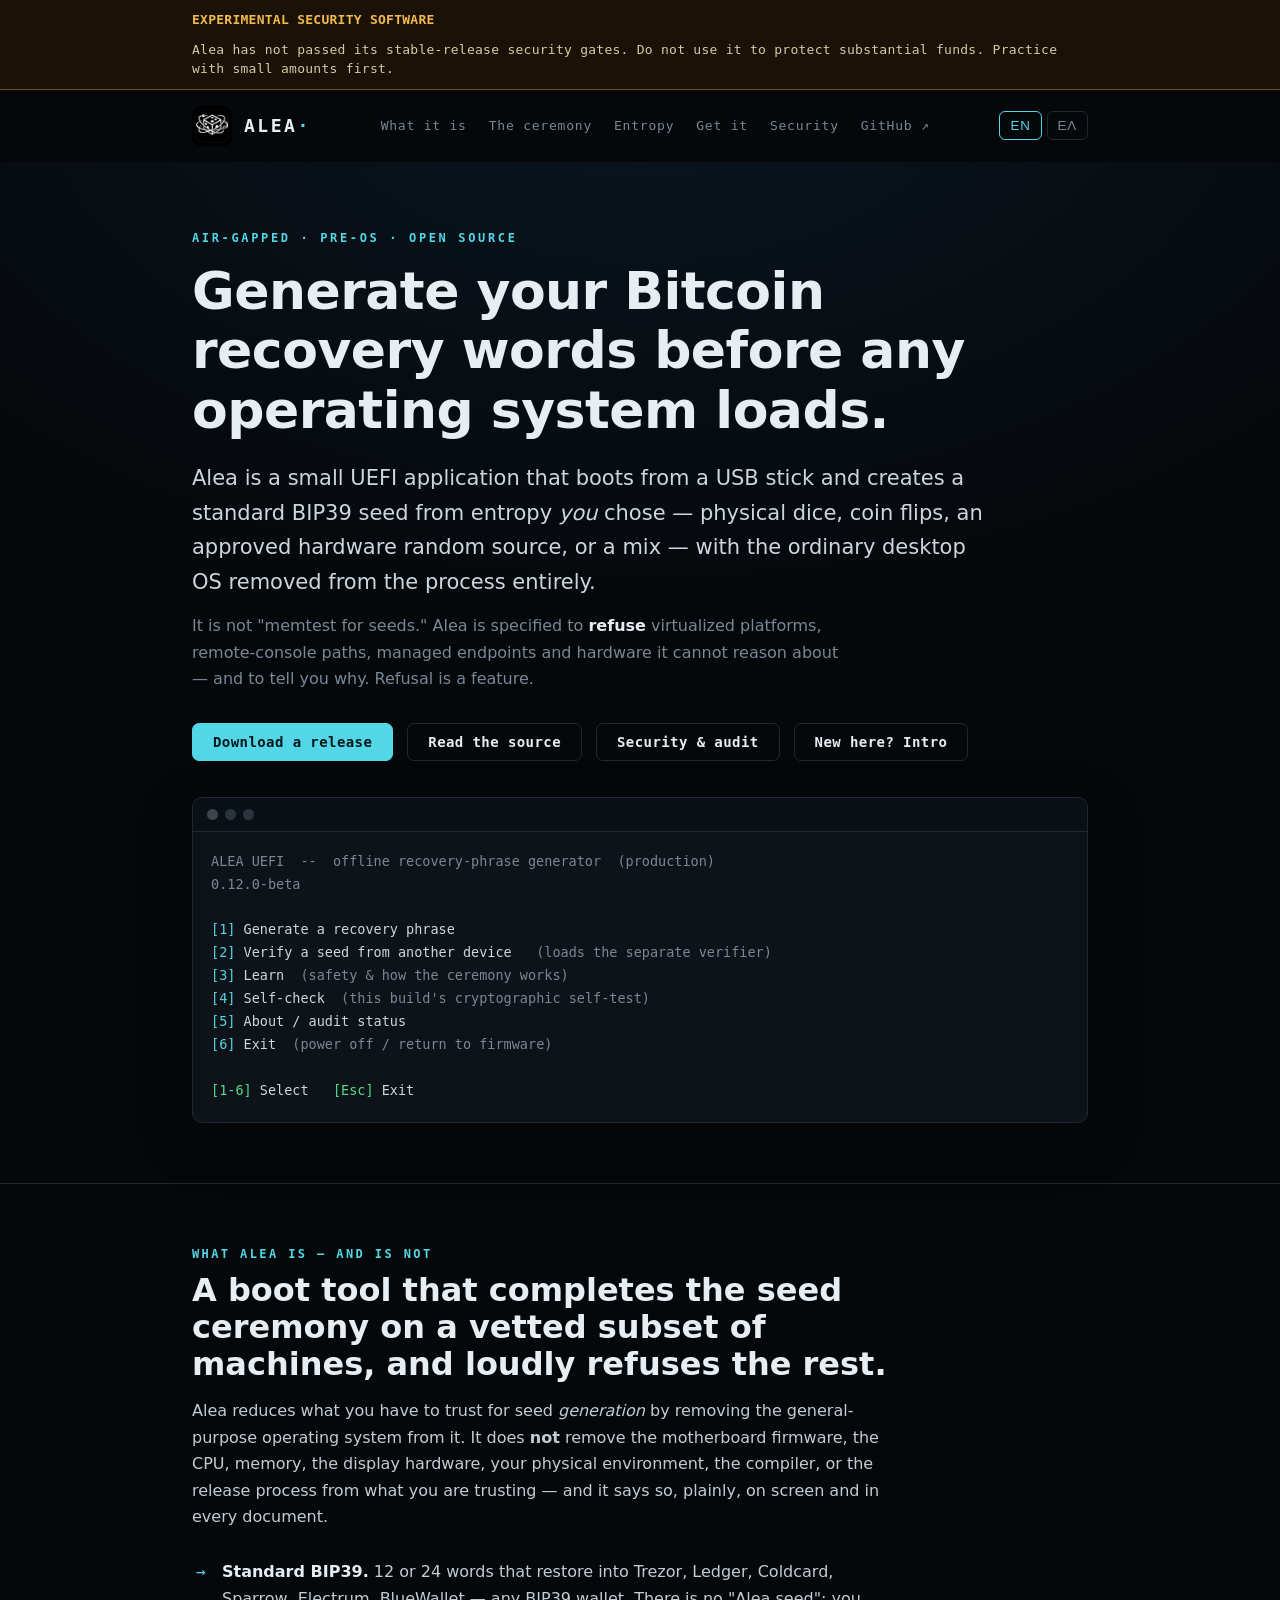
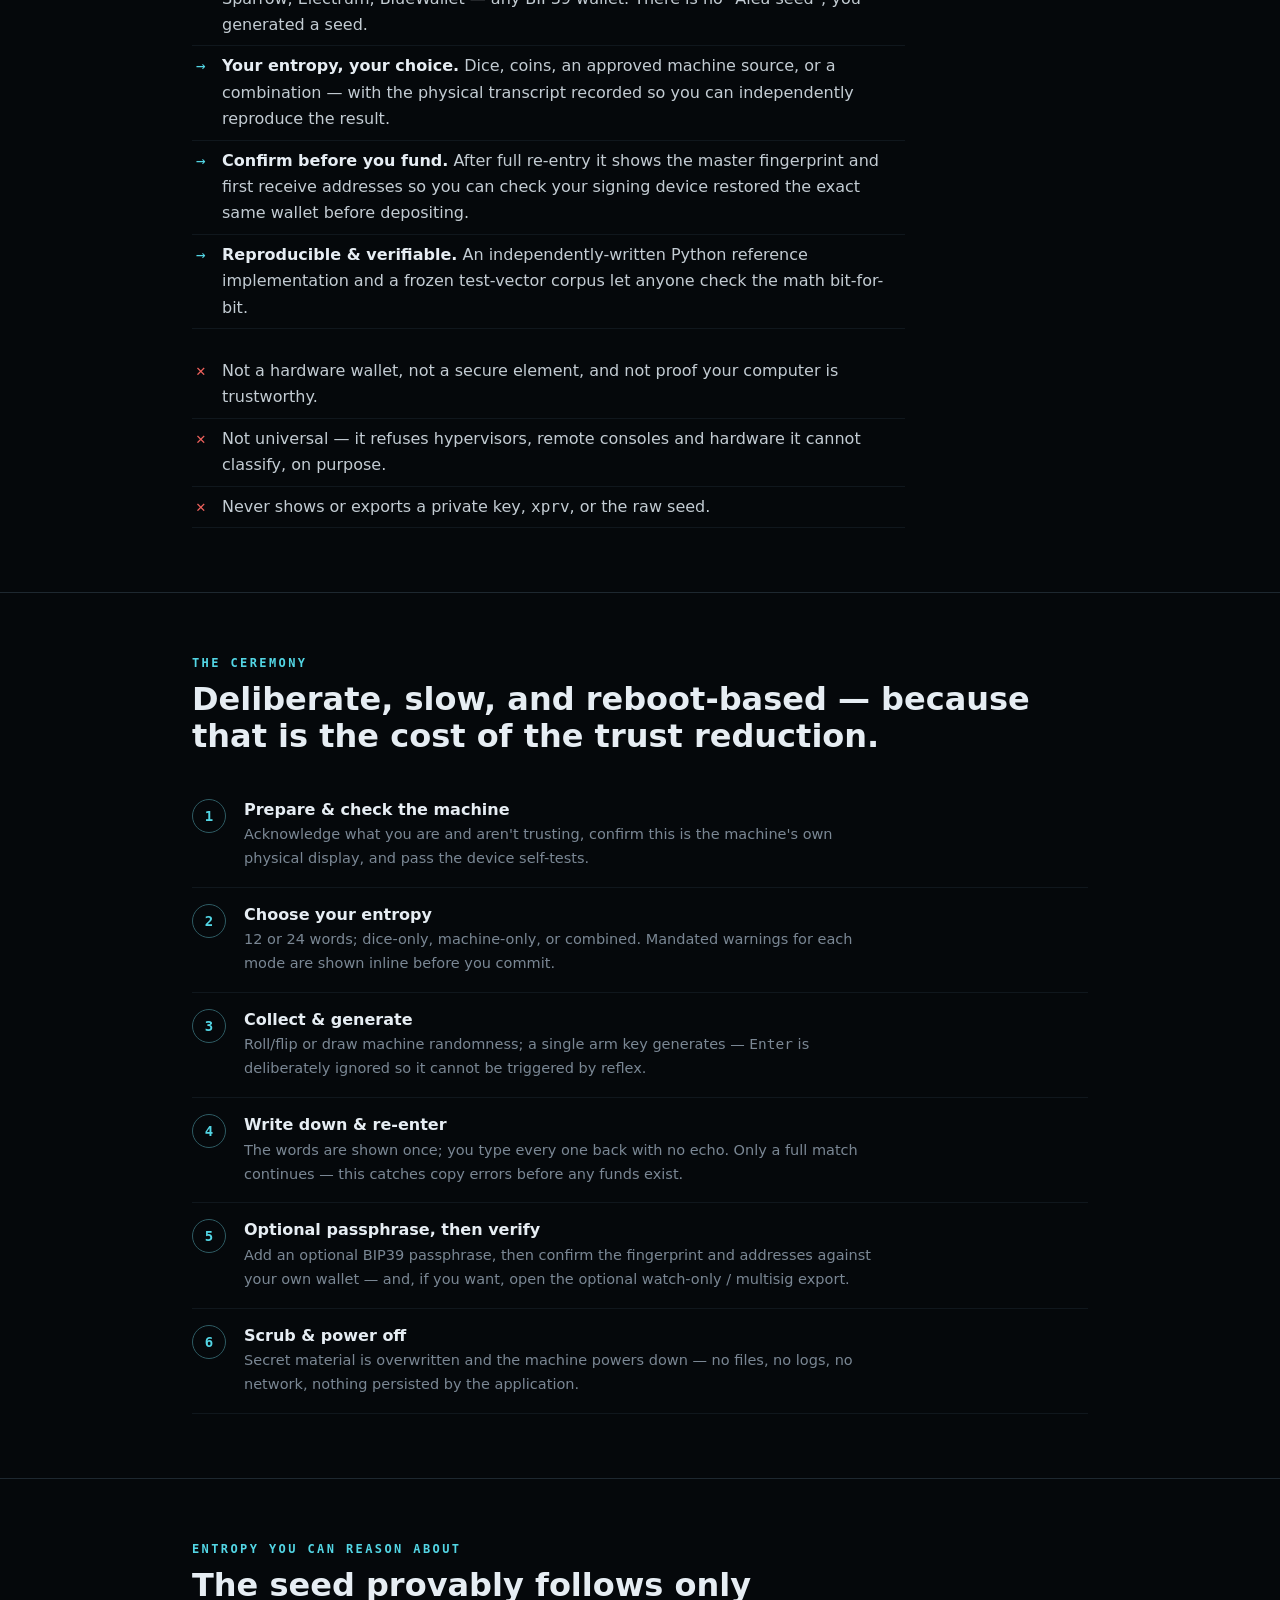
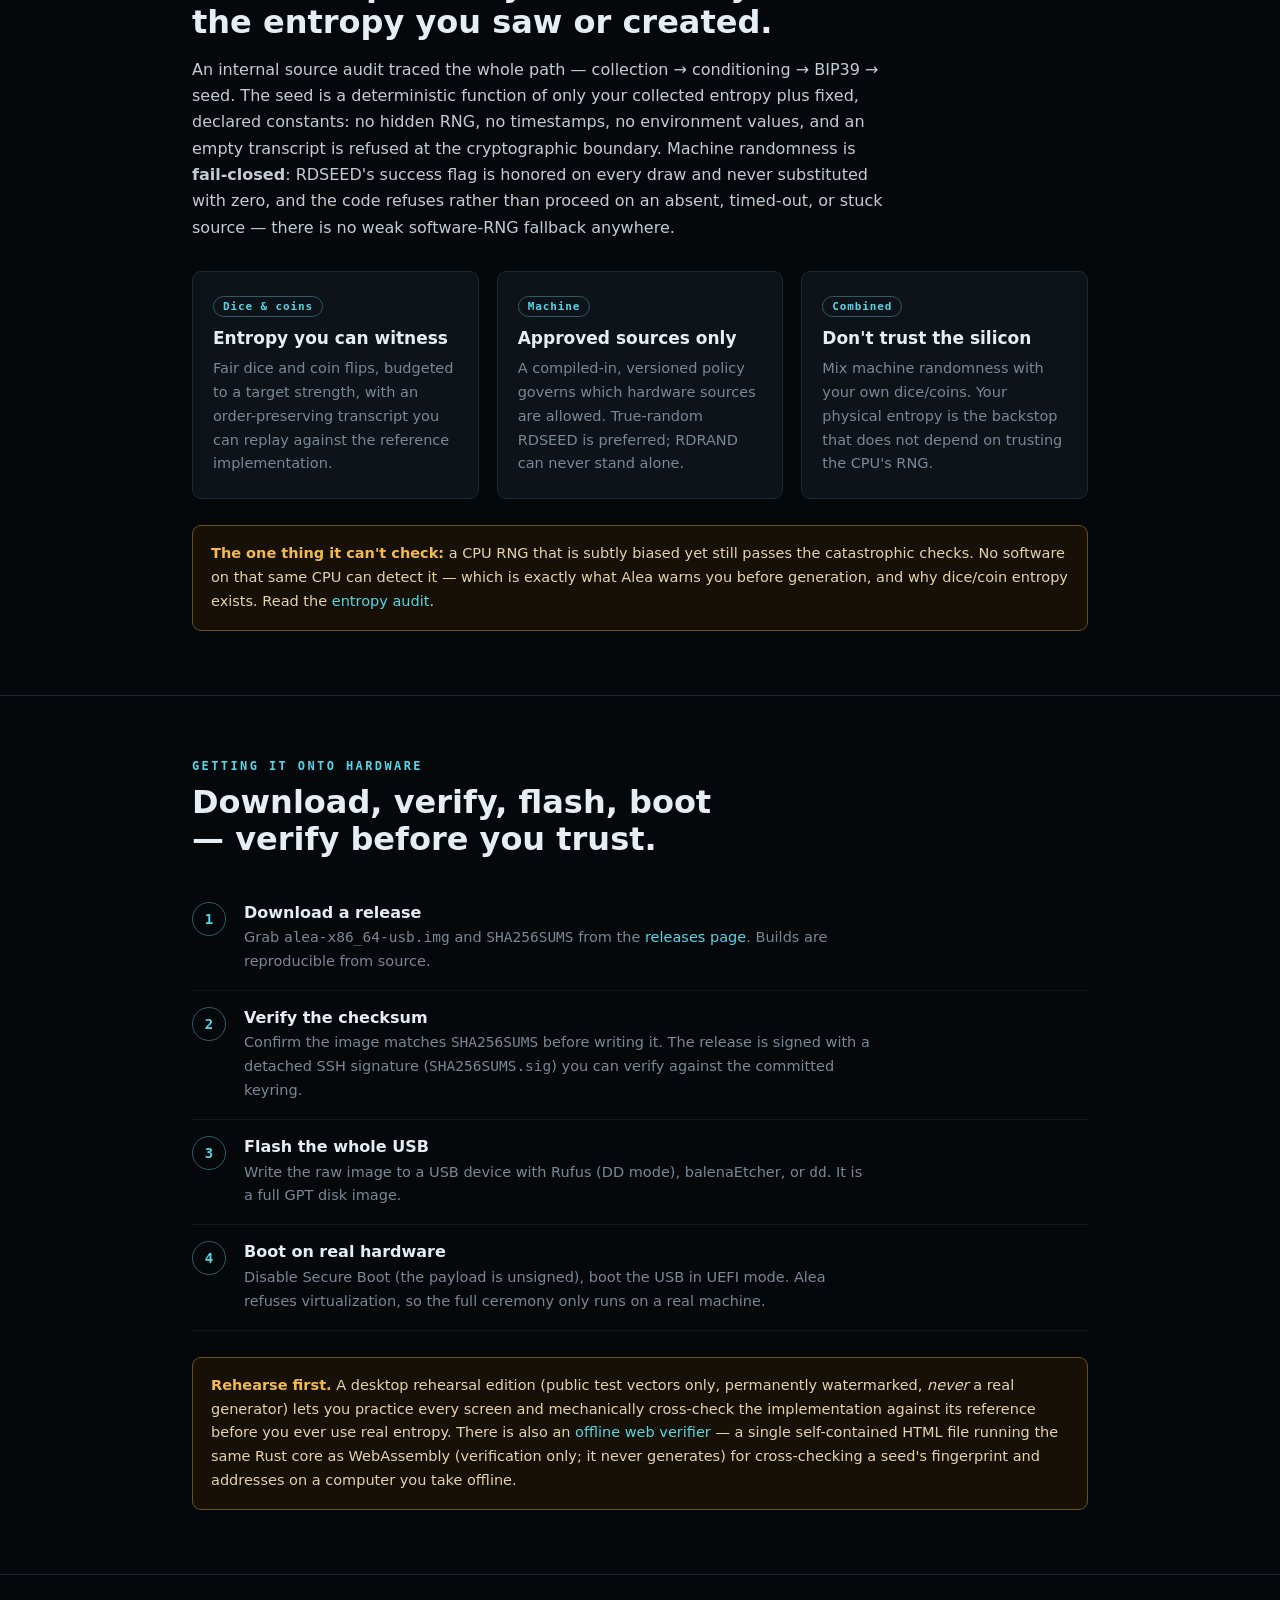
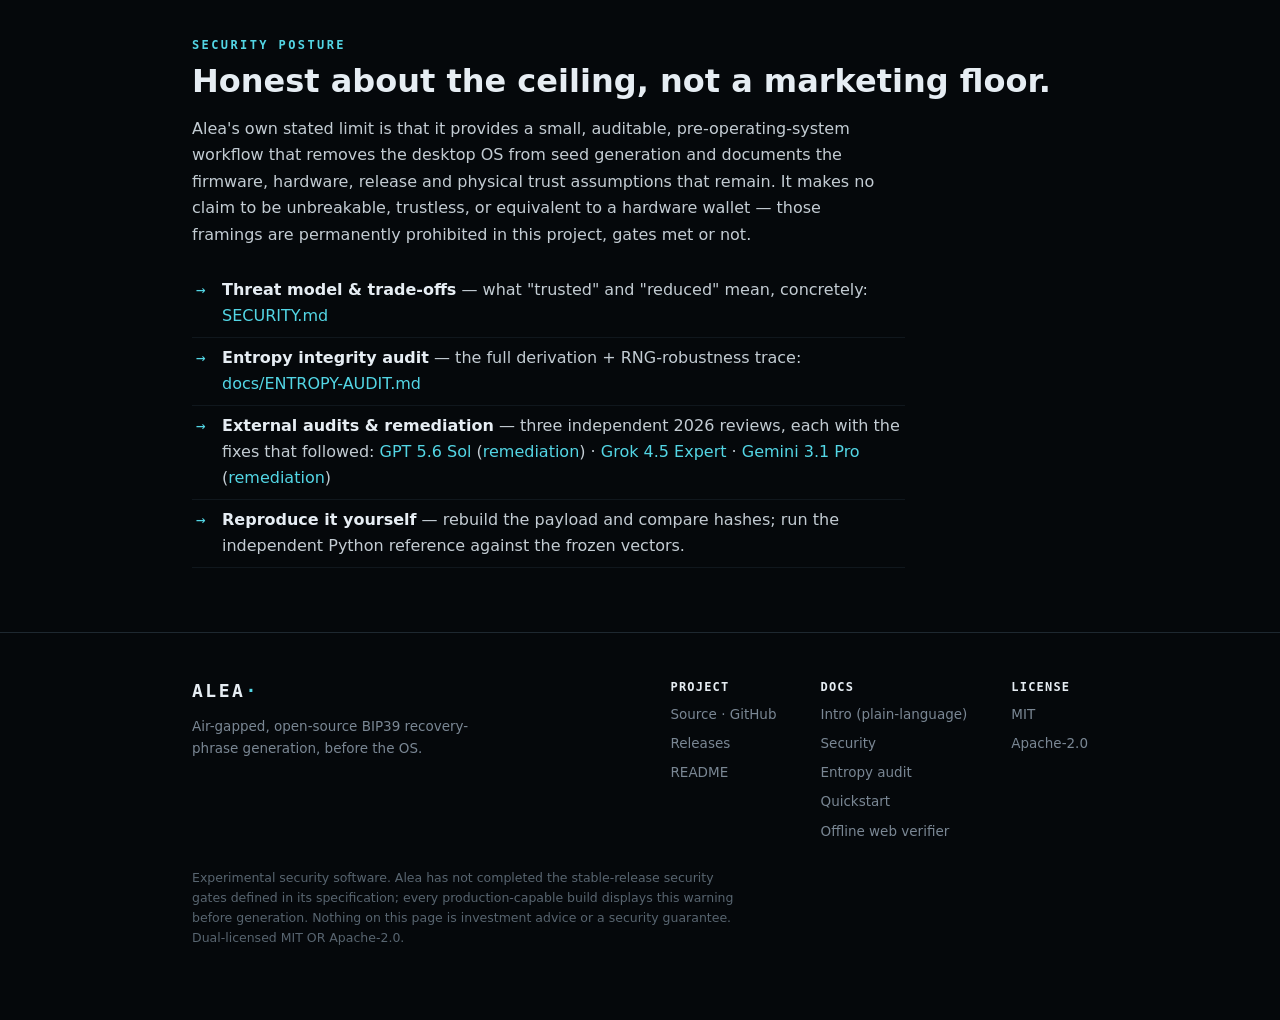
<file: site/index.html>
<!doctype html>
<html lang="en">
<head>
<meta charset="utf-8">
<meta name="viewport" content="width=device-width, initial-scale=1">
<title>Alea — air-gapped Bitcoin recovery-phrase generator</title>
<meta name="description" content="Alea is an experimental, open-source UEFI application that generates BIP39 recovery words before any operating system loads — from your own dice, coins, or an approved machine source. It refuses machines it cannot reason about, by design.">
<link rel="icon" href="favicon.ico" sizes="any">
<link rel="icon" type="image/png" href="logo.png">
<link rel="apple-touch-icon" href="apple-touch-icon.png">
<style>
  :root{
    --bg:#05080b; --panel:#0d1319; --rule:#1e2830;
    --text:#e6edf3; --cap:#7a8794; --accent:#53d6e5; --accent-dim:#2e5b63;
    --warn:#f2b94e; --ok:#57d98a; --danger:#f0625d;
    --mono:ui-monospace,"Cascadia Mono","Cascadia Code",Consolas,"DejaVu Sans Mono",monospace;
    --sans:system-ui,-apple-system,"Segoe UI",Roboto,sans-serif;
  }
  *{box-sizing:border-box}
  html{background:var(--bg);scroll-behavior:smooth}
  @media (prefers-reduced-motion:reduce){html{scroll-behavior:auto}}
  body{margin:0;color:var(--text);font:16px/1.65 var(--sans);
       -webkit-font-smoothing:antialiased;overflow-x:hidden}
  a{color:var(--accent);text-decoration:none}
  a:hover{text-decoration:underline}
  a:focus-visible,button:focus-visible{outline:2px solid var(--accent);outline-offset:2px}
  .wrap{max-width:940px;margin:0 auto;padding:0 22px}
  code,kbd,.mono{font-family:var(--mono)}
  h1,h2,h3{line-height:1.15;text-wrap:balance;font-weight:650}

  /* bilingual toggle: hide the inactive language */
  html[lang="en"] .lang-el{display:none !important}
  html[lang="el"] .lang-en{display:none !important}

  /* experimental banner */
  .exp{background:#1a1206;border-bottom:1px solid #6b4f1d;color:var(--warn);
       font:600 13px/1.5 var(--mono);letter-spacing:.02em}
  .exp .wrap{padding:10px 22px;display:flex;gap:10px;align-items:baseline;flex-wrap:wrap}
  .exp b{color:var(--warn)} .exp span{color:#d8c9a6;font-weight:400}

  /* nav */
  nav .wrap{display:flex;align-items:center;justify-content:space-between;
            padding:16px 22px;gap:16px}
  .brand{display:inline-flex;align-items:center;font:650 18px/1 var(--mono);letter-spacing:.14em;color:var(--text)}
  .brand .logo{width:40px;height:40px;border-radius:9px;margin-right:12px;display:block;flex:0 0 auto}
  .brand .dot{color:var(--accent)}
  nav ul{display:flex;gap:22px;list-style:none;margin:0;padding:0;
         font:13px/1 var(--mono);letter-spacing:.06em}
  nav ul a{color:var(--cap)} nav ul a:hover{color:var(--accent);text-decoration:none}
  .langsw{display:flex;gap:5px;font:600 12px/1 var(--mono);flex:0 0 auto}
  .langsw button{background:transparent;border:1px solid var(--rule);color:var(--cap);
    padding:6px 10px;border-radius:6px;cursor:pointer;letter-spacing:.06em}
  .langsw button[aria-pressed="true"]{border-color:var(--accent);color:var(--accent)}
  .langsw button:hover{color:var(--accent)}
  @media (max-width:620px){nav ul{display:none}}

  /* hero */
  header.hero{border-bottom:1px solid var(--rule);
    background:radial-gradient(120% 90% at 50% -10%, #0b1620 0%, var(--bg) 60%)}
  .hero .wrap{padding:70px 22px 60px}
  .eyebrow{font:600 12px/1 var(--mono);letter-spacing:.22em;text-transform:uppercase;
           color:var(--accent);margin:0 0 18px}
  .hero h1{font-size:clamp(30px,5.4vw,52px);margin:0 0 20px;letter-spacing:-.01em}
  .hero p.lede{font-size:clamp(17px,2.3vw,21px);color:#cdd6dd;max-width:60ch;margin:0 0 14px}
  .hero p.sub{color:var(--cap);max-width:64ch;margin:0 0 30px}
  .cta{display:flex;gap:14px;flex-wrap:wrap}
  .btn{display:inline-block;padding:11px 20px;border-radius:7px;font:600 14px/1 var(--mono);
       letter-spacing:.03em;border:1px solid var(--accent);color:var(--accent)}
  .btn.primary{background:var(--accent);color:#04181c;border-color:var(--accent)}
  .btn:hover{text-decoration:none;filter:brightness(1.08)}
  .btn.ghost{border-color:var(--rule);color:var(--text)}

  /* terminal card */
  .term{margin:36px 0 0;background:var(--panel);border:1px solid var(--rule);border-radius:10px;
        overflow:hidden;box-shadow:0 18px 50px rgba(0,0,0,.4)}
  .term .bar{display:flex;gap:7px;padding:11px 14px;border-bottom:1px solid var(--rule);
             background:#0a1015}
  .term .bar i{width:11px;height:11px;border-radius:50%;background:#2a343d;display:block}
  .term .bar i:first-child{background:#3a4650}
  .term pre{margin:0;padding:18px 18px 20px;font:13.5px/1.7 var(--mono);color:#cdd6dd;
            overflow-x:auto}
  .term .k{color:var(--accent)} .term .w{color:var(--warn)} .term .c{color:var(--cap)}
  .term .g{color:var(--ok)}

  /* sections */
  section{padding:64px 0;border-bottom:1px solid var(--rule)}
  .kicker{font:600 12px/1 var(--mono);letter-spacing:.2em;text-transform:uppercase;
          color:var(--accent);margin:0 0 12px}
  section h2{font-size:clamp(24px,3.4vw,32px);margin:0 0 16px}
  section p{color:#c3ccd3;max-width:68ch}
  .grid{display:grid;grid-template-columns:repeat(auto-fit,minmax(250px,1fr));gap:18px;margin-top:30px}
  .card{background:var(--panel);border:1px solid var(--rule);border-radius:9px;padding:20px 20px 22px}
  .card h3{font-size:17px;margin:0 0 8px;color:var(--text)}
  .card h3 .num{color:var(--accent-dim);font-family:var(--mono);font-size:13px;margin-right:9px}
  .card p{font-size:14.5px;color:var(--cap);margin:0}
  .card .tag{display:inline-block;font:600 11px/1 var(--mono);letter-spacing:.08em;
             color:var(--accent);border:1px solid var(--accent-dim);border-radius:99px;
             padding:4px 9px;margin-bottom:12px}

  ul.checks{list-style:none;padding:0;margin:22px 0 0;max-width:70ch}
  ul.checks li{position:relative;padding:7px 0 7px 30px;color:#c3ccd3;
               border-bottom:1px solid #10171d}
  ul.checks li::before{content:"→";position:absolute;left:4px;color:var(--accent);
                       font-family:var(--mono)}
  ul.checks li b{color:var(--text)}
  ul.refuse li::before{content:"✕";color:var(--danger)}

  .steps{counter-reset:s;margin-top:28px}
  .steps .step{display:flex;gap:18px;padding:16px 0;border-bottom:1px solid #10171d}
  .steps .step .n{counter-increment:s;flex:0 0 auto;width:34px;height:34px;border-radius:50%;
    border:1px solid var(--accent-dim);color:var(--accent);display:grid;place-items:center;
    font:600 14px/1 var(--mono)}
  .steps .step .n::before{content:counter(s)}
  .steps .step h3{margin:2px 0 4px;font-size:16px}
  .steps .step p{margin:0;font-size:14.5px;color:var(--cap)}

  .note{background:#171006;border:1px solid #6b4f1d;border-radius:9px;padding:16px 18px;
        margin-top:26px;color:#e3d3ab;font-size:14.5px}
  .note b{color:var(--warn)}

  footer{padding:48px 0 60px}
  footer .wrap{display:flex;justify-content:space-between;gap:24px;flex-wrap:wrap;
               color:var(--cap);font-size:13.5px}
  footer a{color:var(--cap)} footer a:hover{color:var(--accent)}
  footer .cols{display:flex;gap:44px;flex-wrap:wrap}
  footer .cols div{display:flex;flex-direction:column;gap:7px}
  footer .cols b{color:var(--text);font:600 12px/1 var(--mono);letter-spacing:.1em;
                 text-transform:uppercase;margin-bottom:3px}
  .fineprint{margin-top:26px;color:#586570;font-size:12.5px;max-width:70ch;line-height:1.6}
</style>
</head>
<body>

<div class="exp" role="alert">
  <div class="wrap">
    <b class="lang-en">EXPERIMENTAL SECURITY SOFTWARE</b>
    <b class="lang-el">ΠΕΙΡΑΜΑΤΙΚΟ ΛΟΓΙΣΜΙΚΟ ΑΣΦΑΛΕΙΑΣ</b>
    <span class="lang-en">Alea has not passed its stable-release security gates. Do not use it to protect substantial funds. Practice with small amounts first.</span>
    <span class="lang-el">Το Alea δεν έχει περάσει τις πύλες ασφαλείας σταθερής έκδοσης. Μην το χρησιμοποιείς για την προστασία σημαντικών κεφαλαίων. Δοκίμασε πρώτα με μικρά ποσά.</span>
  </div>
</div>

<nav>
  <div class="wrap">
    <span class="brand"><img class="logo" src="logo.png" width="40" height="40" alt="" decoding="async">ALEA<span class="dot">·</span></span>
    <ul>
      <li><a href="#what"><span class="lang-en">What it is</span><span class="lang-el">Τι είναι</span></a></li>
      <li><a href="#ceremony"><span class="lang-en">The ceremony</span><span class="lang-el">Η τελετή</span></a></li>
      <li><a href="#entropy"><span class="lang-en">Entropy</span><span class="lang-el">Εντροπία</span></a></li>
      <li><a href="#get"><span class="lang-en">Get it</span><span class="lang-el">Απόκτησέ το</span></a></li>
      <li><a href="#security"><span class="lang-en">Security</span><span class="lang-el">Ασφάλεια</span></a></li>
      <li><a href="https://github.com/Xerhs/Alea">GitHub ↗</a></li>
    </ul>
    <div class="langsw" role="group" aria-label="Language / Γλώσσα">
      <button type="button" data-lang-btn="en" aria-pressed="true">EN</button>
      <button type="button" data-lang-btn="el" aria-pressed="false">ΕΛ</button>
    </div>
  </div>
</nav>

<header class="hero">
  <div class="wrap">
    <p class="eyebrow lang-en">Air-gapped · Pre-OS · Open source</p>
    <p class="eyebrow lang-el">Απομονωμένο · Πριν το λειτουργικό · Ανοιχτού κώδικα</p>
    <h1 class="lang-en">Generate your Bitcoin recovery words before any operating system loads.</h1>
    <h1 class="lang-el">Δημιούργησε τις λέξεις ανάκτησης Bitcoin πριν φορτώσει οποιοδήποτε λειτουργικό σύστημα.</h1>
    <p class="lede lang-en">Alea is a small UEFI application that boots from a USB stick and creates a standard BIP39 seed from entropy <em>you</em> chose — physical dice, coin flips, an approved hardware random source, or a mix — with the ordinary desktop OS removed from the process entirely.</p>
    <p class="lede lang-el">Το Alea είναι μια μικρή εφαρμογή UEFI που εκκινεί από ένα στικάκι USB και δημιουργεί μια τυπική φράση BIP39 από εντροπία που επέλεξες <em>εσύ</em> — φυσικά ζάρια, ρίψεις νομίσματος, μια εγκεκριμένη πηγή τυχαιότητας του υπολογιστή, ή έναν συνδυασμό — αφαιρώντας εντελώς το συνηθισμένο λειτουργικό σύστημα από τη διαδικασία.</p>
    <p class="sub lang-en">It is not "memtest for seeds." Alea is specified to <b style="color:var(--text)">refuse</b> virtualized platforms, remote-console paths, managed endpoints and hardware it cannot reason about — and to tell you why. Refusal is a feature.</p>
    <p class="sub lang-el">Δεν είναι «memtest για φράσεις». Το Alea είναι σχεδιασμένο να <b style="color:var(--text)">απορρίπτει</b> εικονικές πλατφόρμες, διαδρομές απομακρυσμένης κονσόλας, διαχειριζόμενες συσκευές και υλικό που δεν μπορεί να αξιολογήσει — και να σου εξηγεί γιατί. Η άρνηση είναι χαρακτηριστικό, όχι σφάλμα.</p>
    <div class="cta">
      <a class="btn primary" href="https://github.com/Xerhs/Alea/releases"><span class="lang-en">Download a release</span><span class="lang-el">Κατέβασε μια έκδοση</span></a>
      <a class="btn ghost" href="https://github.com/Xerhs/Alea"><span class="lang-en">Read the source</span><span class="lang-el">Δες τον πηγαίο κώδικα</span></a>
      <a class="btn ghost" href="#security"><span class="lang-en">Security &amp; audit</span><span class="lang-el">Ασφάλεια &amp; έλεγχος</span></a>
      <a class="btn ghost" href="explained.html"><span class="lang-en">New here? Intro</span><span class="lang-el">Νέος εδώ; Εισαγωγή</span></a>
    </div>

    <div class="term" aria-hidden="true">
      <div class="bar"><i></i><i></i><i></i></div>
      <pre><span class="c">ALEA UEFI  --  offline recovery-phrase generator  (production)</span>
<span class="c">0.12.0-beta</span>

<span class="k">[1]</span> Generate a recovery phrase
<span class="k">[2]</span> Verify a seed from another device   <span class="c">(loads the separate verifier)</span>
<span class="k">[3]</span> Learn  <span class="c">(safety &amp; how the ceremony works)</span>
<span class="k">[4]</span> Self-check  <span class="c">(this build's cryptographic self-test)</span>
<span class="k">[5]</span> About / audit status
<span class="k">[6]</span> Exit  <span class="c">(power off / return to firmware)</span>

<span class="g">[1-6]</span> Select   <span class="g">[Esc]</span> Exit</pre>
    </div>
  </div>
</header>

<section id="what">
  <div class="wrap">
    <p class="kicker lang-en">What Alea is — and is not</p>
    <p class="kicker lang-el">Τι είναι — και τι δεν είναι το Alea</p>
    <h2 class="lang-en">A boot tool that completes the seed ceremony on a vetted subset of machines, and loudly refuses the rest.</h2>
    <h2 class="lang-el">Ένα εργαλείο εκκίνησης που ολοκληρώνει την τελετή δημιουργίας φράσης σε ένα ελεγμένο υποσύνολο μηχανημάτων, και απορρίπτει ηχηρά τα υπόλοιπα.</h2>
    <p class="lang-en">Alea reduces what you have to trust for seed <em>generation</em> by removing the general-purpose operating system from it. It does <b>not</b> remove the motherboard firmware, the CPU, memory, the display hardware, your physical environment, the compiler, or the release process from what you are trusting — and it says so, plainly, on screen and in every document.</p>
    <p class="lang-el">Το Alea μειώνει αυτά που πρέπει να εμπιστευτείς για τη <em>δημιουργία</em> της φράσης, αφαιρώντας το γενικής χρήσης λειτουργικό σύστημα. <b>Δεν</b> αφαιρεί το firmware της μητρικής, την CPU, τη μνήμη, το υλικό της οθόνης, το φυσικό σου περιβάλλον, τον μεταγλωττιστή ή τη διαδικασία έκδοσης από αυτά που εμπιστεύεσαι — και το δηλώνει ξεκάθαρα, στην οθόνη και σε κάθε έγγραφο.</p>
    <ul class="checks">
      <li class="lang-en"><b>Standard BIP39.</b> 12 or 24 words that restore into Trezor, Ledger, Coldcard, Sparrow, Electrum, BlueWallet — any BIP39 wallet. There is no "Alea seed"; you generated a seed.</li>
      <li class="lang-el"><b>Τυπικό BIP39.</b> 12 ή 24 λέξεις που επαναφέρονται σε Trezor, Ledger, Coldcard, Sparrow, Electrum, BlueWallet — οποιοδήποτε πορτοφόλι BIP39. Δεν υπάρχει «φράση Alea»· δημιούργησες μια τυπική φράση.</li>
      <li class="lang-en"><b>Your entropy, your choice.</b> Dice, coins, an approved machine source, or a combination — with the physical transcript recorded so you can independently reproduce the result.</li>
      <li class="lang-el"><b>Η δική σου εντροπία, η δική σου επιλογή.</b> Ζάρια, νομίσματα, μια εγκεκριμένη πηγή μηχανήματος ή συνδυασμός — με το φυσικό ιστορικό καταγεγραμμένο ώστε να αναπαράγεις ανεξάρτητα το αποτέλεσμα.</li>
      <li class="lang-en"><b>Confirm before you fund.</b> After full re-entry it shows the master fingerprint and first receive addresses so you can check your signing device restored the exact same wallet before depositing.</li>
      <li class="lang-el"><b>Επιβεβαίωσε πριν καταθέσεις.</b> Μετά την πλήρη επανεισαγωγή εμφανίζει το αποτύπωμα (fingerprint) και τις πρώτες διευθύνσεις λήψης, ώστε να ελέγξεις ότι η συσκευή υπογραφής σου επανέφερε ακριβώς το ίδιο πορτοφόλι πριν καταθέσεις.</li>
      <li class="lang-en"><b>Reproducible &amp; verifiable.</b> An independently-written Python reference implementation and a frozen test-vector corpus let anyone check the math bit-for-bit.</li>
      <li class="lang-el"><b>Αναπαραγώγιμο &amp; επαληθεύσιμο.</b> Μια ανεξάρτητα γραμμένη υλοποίηση αναφοράς σε Python και ένα παγωμένο σύνολο διανυσμάτων ελέγχου επιτρέπουν στον καθένα να ελέγξει τους υπολογισμούς bit προς bit.</li>
    </ul>
    <ul class="checks refuse">
      <li class="lang-en">Not a hardware wallet, not a secure element, and not proof your computer is trustworthy.</li>
      <li class="lang-el">Δεν είναι hardware wallet, δεν είναι secure element, και δεν αποδεικνύει ότι ο υπολογιστής σου είναι αξιόπιστος.</li>
      <li class="lang-en">Not universal — it refuses hypervisors, remote consoles and hardware it cannot classify, on purpose.</li>
      <li class="lang-el">Δεν είναι καθολικό — απορρίπτει hypervisors, απομακρυσμένες κονσόλες και υλικό που δεν μπορεί να ταξινομήσει, σκόπιμα.</li>
      <li class="lang-en">Never shows or exports a private key, <code>xprv</code>, or the raw seed.</li>
      <li class="lang-el">Ποτέ δεν εμφανίζει ή εξάγει ιδιωτικό κλειδί, <code>xprv</code>, ή το ακατέργαστο seed.</li>
    </ul>
  </div>
</section>

<section id="ceremony">
  <div class="wrap">
    <p class="kicker lang-en">The ceremony</p>
    <p class="kicker lang-el">Η τελετή</p>
    <h2 class="lang-en">Deliberate, slow, and reboot-based — because that is the cost of the trust reduction.</h2>
    <h2 class="lang-el">Σκόπιμα αργή και βασισμένη σε επανεκκινήσεις — γιατί αυτό είναι το κόστος της μείωσης της εμπιστοσύνης.</h2>
    <div class="steps">
      <div class="step"><span class="n"></span><div><h3 class="lang-en">Prepare &amp; check the machine</h3><h3 class="lang-el">Προετοίμασε &amp; έλεγξε το μηχάνημα</h3><p class="lang-en">Acknowledge what you are and aren't trusting, confirm this is the machine's own physical display, and pass the device self-tests.</p><p class="lang-el">Αναγνώρισε τι εμπιστεύεσαι και τι όχι, επιβεβαίωσε ότι αυτή είναι η φυσική οθόνη του ίδιου του μηχανήματος, και πέρασε τους αυτοελέγχους της συσκευής.</p></div></div>
      <div class="step"><span class="n"></span><div><h3 class="lang-en">Choose your entropy</h3><h3 class="lang-el">Επίλεξε την εντροπία σου</h3><p class="lang-en">12 or 24 words; dice-only, machine-only, or combined. Mandated warnings for each mode are shown inline before you commit.</p><p class="lang-el">12 ή 24 λέξεις· μόνο ζάρια, μόνο μηχάνημα, ή συνδυασμός. Οι υποχρεωτικές προειδοποιήσεις για κάθε λειτουργία εμφανίζονται πριν δεσμευτείς.</p></div></div>
      <div class="step"><span class="n"></span><div><h3 class="lang-en">Collect &amp; generate</h3><h3 class="lang-el">Συγκέντρωσε &amp; δημιούργησε</h3><p class="lang-en">Roll/flip or draw machine randomness; a single arm key generates — <code>Enter</code> is deliberately ignored so it cannot be triggered by reflex.</p><p class="lang-el">Ρίξε ζάρια/νομίσματα ή άντλησε τυχαιότητα μηχανήματος· ένα μόνο πλήκτρο ενεργοποίησης δημιουργεί — το <code>Enter</code> αγνοείται σκόπιμα ώστε να μην ενεργοποιηθεί αντανακλαστικά.</p></div></div>
      <div class="step"><span class="n"></span><div><h3 class="lang-en">Write down &amp; re-enter</h3><h3 class="lang-el">Κατέγραψε &amp; επανεισήγαγε</h3><p class="lang-en">The words are shown once; you type every one back with no echo. Only a full match continues — this catches copy errors before any funds exist.</p><p class="lang-el">Οι λέξεις εμφανίζονται μία φορά· τις πληκτρολογείς όλες ξανά χωρίς να εμφανίζονται. Μόνο η πλήρης αντιστοίχιση συνεχίζει — έτσι εντοπίζονται λάθη αντιγραφής πριν υπάρξουν κεφάλαια.</p></div></div>
      <div class="step"><span class="n"></span><div><h3 class="lang-en">Optional passphrase, then verify</h3><h3 class="lang-el">Προαιρετική passphrase, μετά επαλήθευση</h3><p class="lang-en">Add an optional BIP39 passphrase, then confirm the fingerprint and addresses against your own wallet — and, if you want, open the optional watch-only / multisig export.</p><p class="lang-el">Πρόσθεσε μια προαιρετική passphrase BIP39, μετά επιβεβαίωσε το αποτύπωμα και τις διευθύνσεις με το δικό σου πορτοφόλι — και, αν θέλεις, άνοιξε την προαιρετική εξαγωγή watch-only / multisig.</p></div></div>
      <div class="step"><span class="n"></span><div><h3 class="lang-en">Scrub &amp; power off</h3><h3 class="lang-el">Καθαρισμός &amp; απενεργοποίηση</h3><p class="lang-en">Secret material is overwritten and the machine powers down — no files, no logs, no network, nothing persisted by the application.</p><p class="lang-el">Το μυστικό υλικό διαγράφεται (overwrite) και το μηχάνημα σβήνει — κανένα αρχείο, κανένα log, κανένα δίκτυο, τίποτα δεν αποθηκεύεται από την εφαρμογή.</p></div></div>
    </div>
  </div>
</section>

<section id="entropy">
  <div class="wrap">
    <p class="kicker lang-en">Entropy you can reason about</p>
    <p class="kicker lang-el">Εντροπία που μπορείς να κατανοήσεις</p>
    <h2 class="lang-en">The seed provably follows only the entropy you saw or created.</h2>
    <h2 class="lang-el">Η φράση προκύπτει αποδεδειγμένα μόνο από την εντροπία που είδες ή δημιούργησες.</h2>
    <p class="lang-en">An internal source audit traced the whole path — collection → conditioning → BIP39 → seed. The seed is a deterministic function of only your collected entropy plus fixed, declared constants: no hidden RNG, no timestamps, no environment values, and an empty transcript is refused at the cryptographic boundary. Machine randomness is <b>fail-closed</b>: RDSEED's success flag is honored on every draw and never substituted with zero, and the code refuses rather than proceed on an absent, timed-out, or stuck source — there is no weak software-RNG fallback anywhere.</p>
    <p class="lang-el">Ένας εσωτερικός έλεγχος πηγής ιχνηλάτησε όλη τη διαδρομή — συλλογή → επεξεργασία → BIP39 → seed. Η φράση είναι ντετερμινιστική συνάρτηση μόνο της εντροπίας που συνέλεξες συν σταθερές, δηλωμένες τιμές: κανένας κρυφός RNG, καμία χρονοσφραγίδα, καμία τιμή περιβάλλοντος, και ένα κενό ιστορικό απορρίπτεται στο κρυπτογραφικό όριο. Η τυχαιότητα μηχανήματος είναι <b>fail-closed</b>: η σημαία επιτυχίας του RDSEED τηρείται σε κάθε άντληση και ποτέ δεν αντικαθίσταται με μηδενικά, και ο κώδικας αρνείται αντί να συνεχίσει σε απούσα, ληγμένη ή κολλημένη πηγή — δεν υπάρχει πουθενά αδύναμο εφεδρικό λογισμικό RNG.</p>
    <div class="grid">
      <div class="card"><span class="tag">Dice &amp; coins</span><h3 class="lang-en">Entropy you can witness</h3><h3 class="lang-el">Εντροπία που μπορείς να δεις</h3><p class="lang-en">Fair dice and coin flips, budgeted to a target strength, with an order-preserving transcript you can replay against the reference implementation.</p><p class="lang-el">Δίκαια ζάρια και ρίψεις νομίσματος, υπολογισμένα σε στόχο ισχύος, με ιστορικό που διατηρεί τη σειρά και μπορείς να το αναπαράγεις με την υλοποίηση αναφοράς.</p></div>
      <div class="card"><span class="tag">Machine</span><h3 class="lang-en">Approved sources only</h3><h3 class="lang-el">Μόνο εγκεκριμένες πηγές</h3><p class="lang-en">A compiled-in, versioned policy governs which hardware sources are allowed. True-random RDSEED is preferred; RDRAND can never stand alone.</p><p class="lang-el">Μια ενσωματωμένη, εκδοσιοποιημένη πολιτική καθορίζει ποιες πηγές υλικού επιτρέπονται. Το πραγματικά τυχαίο RDSEED προτιμάται· το RDRAND δεν μπορεί ποτέ να σταθεί μόνο του.</p></div>
      <div class="card"><span class="tag">Combined</span><h3 class="lang-en">Don't trust the silicon</h3><h3 class="lang-el">Μην εμπιστεύεσαι το πυρίτιο</h3><p class="lang-en">Mix machine randomness with your own dice/coins. Your physical entropy is the backstop that does not depend on trusting the CPU's RNG.</p><p class="lang-el">Ανάμειξε την τυχαιότητα του μηχανήματος με τα δικά σου ζάρια/νομίσματα. Η φυσική σου εντροπία είναι το δίχτυ ασφαλείας που δεν εξαρτάται από την εμπιστοσύνη στον RNG της CPU.</p></div>
    </div>
    <div class="note lang-en"><b>The one thing it can't check:</b> a CPU RNG that is subtly biased yet still passes the catastrophic checks. No software on that same CPU can detect it — which is exactly what Alea warns you before generation, and why dice/coin entropy exists. Read the <a href="https://github.com/Xerhs/Alea/blob/master/docs/ENTROPY-AUDIT.md">entropy audit</a>.</div>
    <div class="note lang-el"><b>Το ένα πράγμα που δεν μπορεί να ελέγξει:</b> έναν RNG της CPU που είναι διακριτικά προκατειλημμένος αλλά περνά τους ελέγχους καταστροφικής αστοχίας. Κανένα λογισμικό στην ίδια CPU δεν μπορεί να το εντοπίσει — γι' αυτό ακριβώς το Alea σε προειδοποιεί πριν τη δημιουργία, και γι' αυτό υπάρχει η εντροπία από ζάρια/νομίσματα. Διάβασε τον <a href="https://github.com/Xerhs/Alea/blob/master/docs/ENTROPY-AUDIT.md">έλεγχο εντροπίας</a>.</div>
  </div>
</section>

<section id="get">
  <div class="wrap">
    <p class="kicker lang-en">Getting it onto hardware</p>
    <p class="kicker lang-el">Πώς να το βάλεις σε υλικό</p>
    <h2 class="lang-en">Download, verify, flash, boot — verify before you trust.</h2>
    <h2 class="lang-el">Κατέβασε, επαλήθευσε, γράψε στο USB, εκκίνησε — επαλήθευσε πριν εμπιστευτείς.</h2>
    <div class="steps">
      <div class="step"><span class="n"></span><div><h3 class="lang-en">Download a release</h3><h3 class="lang-el">Κατέβασε μια έκδοση</h3><p class="lang-en">Grab <code>alea-x86_64-usb.img</code> and <code>SHA256SUMS</code> from the <a href="https://github.com/Xerhs/Alea/releases">releases page</a>. Builds are reproducible from source.</p><p class="lang-el">Πάρε το <code>alea-x86_64-usb.img</code> και το <code>SHA256SUMS</code> από τη <a href="https://github.com/Xerhs/Alea/releases">σελίδα εκδόσεων</a>. Οι εκδόσεις είναι αναπαραγώγιμες από τον πηγαίο κώδικα.</p></div></div>
      <div class="step"><span class="n"></span><div><h3 class="lang-en">Verify the checksum</h3><h3 class="lang-el">Επαλήθευσε το checksum</h3><p class="lang-en">Confirm the image matches <code>SHA256SUMS</code> before writing it. The release is signed with a detached SSH signature (<code>SHA256SUMS.sig</code>) you can verify against the committed keyring.</p><p class="lang-el">Επιβεβαίωσε ότι η εικόνα ταιριάζει με το <code>SHA256SUMS</code> πριν τη γράψεις. Η έκδοση υπογράφεται με αποσπασμένη υπογραφή SSH (<code>SHA256SUMS.sig</code>) που μπορείς να επαληθεύσεις με το keyring του αποθετηρίου.</p></div></div>
      <div class="step"><span class="n"></span><div><h3 class="lang-en">Flash the whole USB</h3><h3 class="lang-el">Γράψε ολόκληρο το USB</h3><p class="lang-en">Write the raw image to a USB device with Rufus (DD mode), balenaEtcher, or <code>dd</code>. It is a full GPT disk image.</p><p class="lang-el">Γράψε την ακατέργαστη εικόνα σε συσκευή USB με Rufus (λειτουργία DD), balenaEtcher, ή <code>dd</code>. Είναι μια πλήρης εικόνα δίσκου GPT.</p></div></div>
      <div class="step"><span class="n"></span><div><h3 class="lang-en">Boot on real hardware</h3><h3 class="lang-el">Εκκίνησε σε πραγματικό υλικό</h3><p class="lang-en">Disable Secure Boot (the payload is unsigned), boot the USB in UEFI mode. Alea refuses virtualization, so the full ceremony only runs on a real machine.</p><p class="lang-el">Απενεργοποίησε το Secure Boot (το φορτίο είναι ανυπόγραφο), εκκίνησε το USB σε λειτουργία UEFI. Το Alea απορρίπτει την εικονικοποίηση, οπότε η πλήρης τελετή τρέχει μόνο σε πραγματικό μηχάνημα.</p></div></div>
    </div>
    <div class="note lang-en"><b>Rehearse first.</b> A desktop rehearsal edition (public test vectors only, permanently watermarked, <em>never</em> a real generator) lets you practice every screen and mechanically cross-check the implementation against its reference before you ever use real entropy. There is also an <a href="https://github.com/Xerhs/Alea/tree/master/web">offline web verifier</a> — a single self-contained HTML file running the same Rust core as WebAssembly (verification only; it never generates) for cross-checking a seed's fingerprint and addresses on a computer you take offline.</div>
    <div class="note lang-el"><b>Δοκίμασε πρώτα.</b> Μια έκδοση εξάσκησης για desktop (μόνο δημόσια διανύσματα ελέγχου, μόνιμα υδατογραφημένη, <em>ποτέ</em> πραγματική γεννήτρια) σου επιτρέπει να εξασκηθείς σε κάθε οθόνη και να διασταυρώσεις μηχανικά την υλοποίηση με την αναφορά της πριν χρησιμοποιήσεις ποτέ πραγματική εντροπία. Υπάρχει επίσης ένας <a href="https://github.com/Xerhs/Alea/tree/master/web">offline web verifier</a> — ένα μόνο αυτοτελές αρχείο HTML που τρέχει τον ίδιο πυρήνα Rust ως WebAssembly (μόνο επαλήθευση· ποτέ δεν δημιουργεί) για διασταύρωση του αποτυπώματος και των διευθύνσεων μιας φράσης σε έναν υπολογιστή που παίρνεις offline.</div>
  </div>
</section>

<section id="security">
  <div class="wrap">
    <p class="kicker lang-en">Security posture</p>
    <p class="kicker lang-el">Στάση ασφαλείας</p>
    <h2 class="lang-en">Honest about the ceiling, not a marketing floor.</h2>
    <h2 class="lang-el">Ειλικρινές για το ανώτατο όριο, όχι ένα μάρκετινγκ κατώφλι.</h2>
    <p class="lang-en">Alea's own stated limit is that it provides a small, auditable, pre-operating-system workflow that removes the desktop OS from seed generation and documents the firmware, hardware, release and physical trust assumptions that remain. It makes no claim to be unbreakable, trustless, or equivalent to a hardware wallet — those framings are permanently prohibited in this project, gates met or not.</p>
    <p class="lang-el">Το δηλωμένο όριο του ίδιου του Alea είναι ότι παρέχει μια μικρή, ελέγξιμη ροή εργασίας πριν το λειτουργικό σύστημα, που αφαιρεί το desktop OS από τη δημιουργία της φράσης και τεκμηριώνει τις παραδοχές εμπιστοσύνης που παραμένουν για firmware, υλικό, έκδοση και φυσικό περιβάλλον. Δεν ισχυρίζεται ότι είναι άθραυστο, trustless, ή ισοδύναμο με hardware wallet — αυτές οι διατυπώσεις απαγορεύονται μόνιμα σε αυτό το έργο, είτε έχουν επιτευχθεί οι πύλες είτε όχι.</p>
    <ul class="checks">
      <li class="lang-en"><b>Threat model &amp; trade-offs</b> — what "trusted" and "reduced" mean, concretely: <a href="https://github.com/Xerhs/Alea/blob/master/SECURITY.md">SECURITY.md</a></li>
      <li class="lang-el"><b>Μοντέλο απειλών &amp; αντισταθμίσεις</b> — τι σημαίνουν συγκεκριμένα το «trusted» και το «reduced»: <a href="https://github.com/Xerhs/Alea/blob/master/SECURITY.md">SECURITY.md</a></li>
      <li class="lang-en"><b>Entropy integrity audit</b> — the full derivation + RNG-robustness trace: <a href="https://github.com/Xerhs/Alea/blob/master/docs/ENTROPY-AUDIT.md">docs/ENTROPY-AUDIT.md</a></li>
      <li class="lang-el"><b>Έλεγχος ακεραιότητας εντροπίας</b> — η πλήρης παραγωγή + ιχνηλάτηση αντοχής RNG: <a href="https://github.com/Xerhs/Alea/blob/master/docs/ENTROPY-AUDIT.md">docs/ENTROPY-AUDIT.md</a></li>
      <li class="lang-en"><b>External audits &amp; remediation</b> — three independent 2026 reviews, each with the fixes that followed: <a href="https://github.com/Xerhs/Alea/blob/master/docs/GPT-5.6-SOL-AUDIT-2026-08-09.md">GPT 5.6 Sol</a> (<a href="https://github.com/Xerhs/Alea/blob/master/docs/AFTER-AUDIT-REMEDIATION-2026-08-09.md">remediation</a>) · <a href="https://github.com/Xerhs/Alea/blob/master/docs/GROK-4.5-EXPERT-AUDIT-2026-08-11.md">Grok 4.5 Expert</a> · <a href="https://github.com/Xerhs/Alea/blob/master/docs/GEMINI-3.1-PRO-AUDIT-2026-08-11.md">Gemini 3.1 Pro</a> (<a href="https://github.com/Xerhs/Alea/blob/master/docs/AFTER-GEMINI-AUDIT-REMEDIATION-2026-08-11.md">remediation</a>)</li>
      <li class="lang-el"><b>Εξωτερικοί έλεγχοι &amp; αποκατάσταση</b> — τρεις ανεξάρτητοι έλεγχοι του 2026, ο καθένας με τις διορθώσεις που ακολούθησαν: <a href="https://github.com/Xerhs/Alea/blob/master/docs/GPT-5.6-SOL-AUDIT-2026-08-09.md">GPT 5.6 Sol</a> (<a href="https://github.com/Xerhs/Alea/blob/master/docs/AFTER-AUDIT-REMEDIATION-2026-08-09.md">αποκατάσταση</a>) · <a href="https://github.com/Xerhs/Alea/blob/master/docs/GROK-4.5-EXPERT-AUDIT-2026-08-11.md">Grok 4.5 Expert</a> · <a href="https://github.com/Xerhs/Alea/blob/master/docs/GEMINI-3.1-PRO-AUDIT-2026-08-11.md">Gemini 3.1 Pro</a> (<a href="https://github.com/Xerhs/Alea/blob/master/docs/AFTER-GEMINI-AUDIT-REMEDIATION-2026-08-11.md">αποκατάσταση</a>)</li>
      <li class="lang-en"><b>Reproduce it yourself</b> — rebuild the payload and compare hashes; run the independent Python reference against the frozen vectors.</li>
      <li class="lang-el"><b>Αναπαρήγαγέ το μόνος σου</b> — ξαναχτίσε το φορτίο και σύγκρινε τα hashes· τρέξε την ανεξάρτητη αναφορά Python στα παγωμένα διανύσματα.</li>
    </ul>
  </div>
</section>

<footer>
  <div class="wrap">
    <div>
      <span class="brand">ALEA<span class="dot">·</span></span>
      <p class="lang-en" style="color:var(--cap);font-size:13.5px;margin:12px 0 0;max-width:34ch">Air-gapped, open-source BIP39 recovery-phrase generation, before the OS.</p>
      <p class="lang-el" style="color:var(--cap);font-size:13.5px;margin:12px 0 0;max-width:34ch">Δημιουργία φράσης ανάκτησης BIP39 ανοιχτού κώδικα, σε απομονωμένο περιβάλλον, πριν το λειτουργικό.</p>
    </div>
    <div class="cols">
      <div><b class="lang-en">Project</b><b class="lang-el">Έργο</b>
        <a href="https://github.com/Xerhs/Alea">Source · GitHub</a>
        <a href="https://github.com/Xerhs/Alea/releases"><span class="lang-en">Releases</span><span class="lang-el">Εκδόσεις</span></a>
        <a href="https://github.com/Xerhs/Alea/blob/master/README.md">README</a>
      </div>
      <div><b class="lang-en">Docs</b><b class="lang-el">Τεκμηρίωση</b>
        <a href="explained.html"><span class="lang-en">Intro (plain-language)</span><span class="lang-el">Εισαγωγή (απλή γλώσσα)</span></a>
        <a href="https://github.com/Xerhs/Alea/blob/master/SECURITY.md"><span class="lang-en">Security</span><span class="lang-el">Ασφάλεια</span></a>
        <a href="https://github.com/Xerhs/Alea/blob/master/docs/ENTROPY-AUDIT.md"><span class="lang-en">Entropy audit</span><span class="lang-el">Έλεγχος εντροπίας</span></a>
        <a href="https://github.com/Xerhs/Alea/blob/master/QUICKSTART.md"><span class="lang-en">Quickstart</span><span class="lang-el">Γρήγορη εκκίνηση</span></a>
        <a href="https://github.com/Xerhs/Alea/tree/master/web">Offline web verifier</a>
      </div>
      <div><b class="lang-en">License</b><b class="lang-el">Άδεια</b>
        <a href="https://github.com/Xerhs/Alea/blob/master/LICENSE-MIT">MIT</a>
        <a href="https://github.com/Xerhs/Alea/blob/master/LICENSE-APACHE">Apache-2.0</a>
      </div>
    </div>
  </div>
  <div class="wrap">
    <p class="fineprint lang-en">Experimental security software. Alea has not completed the stable-release security gates defined in its specification; every production-capable build displays this warning before generation. Nothing on this page is investment advice or a security guarantee. Dual-licensed MIT OR Apache-2.0.</p>
    <p class="fineprint lang-el">Πειραματικό λογισμικό ασφαλείας. Το Alea δεν έχει ολοκληρώσει τις πύλες ασφαλείας σταθερής έκδοσης που ορίζονται στην προδιαγραφή του· κάθε έκδοση ικανή για παραγωγή εμφανίζει αυτή την προειδοποίηση πριν τη δημιουργία. Τίποτα σε αυτή τη σελίδα δεν αποτελεί επενδυτική συμβουλή ή εγγύηση ασφαλείας. Διπλή άδεια MIT OR Apache-2.0.</p>
  </div>
</footer>

<script>
(function(){
  var root=document.documentElement;
  var titles={
    en:"Alea — air-gapped Bitcoin recovery-phrase generator",
    el:"Alea — γεννήτρια φράσης ανάκτησης Bitcoin σε απομονωμένο περιβάλλον"
  };
  function set(l){
    if(l!=="el"){l="en";}
    root.lang=l;
    if(titles[l]){document.title=titles[l];}
    var btns=document.querySelectorAll("[data-lang-btn]");
    for(var i=0;i<btns.length;i++){
      btns[i].setAttribute("aria-pressed", btns[i].getAttribute("data-lang-btn")===l?"true":"false");
    }
    try{localStorage.setItem("alea-lang",l);}catch(e){}
  }
  var saved=null;
  try{saved=localStorage.getItem("alea-lang");}catch(e){}
  var nav=(navigator.language||navigator.userLanguage||"").toLowerCase();
  set(saved || (nav.indexOf("el")===0 ? "el" : "en"));
  document.addEventListener("click",function(e){
    var t=e.target;
    while(t && t!==document){
      if(t.getAttribute && t.getAttribute("data-lang-btn")){ set(t.getAttribute("data-lang-btn")); break; }
      t=t.parentNode;
    }
  });
})();
</script>

</body>
</html>
</file>
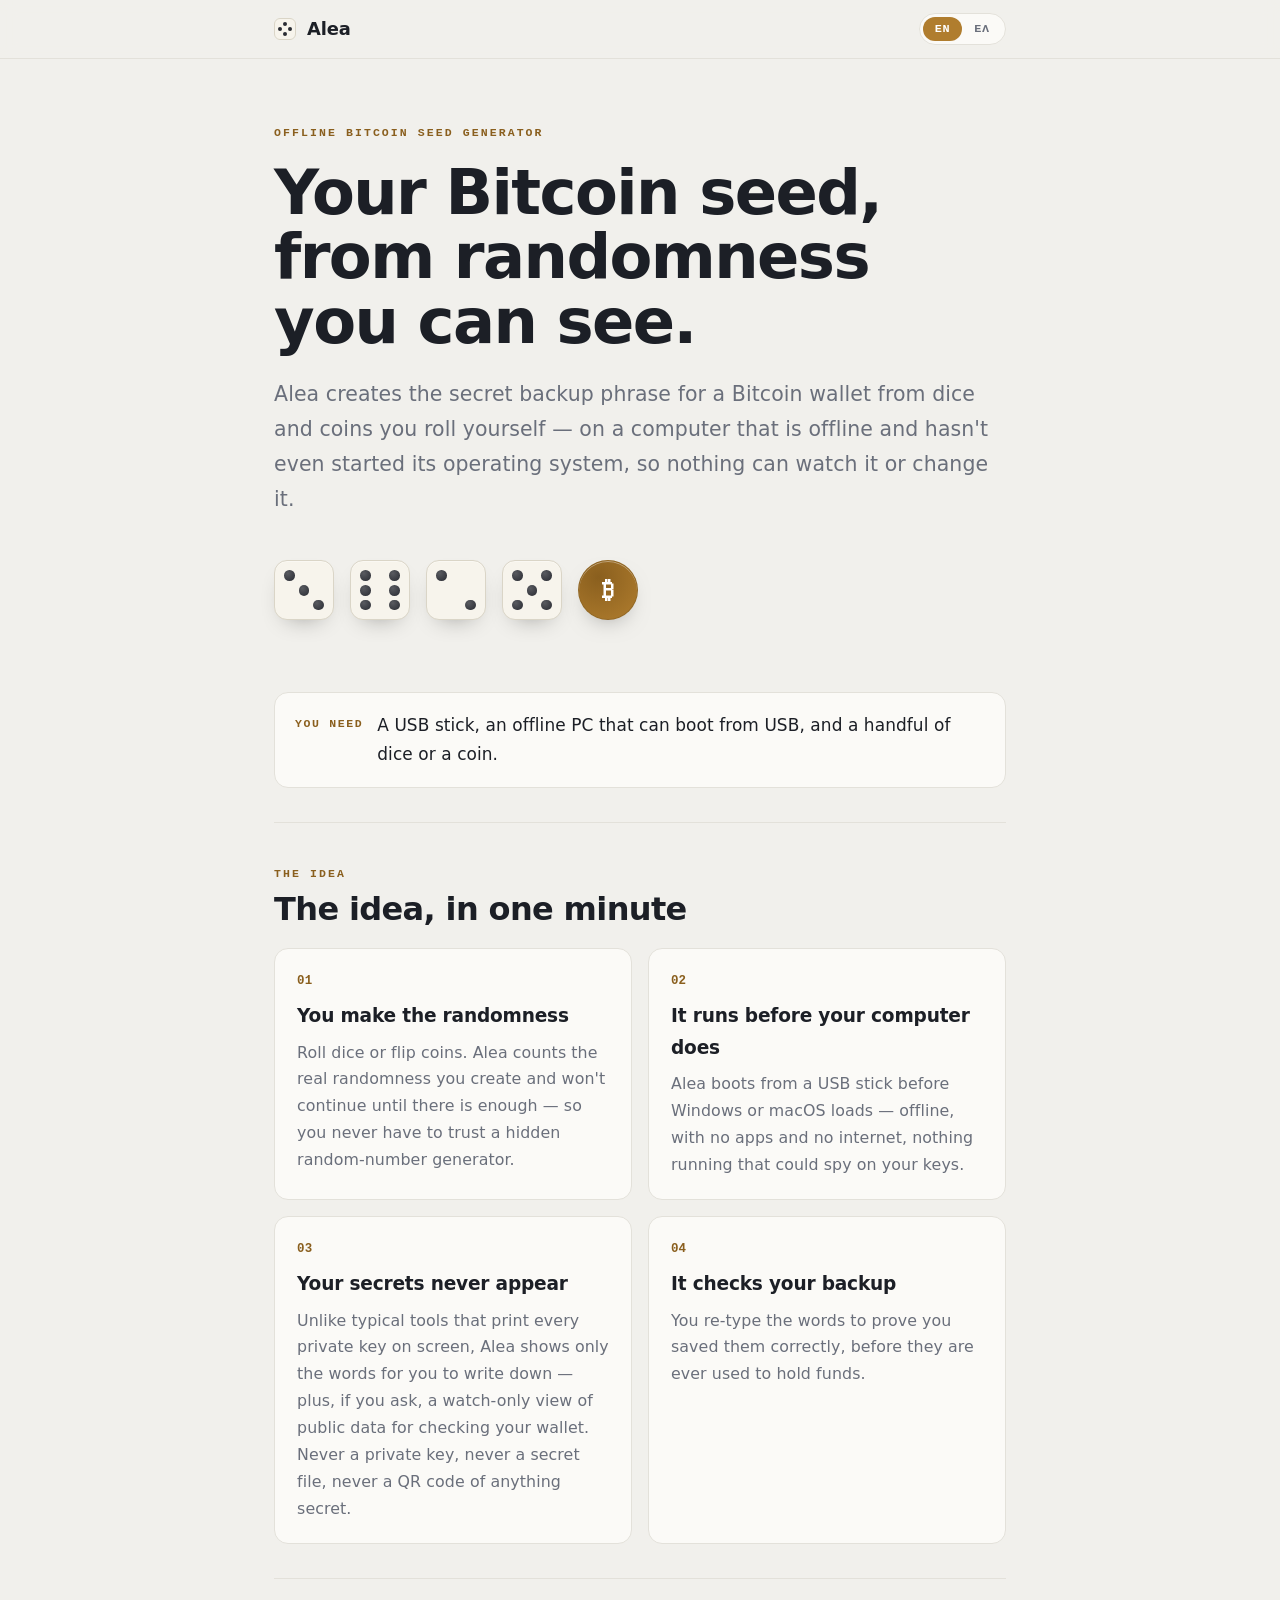
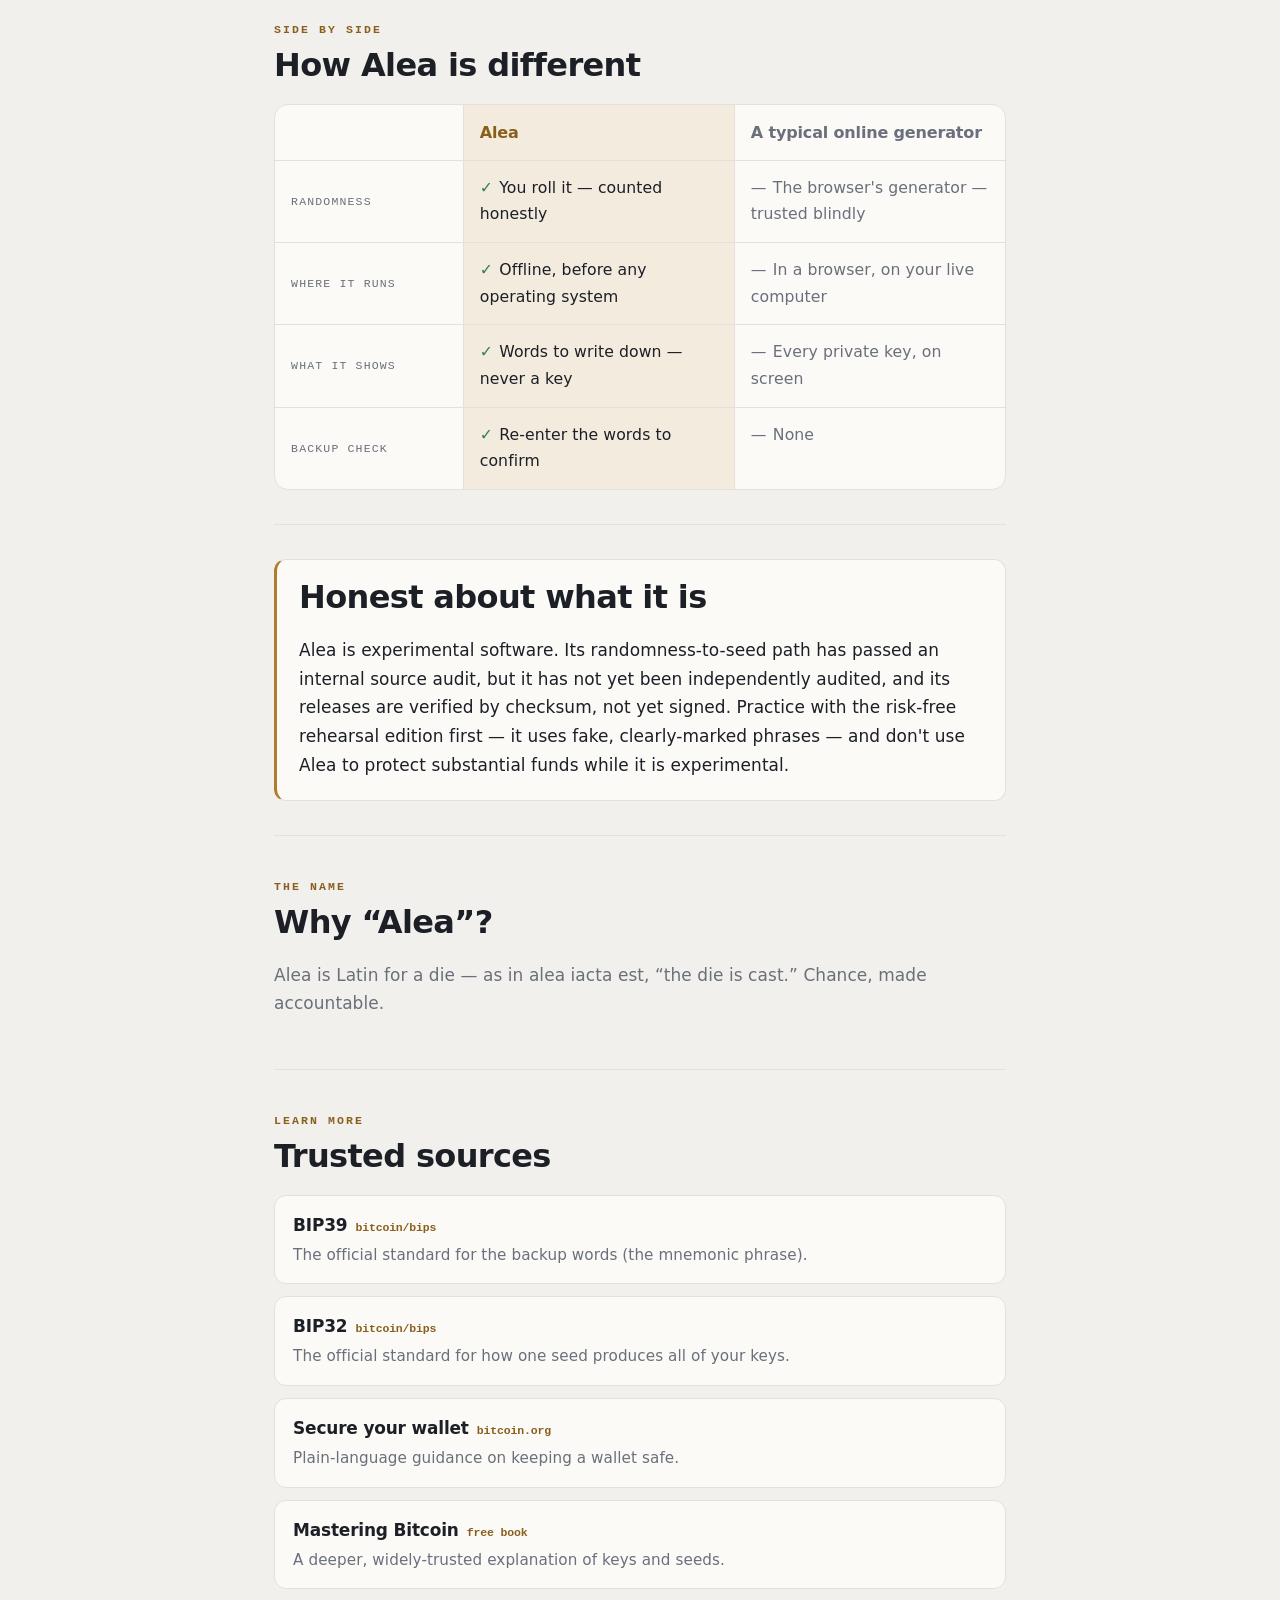
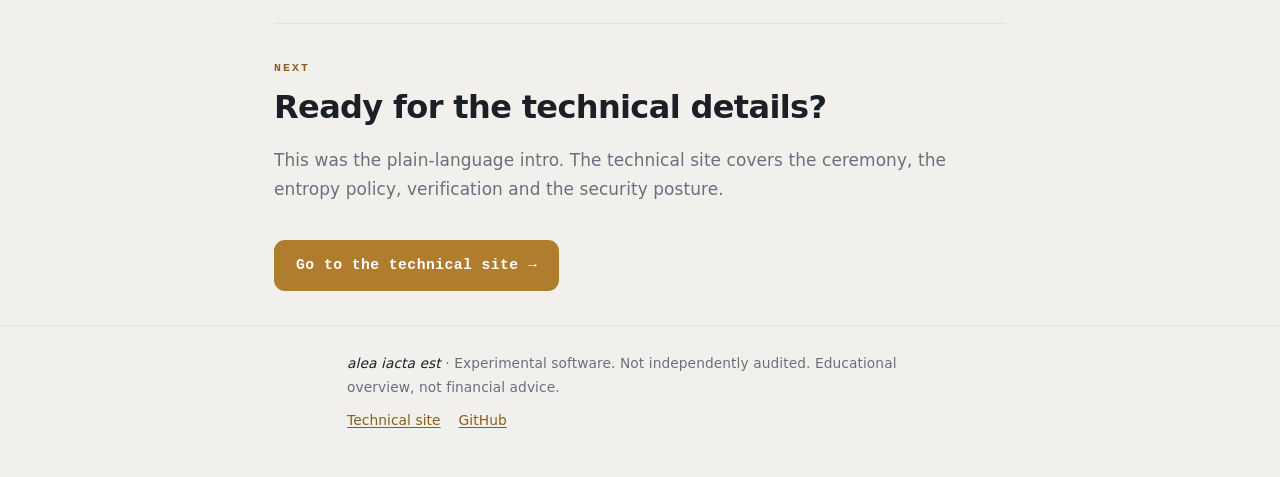
<file: site/explained.html>
<!doctype html>
<html lang="en">
<head>
<meta charset="utf-8">
<meta name="viewport" content="width=device-width, initial-scale=1">
<title>Alea — explained</title>
<meta name="description" content="A plain-language introduction to Alea, the offline Bitcoin recovery-phrase generator — in English and Greek. Alea creates a wallet's backup words from dice and coins you roll yourself, before any operating system loads.">
<link rel="icon" href="favicon.ico" sizes="any">
<link rel="icon" type="image/png" href="logo.png">
<link rel="apple-touch-icon" href="apple-touch-icon.png">
<style>
  :root{
    --ground:#F1F0EC; --surface:#FBFAF7; --ink:#1C1F26; --muted:#6A6F7B;
    --line:#E3E1DA; --accent:#B07D2E; --accent-ink:#8A5F1E; --accent-soft:rgba(176,125,46,.12);
    --die:#F7F4EC; --die-line:#DAD5C7; --pip:#2A2C33; --good:#2F7D5B;
    --font-sans:system-ui,-apple-system,"Segoe UI",Roboto,"Helvetica Neue",Arial,"Noto Sans",sans-serif;
    --font-mono:ui-monospace,"SF Mono","Cascadia Code","Segoe UI Mono",Menlo,Consolas,monospace;
    --maxw:72ch;
  }
  @media (prefers-color-scheme:dark){
    :root{
      --ground:#14161C; --surface:#1B1E27; --ink:#E9E7DF; --muted:#969CAA;
      --line:#2A2E39; --accent:#D6A24B; --accent-ink:#E4B871; --accent-soft:rgba(214,162,75,.15);
      --die:#232631; --die-line:#333748; --pip:#EDEAE0; --good:#63C39A;
    }
  }

  *{box-sizing:border-box}
  html{-webkit-text-size-adjust:100%}
  body{margin:0;background:var(--ground);color:var(--ink);font-family:var(--font-sans);
    line-height:1.7;font-size:1.06rem;-webkit-font-smoothing:antialiased;letter-spacing:.005em}
  ::selection{background:var(--accent-soft)}
  a{color:var(--accent-ink);text-underline-offset:.18em;text-decoration-thickness:.06em}
  a:focus-visible,button:focus-visible{outline:2.5px solid var(--accent);outline-offset:3px;border-radius:4px}

  .wrap{width:100%;max-width:var(--maxw);margin-inline:auto;padding-inline:22px}
  .eyebrow{font-family:var(--font-mono);font-size:.72rem;letter-spacing:.18em;text-transform:uppercase;
    color:var(--accent-ink);font-weight:600}

  /* end-of-page call to the technical site */
  .endcta{border-top:1px solid var(--line);padding-top:34px}
  .endcta .eyebrow{display:block;margin-bottom:12px}
  .cta-btn{display:inline-block;margin-top:20px;font-family:var(--font-mono);font-weight:600;
    font-size:.92rem;letter-spacing:.03em;text-decoration:none;background:var(--accent);color:#fff;
    padding:13px 22px;border-radius:11px;transition:.18s}
  .cta-btn:hover{filter:brightness(1.06);text-decoration:none}
  @media (prefers-color-scheme:dark){.cta-btn{color:#14161C}}

  /* header */
  header{position:sticky;top:0;z-index:10;background:color-mix(in srgb,var(--ground) 86%,transparent);
    backdrop-filter:blur(8px);border-bottom:1px solid var(--line)}
  .bar{display:flex;align-items:center;justify-content:space-between;gap:16px;
    max-width:var(--maxw);margin-inline:auto;padding:13px 22px}
  .brand{display:flex;align-items:center;gap:11px;font-weight:700;letter-spacing:-.01em;font-size:1.12rem}
  .brand a{color:inherit;text-decoration:none}
  .mark{width:22px;height:22px;border-radius:6px;border:1.5px solid var(--die-line);background:var(--die);
    display:grid;grid-template-columns:repeat(3,1fr);padding:3px;gap:1px}
  .mark span{border-radius:50%;background:transparent}
  .mark span.on{background:var(--pip)}
  .langtoggle{display:inline-flex;border:1px solid var(--line);border-radius:999px;padding:3px;background:var(--surface)}
  .langtoggle button{font-family:var(--font-mono);font-size:.74rem;letter-spacing:.06em;font-weight:600;
    border:0;background:transparent;color:var(--muted);padding:5px 12px;border-radius:999px;cursor:pointer;transition:.18s}
  .langtoggle button[aria-pressed="true"]{background:var(--accent);color:#fff}
  @media (prefers-color-scheme:dark){.langtoggle button[aria-pressed="true"]{color:#14161C}}

  /* hero */
  .hero{padding:64px 0 30px}
  .hero .eyebrow{display:block;margin-bottom:18px}
  h1{font-size:clamp(2.3rem,6.2vw,3.9rem);line-height:1.04;letter-spacing:-.025em;font-weight:800;
    margin:0 0 22px;text-wrap:balance;max-width:20ch}
  .lead{font-size:clamp(1.08rem,2.2vw,1.28rem);color:var(--muted);max-width:60ch;margin:0}
  .lead b{color:var(--ink);font-weight:600}

  .dicerow{display:flex;flex-wrap:wrap;gap:16px;align-items:center;margin:44px 0 8px}
  .die{width:60px;height:60px;border-radius:13px;background:var(--die);border:1px solid var(--die-line);
    display:grid;grid-template-columns:repeat(3,1fr);grid-template-rows:repeat(3,1fr);padding:9px;gap:4px;
    box-shadow:0 10px 24px -14px rgba(0,0,0,.45), inset 0 1px 0 rgba(255,255,255,.35);
    animation:settle .7s cubic-bezier(.2,.8,.25,1) backwards}
  .die .pip-cell{border-radius:50%}
  .die .pip-cell.on{background:radial-gradient(circle at 35% 30%,color-mix(in srgb,var(--pip) 78%,#fff),var(--pip))}
  .coin{width:60px;height:60px;border-radius:50%;display:grid;place-items:center;font-weight:800;font-size:1.5rem;
    color:#fff;background:radial-gradient(circle at 34% 28%,var(--accent-ink),var(--accent));
    border:1px solid color-mix(in srgb,var(--accent) 60%,#000 15%);
    box-shadow:0 10px 24px -14px rgba(0,0,0,.5), inset 0 1px 0 rgba(255,255,255,.4);
    animation:settle .7s cubic-bezier(.2,.8,.25,1) backwards}
  @media (prefers-color-scheme:dark){.coin{color:#14161C}}
  @keyframes settle{from{opacity:0;transform:translateY(-14px) rotate(-9deg)}to{opacity:1;transform:none}}

  /* sections */
  section{padding:34px 0;border-top:1px solid var(--line)}
  h2{font-size:clamp(1.5rem,3.4vw,2rem);line-height:1.12;letter-spacing:-.02em;font-weight:750;margin:6px 0 20px;text-wrap:balance}
  p{margin:0 0 1em}
  .sub{color:var(--muted)}

  /* need strip */
  .need{background:var(--surface);border:1px solid var(--line);border-radius:14px;padding:18px 20px;
    display:flex;gap:14px;align-items:flex-start}
  .need .k{font-family:var(--font-mono);font-size:.72rem;letter-spacing:.14em;text-transform:uppercase;
    color:var(--accent-ink);font-weight:600;white-space:nowrap;padding-top:.18em}

  /* ideas */
  .ideas{display:grid;gap:16px;grid-template-columns:1fr 1fr}
  @media (max-width:640px){.ideas{grid-template-columns:1fr}}
  .idea{background:var(--surface);border:1px solid var(--line);border-radius:14px;padding:22px 22px 20px;transition:.2s}
  .idea:hover{border-color:color-mix(in srgb,var(--accent) 45%,var(--line));transform:translateY(-2px)}
  .idea .n{font-family:var(--font-mono);font-size:.78rem;color:var(--accent-ink);font-weight:700}
  .idea h3{font-size:1.16rem;letter-spacing:-.01em;margin:8px 0 8px;font-weight:700}
  .idea p{margin:0;color:var(--muted);font-size:.99rem}

  /* comparison */
  .cmp{display:grid;gap:0;border:1px solid var(--line);border-radius:14px;overflow:hidden;background:var(--surface)}
  .cmp .row{display:grid;grid-template-columns:minmax(120px,.9fr) 1.3fr 1.3fr;border-top:1px solid var(--line)}
  .cmp .row:first-child{border-top:0}
  .cmp .row.head{background:transparent}
  .cmp .cell{padding:14px 16px;border-left:1px solid var(--line);font-size:.98rem}
  .cmp .cell:first-child{border-left:0}
  .cmp .asp{font-family:var(--font-mono);font-size:.72rem;letter-spacing:.1em;text-transform:uppercase;color:var(--muted);display:flex;align-items:center}
  .cmp .head .cell{font-weight:700;letter-spacing:-.01em;font-size:1rem}
  .cmp .head .alea{color:var(--accent-ink)}
  .cmp .alea{background:var(--accent-soft)}
  .cmp .alea .tick{color:var(--good);font-weight:700;margin-right:.4em}
  .cmp .other{color:var(--muted)}
  .cmp .other .dash{color:var(--muted);margin-right:.4em}
  @media (max-width:640px){
    .cmp .row{grid-template-columns:1fr}
    .cmp .cell{border-left:0;border-top:1px solid var(--line);padding:12px 16px}
    .cmp .row .cell:first-child{border-top:0}
    .cmp .asp{padding-bottom:2px}
    .cmp .head{display:none}
    .cmp .alea::before{content:"Alea";font-family:var(--font-mono);font-size:.66rem;letter-spacing:.1em;
      text-transform:uppercase;color:var(--accent-ink);display:block;margin-bottom:3px}
    .cmp .other::before{content:attr(data-other);font-family:var(--font-mono);font-size:.66rem;letter-spacing:.1em;
      text-transform:uppercase;color:var(--muted);display:block;margin-bottom:3px}
  }

  /* callouts */
  .note{border:1px solid var(--line);border-left:3px solid var(--accent);border-radius:12px;background:var(--surface);padding:20px 22px}
  .note h2{margin-top:0}
  .note p:last-child{margin-bottom:0}

  /* sources */
  .src{display:grid;gap:12px}
  .src a.item{display:block;text-decoration:none;color:inherit;border:1px solid var(--line);border-radius:12px;
    padding:15px 18px;background:var(--surface);transition:.18s}
  .src a.item:hover{border-color:color-mix(in srgb,var(--accent) 45%,var(--line));transform:translateY(-1px)}
  .src .t{font-weight:700;letter-spacing:-.01em;display:flex;align-items:baseline;gap:8px}
  .src .t .host{font-family:var(--font-mono);font-size:.72rem;color:var(--accent-ink);font-weight:600}
  .src .d{color:var(--muted);font-size:.95rem;margin-top:3px}

  footer{border-top:1px solid var(--line);padding:26px 0 44px;color:var(--muted);font-size:.86rem}
  footer .latin{font-style:italic;color:var(--ink)}
  footer .links{margin-top:10px;display:flex;gap:18px;flex-wrap:wrap}

  @media (prefers-reduced-motion:reduce){*{animation:none!important;transition:none!important}}
</style>
</head>
<body>

<header>
  <div class="bar">
    <div class="brand">
      <span class="mark" aria-hidden="true"><span></span><span class="on"></span><span></span><span class="on"></span><span></span><span class="on"></span><span></span><span class="on"></span><span></span></span>
      <a href="index.html">Alea</a>
    </div>
    <div class="langtoggle" role="group" aria-label="Language">
      <button id="btn-en" aria-pressed="true" onclick="setLang('en')">EN</button>
      <button id="btn-el" aria-pressed="false" onclick="setLang('el')">ΕΛ</button>
    </div>
  </div>
</header>

<main>
  <div class="wrap">
    <div class="hero">
      <span class="eyebrow" data-i18n="eyebrow">Offline Bitcoin seed generator</span>
      <h1 data-i18n="headline">Your Bitcoin seed, from randomness you can see.</h1>
      <p class="lead" data-i18n="lead">Alea creates the secret backup phrase for a Bitcoin wallet from dice and coins you roll yourself — on a computer that is offline and hasn't even started its operating system, so nothing can watch it or change it.</p>
      <div class="dicerow" id="dicerow" aria-hidden="true"></div>
    </div>
  </div>

  <div class="wrap">
    <section style="border-top:0">
      <div class="need">
        <span class="k" data-i18n="need-k">You need</span>
        <span data-i18n="need-v">A USB stick, an offline PC that can boot from USB, and a handful of dice or a coin.</span>
      </div>
    </section>

    <section>
      <span class="eyebrow" data-i18n="idea-eyebrow">The idea</span>
      <h2 data-i18n="idea-title">The idea, in one minute</h2>
      <div class="ideas">
        <div class="idea"><div class="n">01</div><h3 data-i18n="i1t">You make the randomness</h3><p data-i18n="i1b">Roll dice or flip coins. Alea counts the real randomness you create and won't continue until there is enough — so you never have to trust a hidden random-number generator.</p></div>
        <div class="idea"><div class="n">02</div><h3 data-i18n="i2t">It runs before your computer does</h3><p data-i18n="i2b">Alea boots from a USB stick before Windows or macOS loads — offline, with no apps and no internet, nothing running that could spy on your keys.</p></div>
        <div class="idea"><div class="n">03</div><h3 data-i18n="i3t">Your secrets never appear</h3><p data-i18n="i3b">Unlike typical tools that print every private key on screen, Alea shows only the words for you to write down — plus, if you ask, a watch-only view of public data for checking your wallet. Never a private key, never a secret file, never a QR code of anything secret.</p></div>
        <div class="idea"><div class="n">04</div><h3 data-i18n="i4t">It checks your backup</h3><p data-i18n="i4b">You re-type the words to prove you saved them correctly, before they are ever used to hold funds.</p></div>
      </div>
    </section>

    <section>
      <span class="eyebrow" data-i18n="cmp-eyebrow">Side by side</span>
      <h2 data-i18n="cmp-title">How Alea is different</h2>
      <div class="cmp">
        <div class="row head">
          <div class="cell asp"></div>
          <div class="cell alea" data-i18n="cmp-h-alea">Alea</div>
          <div class="cell other" data-i18n="cmp-h-other">A typical online generator</div>
        </div>
        <div class="row">
          <div class="cell asp" data-i18n="cmp-a1">Randomness</div>
          <div class="cell alea"><span class="tick">✓</span><span data-i18n="cmp-a1-alea">You roll it — counted honestly</span></div>
          <div class="cell other" data-other="Typical"><span class="dash">—</span><span data-i18n="cmp-a1-other">The browser's generator — trusted blindly</span></div>
        </div>
        <div class="row">
          <div class="cell asp" data-i18n="cmp-a2">Where it runs</div>
          <div class="cell alea"><span class="tick">✓</span><span data-i18n="cmp-a2-alea">Offline, before any operating system</span></div>
          <div class="cell other" data-other="Typical"><span class="dash">—</span><span data-i18n="cmp-a2-other">In a browser, on your live computer</span></div>
        </div>
        <div class="row">
          <div class="cell asp" data-i18n="cmp-a3">What it shows</div>
          <div class="cell alea"><span class="tick">✓</span><span data-i18n="cmp-a3-alea">Words to write down — never a key</span></div>
          <div class="cell other" data-other="Typical"><span class="dash">—</span><span data-i18n="cmp-a3-other">Every private key, on screen</span></div>
        </div>
        <div class="row">
          <div class="cell asp" data-i18n="cmp-a4">Backup check</div>
          <div class="cell alea"><span class="tick">✓</span><span data-i18n="cmp-a4-alea">Re-enter the words to confirm</span></div>
          <div class="cell other" data-other="Typical"><span class="dash">—</span><span data-i18n="cmp-a4-other">None</span></div>
        </div>
      </div>
    </section>

    <section>
      <div class="note">
        <h2 data-i18n="honest-title">Honest about what it is</h2>
        <p data-i18n="honest-body">Alea is experimental software. Its randomness-to-seed path has passed an internal source audit, but it has not yet been independently audited, and its releases are verified by checksum, not yet signed. Practice with the risk-free rehearsal edition first — it uses fake, clearly-marked phrases — and don't use Alea to protect substantial funds while it is experimental.</p>
      </div>
    </section>

    <section>
      <span class="eyebrow" data-i18n="name-eyebrow">The name</span>
      <h2 data-i18n="name-title">Why “Alea”?</h2>
      <p class="sub" data-i18n="name-body">Alea is Latin for a die — as in alea iacta est, “the die is cast.” Chance, made accountable.</p>
    </section>

    <section>
      <span class="eyebrow" data-i18n="src-eyebrow">Learn more</span>
      <h2 data-i18n="src-title">Trusted sources</h2>
      <div class="src">
        <a class="item" href="https://github.com/bitcoin/bips/blob/master/bip-0039.mediawiki" target="_blank" rel="noopener noreferrer">
          <div class="t">BIP39 <span class="host">bitcoin/bips</span></div>
          <div class="d" data-i18n="src1">The official standard for the backup words (the mnemonic phrase).</div>
        </a>
        <a class="item" href="https://github.com/bitcoin/bips/blob/master/bip-0032.mediawiki" target="_blank" rel="noopener noreferrer">
          <div class="t">BIP32 <span class="host">bitcoin/bips</span></div>
          <div class="d" data-i18n="src2">The official standard for how one seed produces all of your keys.</div>
        </a>
        <a class="item" href="https://bitcoin.org/en/secure-your-wallet" target="_blank" rel="noopener noreferrer">
          <div class="t">Secure your wallet <span class="host">bitcoin.org</span></div>
          <div class="d" data-i18n="src3">Plain-language guidance on keeping a wallet safe.</div>
        </a>
        <a class="item" href="https://github.com/bitcoinbook/bitcoinbook" target="_blank" rel="noopener noreferrer">
          <div class="t">Mastering Bitcoin <span class="host">free book</span></div>
          <div class="d" data-i18n="src4">A deeper, widely-trusted explanation of keys and seeds.</div>
        </a>
      </div>
    </section>

    <section class="endcta">
      <span class="eyebrow" data-i18n="end-eyebrow">Next</span>
      <h2 data-i18n="end-title">Ready for the technical details?</h2>
      <p class="sub" data-i18n="end-body">This was the plain-language intro. The technical site covers the ceremony, the entropy policy, verification and the security posture.</p>
      <a class="cta-btn" href="index.html" data-i18n="end-cta">Go to the technical site →</a>
    </section>
  </div>

  <footer>
    <div class="wrap">
      <span class="latin">alea iacta est</span> · <span data-i18n="foot">Experimental software. Not independently audited. Educational overview, not financial advice.</span>
      <div class="links">
        <a href="index.html" data-i18n="foot-tech">Technical site</a>
        <a href="https://github.com/Xerhs/Alea" target="_blank" rel="noopener noreferrer">GitHub</a>
      </div>
    </div>
  </footer>
</main>

<script>
  // dice hero
  const PIPS={1:[4],2:[0,8],3:[0,4,8],4:[0,2,6,8],5:[0,2,4,6,8],6:[0,2,3,5,6,8]};
  function makeDie(v,delay){
    const d=document.createElement('div');d.className='die';d.style.animationDelay=delay+'s';
    for(let i=0;i<9;i++){const c=document.createElement('span');c.className='pip-cell'+(PIPS[v].includes(i)?' on':'');d.appendChild(c);}
    return d;
  }
  (function(){
    const row=document.getElementById('dicerow');
    [3,6,2,5].forEach((v,i)=>row.appendChild(makeDie(v,i*0.09)));
    const coin=document.createElement('div');coin.className='coin';coin.style.animationDelay='0.36s';coin.textContent='₿';
    row.appendChild(coin);
  })();

  // i18n
  const I18N={
    en:{
      eyebrow:"Offline Bitcoin seed generator",
      headline:"Your Bitcoin seed, from randomness you can see.",
      lead:"Alea creates the secret backup phrase for a Bitcoin wallet from dice and coins you roll yourself — on a computer that is offline and hasn't even started its operating system, so nothing can watch it or change it.",
      "need-k":"You need","need-v":"A USB stick, an offline PC that can boot from USB, and a handful of dice or a coin.",
      "idea-eyebrow":"The idea","idea-title":"The idea, in one minute",
      i1t:"You make the randomness",i1b:"Roll dice or flip coins. Alea counts the real randomness you create and won't continue until there is enough — so you never have to trust a hidden random-number generator.",
      i2t:"It runs before your computer does",i2b:"Alea boots from a USB stick before Windows or macOS loads — offline, with no apps and no internet, nothing running that could spy on your keys.",
      i3t:"Your secrets never appear",i3b:"Unlike typical tools that print every private key on screen, Alea shows only the words for you to write down — plus, if you ask, a watch-only view of public data for checking your wallet. Never a private key, never a secret file, never a QR code of anything secret.",
      i4t:"It checks your backup",i4b:"You re-type the words to prove you saved them correctly, before they are ever used to hold funds.",
      "cmp-eyebrow":"Side by side","cmp-title":"How Alea is different",
      "cmp-h-alea":"Alea","cmp-h-other":"A typical online generator",
      "cmp-a1":"Randomness","cmp-a1-alea":"You roll it — counted honestly","cmp-a1-other":"The browser's generator — trusted blindly",
      "cmp-a2":"Where it runs","cmp-a2-alea":"Offline, before any operating system","cmp-a2-other":"In a browser, on your live computer",
      "cmp-a3":"What it shows","cmp-a3-alea":"Words to write down — never a key","cmp-a3-other":"Every private key, on screen",
      "cmp-a4":"Backup check","cmp-a4-alea":"Re-enter the words to confirm","cmp-a4-other":"None",
      "honest-title":"Honest about what it is","honest-body":"Alea is experimental software. Its randomness-to-seed path has passed an internal source audit, but it has not yet been independently audited, and its releases are verified by checksum, not yet signed. Practice with the risk-free rehearsal edition first — it uses fake, clearly-marked phrases — and don't use Alea to protect substantial funds while it is experimental.",
      "name-eyebrow":"The name","name-title":"Why “Alea”?","name-body":"Alea is Latin for a die — as in alea iacta est, “the die is cast.” Chance, made accountable.",
      "src-eyebrow":"Learn more","src-title":"Trusted sources",
      src1:"The official standard for the backup words (the mnemonic phrase).",
      src2:"The official standard for how one seed produces all of your keys.",
      src3:"Plain-language guidance on keeping a wallet safe.",
      src4:"A deeper, widely-trusted explanation of keys and seeds.",
      foot:"Experimental software. Not independently audited. Educational overview, not financial advice.",
      "foot-tech":"Technical site",
      "end-eyebrow":"Next",
      "end-title":"Ready for the technical details?",
      "end-body":"This was the plain-language intro. The technical site covers the ceremony, the entropy policy, verification and the security posture.",
      "end-cta":"Go to the technical site →"
    },
    el:{
      eyebrow:"Γεννήτρια μυστικής φράσης Bitcoin — χωρίς σύνδεση",
      headline:"Η μυστική σου φράση Bitcoin, από τυχαιότητα που βλέπεις.",
      lead:"Το Alea δημιουργεί τη μυστική φράση ενός πορτοφολιού Bitcoin από ζάρια και κέρματα που ρίχνεις ο ίδιος — σε υπολογιστή χωρίς σύνδεση, που δεν έχει καν ξεκινήσει το λειτουργικό του σύστημα, ώστε τίποτα να μην μπορεί να το παρακολουθήσει ή να το αλλοιώσει.",
      "need-k":"Χρειάζεσαι","need-v":"Ένα USB stick, έναν υπολογιστή χωρίς σύνδεση που εκκινεί από USB, και μερικά ζάρια ή ένα κέρμα.",
      "idea-eyebrow":"Η ιδέα","idea-title":"Η ιδέα, σε ένα λεπτό",
      i1t:"Εσύ φτιάχνεις την τυχαιότητα",i1b:"Ρίχνεις ζάρια ή στρίβεις κέρματα. Το Alea μετράει την πραγματική τυχαιότητα που δημιουργείς και δεν προχωράει αν δεν είναι αρκετή — έτσι δεν χρειάζεται ποτέ να εμπιστευτείς μια κρυφή γεννήτρια τυχαίων αριθμών.",
      i2t:"Τρέχει πριν καν ξεκινήσει ο υπολογιστής σου",i2b:"Το Alea εκκινεί από USB stick πριν φορτώσουν τα Windows ή το macOS — χωρίς σύνδεση, χωρίς εφαρμογές και χωρίς ίντερνετ· τίποτα δεν τρέχει που θα μπορούσε να υποκλέψει τα κλειδιά σου.",
      i3t:"Τα μυστικά σου δεν εμφανίζονται ποτέ",i3b:"Σε αντίθεση με τα συνηθισμένα εργαλεία που εμφανίζουν κάθε ιδιωτικό κλειδί στην οθόνη, το Alea δείχνει μόνο τις λέξεις για να τις σημειώσεις — και, αν το ζητήσεις, μια προβολή μόνο δημόσιων στοιχείων για να ελέγξεις το πορτοφόλι σου. Ποτέ ιδιωτικό κλειδί, ποτέ μυστικό αρχείο, ποτέ κωδικός QR για οτιδήποτε μυστικό.",
      i4t:"Ελέγχει το αντίγραφο ασφαλείας σου",i4b:"Ξαναπληκτρολογείς τις λέξεις για να αποδείξεις ότι τις έγραψες σωστά, προτού χρησιμοποιηθούν ποτέ για πραγματικά χρήματα.",
      "cmp-eyebrow":"Δίπλα-δίπλα","cmp-title":"Πού διαφέρει το Alea",
      "cmp-h-alea":"Alea","cmp-h-other":"Μια τυπική διαδικτυακή γεννήτρια",
      "cmp-a1":"Τυχαιότητα","cmp-a1-alea":"Τη ρίχνεις εσύ — μετρημένη με ειλικρίνεια","cmp-a1-other":"Η γεννήτρια του browser — τυφλή εμπιστοσύνη",
      "cmp-a2":"Πού τρέχει","cmp-a2-alea":"Χωρίς σύνδεση, πριν από κάθε λειτουργικό","cmp-a2-other":"Σε browser, στον ενεργό υπολογιστή σου",
      "cmp-a3":"Τι δείχνει","cmp-a3-alea":"Τις λέξεις για να σημειώσεις — ποτέ κλειδί","cmp-a3-other":"Κάθε ιδιωτικό κλειδί, στην οθόνη",
      "cmp-a4":"Έλεγχος αντιγράφου","cmp-a4-alea":"Ξαναγράφεις τις λέξεις για επιβεβαίωση","cmp-a4-other":"Κανένας",
      "honest-title":"Ειλικρινές για το τι είναι","honest-body":"Το Alea είναι πειραματικό λογισμικό. Η διαδρομή από την τυχαιότητα ως τη φράση έχει περάσει εσωτερικό έλεγχο πηγαίου κώδικα, αλλά δεν έχει ακόμη ελεγχθεί ανεξάρτητα, και οι εκδόσεις του επαληθεύονται με άθροισμα ελέγχου — δεν είναι ακόμη υπογεγραμμένες. Δοκίμασε πρώτα την έκδοση εξάσκησης, χωρίς κανένα ρίσκο — χρησιμοποιεί ψεύτικες, ξεκάθαρα επισημασμένες φράσεις — και μην εμπιστεύεσαι στο Alea μεγάλα ποσά όσο είναι πειραματικό.",
      "name-eyebrow":"Το όνομα","name-title":"Γιατί «Alea»;","name-body":"Alea στα λατινικά σημαίνει ζάρι — όπως στο alea iacta est, «ο κύβος ερρίφθη». Η τυχαιότητα, με λογοδοσία.",
      "src-eyebrow":"Μάθε περισσότερα","src-title":"Αξιόπιστες πηγές",
      src1:"Το επίσημο πρότυπο για τις λέξεις της μυστικής φράσης (mnemonic).",
      src2:"Το επίσημο πρότυπο για το πώς μία μυστική φράση παράγει όλα σου τα κλειδιά.",
      src3:"Οδηγίες σε απλή γλώσσα για την ασφάλεια ενός πορτοφολιού.",
      src4:"Μια βαθύτερη, ευρέως αξιόπιστη εξήγηση για κλειδιά και μυστικές φράσεις.",
      foot:"Πειραματικό λογισμικό. Χωρίς ανεξάρτητο έλεγχο. Εκπαιδευτική επισκόπηση, όχι οικονομική συμβουλή.",
      "foot-tech":"Τεχνική σελίδα",
      "end-eyebrow":"Επόμενο",
      "end-title":"Έτοιμος για τις τεχνικές λεπτομέρειες;",
      "end-body":"Αυτή ήταν η εισαγωγή σε απλή γλώσσα. Η τεχνική σελίδα καλύπτει την τελετή, την πολιτική εντροπίας, την επαλήθευση και τη στάση ασφαλείας.",
      "end-cta":"Πήγαινε στην τεχνική σελίδα →"
    }
  };
  function setLang(l){
    document.documentElement.lang=l;
    const dict=I18N[l];
    document.querySelectorAll('[data-i18n]').forEach(el=>{
      const k=el.getAttribute('data-i18n');
      if(dict[k]!=null) el.textContent=dict[k];
    });
    document.getElementById('btn-en').setAttribute('aria-pressed', l==='en');
    document.getElementById('btn-el').setAttribute('aria-pressed', l==='el');
    try{localStorage.setItem('alea-lang',l);}catch(e){}
  }
  (function(){
    let l=null;
    try{const s=localStorage.getItem('alea-lang'); if(s==='el'||s==='en') l=s;}catch(e){}
    if(!l){const n=(navigator.language||navigator.userLanguage||'').toLowerCase(); l=n.indexOf('el')===0?'el':'en';}
    setLang(l);
  })();
</script>

</body>
</html>
</file>
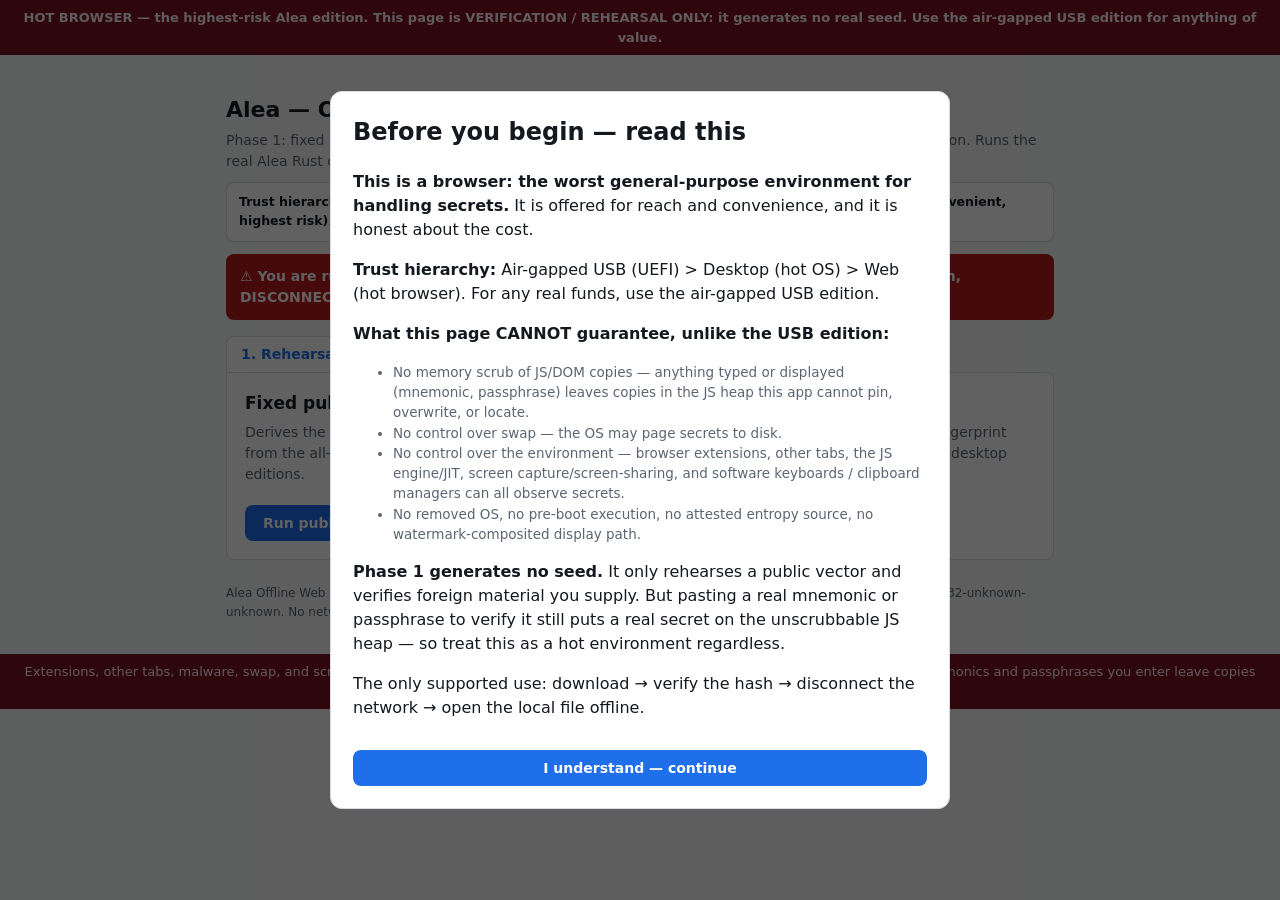
<file: web/alea-web-offline.html>
<!doctype html>
<html lang="en">
<head>
<meta charset="utf-8">
<meta name="viewport" content="width=device-width, initial-scale=1">
<meta http-equiv="Content-Security-Policy" content="default-src 'none'; script-src 'wasm-unsafe-eval' 'sha256-BN4TQ56tVbkFkF82xcrniVd+kXoKeqZoCjMMF85z65U='; style-src 'sha256-skGA8XiNzHWWuqcYYUNMX5m05b4NuYx68qhMtLwJdRQ='; img-src 'none'; font-src 'none'; connect-src 'none'; base-uri 'none'; form-action 'none';">
<!-- No favicon <link>: img-src 'none' already blocks any favicon fetch, so a
     data:, link only triggers a CSP violation with no benefit. -->
<title>Alea — Offline Web Edition (Phase 1, verification only)</title>
<style>/* Alea Offline Web Edition — Phase 1 (verification-only). System font stack
   only (no web fonts — SPEC_WEB_OFFLINE §5.1). Theme-aware via
   prefers-color-scheme, dependency-free. */
:root {
  --bg: #f6f7f9;
  --panel: #ffffff;
  --ink: #14181f;
  --muted: #5b6572;
  --line: #d7dce3;
  --accent: #1f6feb;
  --warn-bg: #7a1220;
  --warn-ink: #fff2f2;
  --danger-bg: #b71c1c;
  --ok: #1a7f37;
  --code-bg: #eef1f5;
  --mono: ui-monospace, SFMono-Regular, "SF Mono", Menlo, Consolas, monospace;
  --sans: system-ui, -apple-system, Segoe UI, Roboto, Helvetica, Arial, sans-serif;
}
@media (prefers-color-scheme: dark) {
  :root {
    --bg: #0d1117;
    --panel: #161b22;
    --ink: #e6edf3;
    --muted: #9aa4b2;
    --line: #2a313c;
    --accent: #58a6ff;
    --warn-bg: #86141f;
    --warn-ink: #fff2f2;
    --danger-bg: #da3633;
    --ok: #3fb950;
    --code-bg: #1b2029;
  }
}
* { box-sizing: border-box; }
html, body { margin: 0; padding: 0; }
body {
  font-family: var(--sans);
  background: var(--bg);
  color: var(--ink);
  line-height: 1.5;
  -webkit-text-size-adjust: 100%;
}
.band {
  background: var(--warn-bg);
  color: var(--warn-ink);
  padding: 8px 14px;
  font-size: 13px;
  font-weight: 600;
  text-align: center;
  position: sticky;
  z-index: 50;
}
.band.top { top: 0; }
.band.bottom { bottom: 0; position: static; margin-top: 32px; font-weight: 500; }
.wrap { max-width: 860px; margin: 0 auto; padding: 20px 16px 0; }
h1 { font-size: 22px; margin: 18px 0 4px; }
.sub { color: var(--muted); font-size: 14px; margin: 0 0 8px; }
.hierarchy {
  font-size: 12.5px; color: var(--muted); border: 1px solid var(--line);
  border-radius: 8px; padding: 10px 12px; background: var(--panel); margin: 10px 0;
}
.hierarchy b { color: var(--ink); }
.origin {
  display: none; background: var(--danger-bg); color: #fff; border-radius: 8px;
  padding: 12px 14px; margin: 12px 0; font-weight: 600; font-size: 14px;
}
.origin.show { display: block; }
.tabs { display: flex; flex-wrap: wrap; gap: 6px; margin: 16px 0 0; }
.tab {
  border: 1px solid var(--line); background: var(--panel); color: var(--ink);
  padding: 9px 14px; border-radius: 8px 8px 0 0; cursor: pointer; font-size: 14px;
  font-family: var(--sans);
}
.tab[aria-selected="true"] { border-bottom-color: var(--panel); background: var(--panel); font-weight: 700; color: var(--accent); }
.panel {
  border: 1px solid var(--line); background: var(--panel); border-radius: 0 8px 8px 8px;
  padding: 18px; display: none;
}
.panel.active { display: block; }
.panel h2 { font-size: 17px; margin: 0 0 6px; }
.panel p { font-size: 14px; color: var(--muted); margin: 6px 0; }
label { display: block; font-size: 13px; font-weight: 600; margin: 14px 0 4px; }
textarea, input[type="text"], select {
  width: 100%; font-family: var(--mono); font-size: 14px; padding: 9px 10px;
  border: 1px solid var(--line); border-radius: 7px; background: var(--bg); color: var(--ink);
}
textarea { min-height: 76px; resize: vertical; }
.caption { font-size: 12px; color: var(--danger-bg); margin: 4px 0 0; font-weight: 600; }
@media (prefers-color-scheme: dark) { .caption { color: #ff7b72; } }
button.go {
  margin-top: 14px; background: var(--accent); color: #fff; border: none;
  padding: 10px 18px; border-radius: 8px; font-size: 14px; font-weight: 600; cursor: pointer;
  font-family: var(--sans);
}
button.go:disabled { opacity: .5; cursor: not-allowed; }
.watermark {
  display: inline-block; font-size: 11px; font-weight: 700; letter-spacing: .04em;
  text-transform: uppercase; padding: 3px 8px; border-radius: 5px; margin: 12px 0 6px;
  background: #fde68a; color: #713f12; border: 1px solid #f59e0b;
}
.watermark.foreign { background: #fecaca; color: #7f1d1d; border-color: #ef4444; }
.results { margin-top: 12px; display: none; }
.results.show { display: block; }
.row {
  display: grid; grid-template-columns: 120px 1fr; gap: 8px; padding: 7px 0;
  border-top: 1px solid var(--line); align-items: baseline;
}
.row .k { font-size: 12.5px; color: var(--muted); font-weight: 600; }
.row .v { font-family: var(--mono); font-size: 13px; word-break: break-all; }
.err { color: var(--danger-bg); font-weight: 600; font-size: 14px; }
@media (prefers-color-scheme: dark) { .err { color: #ff7b72; } }
code, .mono { font-family: var(--mono); background: var(--code-bg); padding: 1px 5px; border-radius: 4px; font-size: 13px; }
.hash { font-family: var(--mono); font-size: 12.5px; word-break: break-all; background: var(--code-bg); padding: 8px 10px; border-radius: 6px; }
details { margin: 10px 0; }
summary { cursor: pointer; font-weight: 600; font-size: 14px; }
ul { font-size: 13.5px; color: var(--muted); }
.overlay {
  position: fixed; inset: 0; background: rgba(0,0,0,.62); z-index: 100;
  display: flex; align-items: center; justify-content: center; padding: 16px;
}
.overlay[hidden] { display: none; }
.modal {
  background: var(--panel); color: var(--ink); border-radius: 12px; max-width: 620px;
  max-height: 88vh; overflow-y: auto; padding: 22px; border: 1px solid var(--line);
}
.modal h2 { margin-top: 0; }
.modal .go { width: 100%; }
.footnote { color: var(--muted); font-size: 12px; margin: 24px 0 12px; }
/* Utility classes replacing inline style attributes (blocked by hashed
   style-src — SPEC_WEB_OFFLINE §3.3 M1: no 'unsafe-inline'). */
#boot-error { display: none; }
#boot-error.show { display: block; }
.masked { -webkit-text-security: disc; }
.minibtn { margin-top: 6px; padding: 5px 10px; }
.intmargin { margin-top: 14px; }
/* Feature 2b — "More derivation options" grid params + first-N table. */
.more { margin-top: 18px; border-top: 1px solid var(--line); padding-top: 8px; }
.more > summary { color: var(--accent); }
.grid-params {
  display: grid; grid-template-columns: repeat(auto-fit, minmax(150px, 1fr));
  gap: 10px 14px; margin: 10px 0 2px;
}
.field label { margin: 0 0 4px; }
.gridtbl { width: 100%; border-collapse: collapse; margin: 12px 0 6px; font-family: var(--mono); }
.gridtbl th, .gridtbl td { text-align: left; padding: 6px 8px; border-top: 1px solid var(--line); font-size: 13px; }
.gridtbl th { color: var(--muted); font-size: 12px; font-weight: 600; font-family: var(--sans); }
.gridtbl td.gi { color: var(--muted); width: 64px; }
.gridtbl td.ga { word-break: break-all; }
</style>
</head>
<body>
<div class="band top">HOT BROWSER &mdash; the highest-risk Alea edition. This page is VERIFICATION / REHEARSAL ONLY: it generates no real seed. Use the air-gapped USB edition for anything of value.</div>

<div class="wrap">
  <h1>Alea &mdash; Offline Web Edition</h1>
  <p class="sub">Phase 1: fixed public-vector rehearsal, mnemonic verification, and foreign entropy-encoding reproduction. Runs the real Alea Rust core compiled to WebAssembly, fully offline, nothing external.</p>

  <div class="hierarchy">
    <b>Trust hierarchy:</b> Air-gapped USB (UEFI) &gt; Desktop (hot OS) &gt; <b>Web (hot browser &mdash; you are here, most convenient, highest risk)</b>.
    The web edition never claims parity with the hardware or desktop editions.
  </div>

  <div id="origin" class="origin"></div>
  <div id="boot-error" class="err"></div>

  <div class="tabs" role="tablist">
    <button class="tab" data-target="p-reh" aria-selected="true" role="tab">1. Rehearsal</button>
    <button class="tab" data-target="p-ver" aria-selected="false" role="tab">2. Verify mnemonic</button>
    <button class="tab" data-target="p-cmp" aria-selected="false" role="tab">3. Entropy compat</button>
    <button class="tab" data-target="p-int" aria-selected="false" role="tab">Integrity</button>
  </div>

  <!-- Feature 1 -->
  <section id="p-reh" class="panel active" role="tabpanel">
    <h2>Fixed public-vector rehearsal</h2>
    <p>Derives the BIP39 mnemonic, four first-receive addresses (BIP44/49/84/86) and the BIP32 master fingerprint from the all-zero 16-byte entropy vector. Deterministic byte-parity demo &mdash; identical to the USB and desktop editions.</p>
    <button id="reh-run" class="go">Run public test vector</button>
    <div id="reh-out" class="results"></div>
  </section>

  <!-- Feature 2 -->
  <section id="p-ver" class="panel" role="tabpanel">
    <h2>Verification display</h2>
    <p>Paste a BIP39 mnemonic (12 or 24 words) and an optional passphrase to see its addresses and master fingerprint. Only PUBLIC values are shown &mdash; never a private key, xprv, WIF, or the seed.</p>
    <label for="ver-mnemonic">Mnemonic (12 or 24 words)</label>
    <textarea id="ver-mnemonic" autocomplete="off" autocapitalize="off" autocorrect="off" spellcheck="false" placeholder="abandon abandon abandon … about"></textarea>
    <p class="caption">Text you type here leaves copies this app cannot erase.</p>
    <label for="ver-pass">Passphrase (optional)</label>
    <input id="ver-pass" type="text" autocomplete="off" autocapitalize="off" autocorrect="false" spellcheck="false" class="masked">
    <button id="ver-pass-toggle" class="tab minibtn">Show</button>
    <p class="caption">Text you type here leaves copies this app cannot erase. (This is a plain field, not a password field, so the browser will not offer to save it.)</p>
    <button id="ver-run" class="go">Verify</button>
    <div id="ver-out" class="results"></div>

    <details id="ver-more" class="more">
      <summary>More derivation options</summary>
      <p>Show additional receive addresses of the <b>same seed</b> (the mnemonic + passphrase above) under a chosen standard, account, change chain and index range &mdash; these are additional derivation <em>paths</em> of the same seed, not different seeds. Only PUBLIC values are shown: addresses and the master fingerprint, never a private key, xprv/xpub, WIF, or the seed.</p>
      <div class="grid-params">
        <div class="field">
          <label for="grid-std">Standard</label>
          <select id="grid-std" autocomplete="off">
            <option value="0">BIP44 (1…)</option>
            <option value="1">BIP49 (3…)</option>
            <option value="2" selected>BIP84 (bc1q…)</option>
            <option value="3">BIP86 (bc1p…)</option>
          </select>
        </div>
        <div class="field">
          <label for="grid-account">Account&prime; (0&ndash;100)</label>
          <input id="grid-account" type="number" min="0" max="100" step="1" value="0" inputmode="numeric" autocomplete="off">
        </div>
        <div class="field">
          <label for="grid-change">Change</label>
          <select id="grid-change" autocomplete="off">
            <option value="0" selected>External (receive)</option>
            <option value="1">Internal (change)</option>
          </select>
        </div>
        <div class="field">
          <label for="grid-start">Start index</label>
          <input id="grid-start" type="number" min="0" max="100000" step="1" value="0" inputmode="numeric" autocomplete="off">
        </div>
        <div class="field">
          <label for="grid-count">Count (1&ndash;10)</label>
          <input id="grid-count" type="number" min="1" max="10" step="1" value="5" inputmode="numeric" autocomplete="off">
        </div>
      </div>
      <p class="caption">Uses the mnemonic and passphrase you entered above. Text you type leaves copies this app cannot erase.</p>
      <button id="grid-run" class="go">Show addresses</button>
      <div id="grid-out" class="results"></div>
    </details>
  </section>

  <!-- Feature 3 -->
  <section id="p-cmp" class="panel" role="tabpanel">
    <h2>Entropy-encoding compatibility (Method C)</h2>
    <p>Reproduce another tool's (<span class="mono">iancoleman/bip39</span>) raw-entropy &rarr; mnemonic &rarr; address result so you can cross-check it. This is the reproduction of foreign / throwaway / public material &mdash; never an Alea seed.</p>
    <label for="cmp-enc">Encoding</label>
    <select id="cmp-enc">
      <option value="0">Binary [0-1]</option>
      <option value="1">Base-6 [0-5]</option>
      <option value="2">Dice [1-6]</option>
      <option value="3">Base-10 [0-9]</option>
      <option value="4" selected>Hex [0-9A-F]</option>
      <option value="5">Cards [A2-9TJQK][CDHS]</option>
    </select>
    <label for="cmp-input">Foreign entropy symbols</label>
    <textarea id="cmp-input" autocomplete="off" autocapitalize="off" autocorrect="off" spellcheck="false" placeholder="e.g. 00000000000000000000000000000000"></textarea>
    <p class="caption">Text you type here leaves copies this app cannot erase.</p>
    <button id="cmp-run" class="go">Reproduce</button>
    <div id="cmp-out" class="results"></div>
  </section>

  <!-- Integrity -->
  <section id="p-int" class="panel" role="tabpanel">
    <h2>Integrity</h2>
    <p>Compute the SHA-256 of the embedded WebAssembly bytes (using the core's own SHA-256) and compare it to the published value. <b>Scope:</b> this covers only the WASM bytes, NOT the HTML/JS wrapper &mdash; the authoritative check is hashing the downloaded <span class="mono">.html</span> file itself before opening it.</p>
    <button id="selfhash-run" class="go">Compute embedded WASM SHA-256</button>
    <div class="results show intmargin">
      <div class="row"><div class="k">WASM size</div><div class="v" id="selfhash-len">—</div></div>
      <div class="row"><div class="k">WASM SHA-256</div><div class="v hash" id="selfhash">—</div></div>
    </div>
    <details>
      <summary>How to verify the download (before opening)</summary>
      <ul>
        <li>Windows: <span class="mono">certutil -hashfile alea-web-offline.html SHA256</span> (or PowerShell <span class="mono">Get-FileHash</span>)</li>
        <li>macOS: <span class="mono">shasum -a 256 alea-web-offline.html</span></li>
        <li>Linux: <span class="mono">sha256sum alea-web-offline.html</span></li>
      </ul>
      Compare the result to the signed <span class="mono">SHA256SUMS</span> shipped in the web edition download (its <span class="mono">SHA256SUMS.minisig</span> signature), then disconnect the network and open the file from a local <span class="mono">file://</span> path.
    </details>
  </section>

  <p class="footnote">Alea Offline Web Edition &mdash; Phase 1 (verification-only). Links seed-core + seed-derive + seed-compat compiled to wasm32-unknown-unknown. No network, no telemetry, no storage of secrets. Open offline from <span class="mono">file://</span>.</p>
</div>

<div class="band bottom">Extensions, other tabs, malware, swap, and screen capture can read anything shown or typed here. The browser cannot scrub memory: mnemonics and passphrases you enter leave copies this app cannot erase.</div>

<!-- First-run honesty disclosure -->
<div id="disclosure" class="overlay">
  <div class="modal" role="dialog" aria-modal="true">
    <h2>Before you begin &mdash; read this</h2>
    <p><b>This is a browser: the worst general-purpose environment for handling secrets.</b> It is offered for reach and convenience, and it is honest about the cost.</p>
    <p><b>Trust hierarchy:</b> Air-gapped USB (UEFI) &gt; Desktop (hot OS) &gt; Web (hot browser). For any real funds, use the air-gapped USB edition.</p>
    <p><b>What this page CANNOT guarantee, unlike the USB edition:</b></p>
    <ul>
      <li>No memory scrub of JS/DOM copies &mdash; anything typed or displayed (mnemonic, passphrase) leaves copies in the JS heap this app cannot pin, overwrite, or locate.</li>
      <li>No control over swap &mdash; the OS may page secrets to disk.</li>
      <li>No control over the environment &mdash; browser extensions, other tabs, the JS engine/JIT, screen capture/screen-sharing, and software keyboards / clipboard managers can all observe secrets.</li>
      <li>No removed OS, no pre-boot execution, no attested entropy source, no watermark-composited display path.</li>
    </ul>
    <p><b>Phase 1 generates no seed.</b> It only rehearses a public vector and verifies foreign material you supply. But pasting a real mnemonic or passphrase to verify it still puts a real secret on the unscrubbable JS heap &mdash; so treat this as a hot environment regardless.</p>
    <p>The only supported use: download &rarr; verify the hash &rarr; disconnect the network &rarr; open the local file offline.</p>
    <button id="disclosure-ok" class="go">I understand &mdash; continue</button>
  </div>
</div>

<script>/* Alea Offline Web Edition — Phase 1 glue (SPEC_WEB_OFFLINE §13.2).
   Hand-rolled JS<->WASM marshalling over the zero-import seed-web ABI.
   No background-request APIs, no navigation (the page never assigns to the
   document location nor opens windows), no dynamic code evaluation, no
   worker/cache/canvas, no external resource. Single inline-script block
   (CSP sha256-pinned). All listeners attached via addEventListener (no inline
   handlers, which the hash-based CSP would block anyway). */
"use strict";
(function () {
  // The embedded WASM, base64. Replaced by the deterministic inliner (build.py).
  const WASM_B64 = "AGFzbQEAAAABXg5gAn9/AGADf39/AGACf38Bf2ABfwBgAAF/YAV/f39/fwBgAX8Bf2AEf39/fwBgA39/fwF/YAN/f34AYAZ/f39+fn8AYAd/f39/f39/AX9gBX9/f35+AGAEf35+fgADUE8BBQEGAAEAAgMIAAABBwICAAUFAQcCAQIBAAQEBAQEAgsGAQYBAAEBAAkAAAoMCQoAAQcAAAEAAAEGAQABAAEDAwADAwABAAEFAQAAAAgNBQMBABsGCQF/[base64]/AkACfwJAIAAtAARFBEAgACgCACIDQXdLDQMgA0EIaiIEQYDAAE0NASAAQQE6AAQLQQEMAQsgACAENgIAIANC7dyV6/bN27TjADcA0O5pIANBCWoiA0GAwABNBEAgACADNgIAIARBCToA0O5pQQAMAQsgAEEBOgAEQQELIQYgAgRAIAJBAXQhCCAAKAIAIQRBACECIAYhAwNAIAEgAmovAQAhBQJ/[base64]/AoAAAsgACAENgIAQQAMAgtBASEGIABBAToABCADIQQLQQELIQMgCCACQQJqIgJHDQALCyAGRQRAIAAoAgAiAkEBaiIBRQ0BIAFBgMAATQRAIAAgATYCACACQQo6ANDuaQ8LIABBAToABAsPCwALjg0CCH8CfiMAQZALayIFJAAgBUEBakEAQdcB/AsAIAFB/wFxQQF0IQlBACEBAkACQAJAAkACQANAIAAgAWovAQAhBwJAIAFFBEAgBiEIDAELIAZB1gFNBEAgBUEBaiAGakEgOgAAIAZBAWohCAwBCwALIAdBgBBPDQEgB0EDdCIKKALs4UAiByAIaiIGIAdJDQUgBkHYAU8NAiAHBEAgBUEBaiAIaiAKKALo4UAgB/wKAAALIAkgAUECaiIBRw0AC0EAIQEgBUHgAWoiAEEAQYAB/AsAIAVC7dyV6/bN27TjADcD2AEgAwRAIAAgAiAD/[base64]/AoAACAFQQA6AN8DIARBAEHAAPwLACAHIAVBsARqIgpB0AD8CgAAIAEgCUHQAPwKAAAgBUGABmoiAiABQaAB/AoAACAIIABBgAH8CgAAAkACfwJAIANBCGoiBkGAASAFLQD/BSIAayIBTwRAIAANASAFQdgBagwCCyAGBEAgBUGABWogAGogBUHYAWogBvwKAAALIAUgACAGaiIBOgD/[base64]/wBxIgE6AP8FIAEEQCAFQYAFaiAAIAZBgAFxaiAB/AoAAAsgBS0A/wUhAQsgBUGAgIAINgKgByABQf8BcSIAIAVBgAVqaiEDIABB+wBNBEAgA0GAgIAINgAAIAUgAUEEajoA/wUMBAtBgAEgAGsiAQRAIAMgBUGgB2ogAfwKAAALIAUpA8AGIg0gBSkDyAYiDoNCf1INAgwECwALAAsgBSANQgF8Ig03A8AGIAUgDiANUK18NwPIBiACIAVBgAVqIgMQPSAFIABB/ABrIgA6AP8FIABFDQAgAyAFQaAHaiABaiAAQYD///8HcWogAPwKAAALIAVBoAdqIgAgBUGABWpBoAL8CgAAQQAhBiAFQZAKaiIDQQBBwAD8CwAgBUHACWoiAUEAQcAA/AsAIAVBoAhqIgsgACABED4gACABQcAA/AoAACAFQcAAOgCfCCAFQfAIaiIMIAAgAxA+IAAQQANAIAQgBmoiACAALQAAIAVBkApqIAZqLQAAczoAACAGQQFqIgZBwABHDQALQQEhAANAIAcgCkHQAPwKAAAgBUGgB2oiASAJQdAA/AoAACACIAFBoAH8CgAAIAVBgAVqIgMgBUHgAmpBgAH8CgAAIAMgBS0A/wUiAWohAwJAIAFBP00EQCADIAVBkApqQcAA/AoAACAFIAFBwAByOgD/BQwBC0GAASABayIGBEAgAyAFQZAKaiAG/AoAAAsgBSkDwAYiDSAFKQPIBiIOg0J/UQ0CIAUgDUIBfCINNwPABiAFIA4gDVCtfDcDyAYgAiAFQYAFaiIDED0gBSABQUBqIgE6AP8FIAFFDQAgAyAFQZAKaiAGaiABQYD///8HcWogAfwKAAALIABBAWohACAFQaAHaiIBIAVBgAVqQaAC/AoAAEEAIQYgBUHQCmoiA0EAQcAA/[base64]/[base64]/AXFB/[base64]/4BAQR/[base64]/[base64]/[base64]/AoAAEH/AQwBCyACQgA3A3ggAkIANwOAASACQgA3A4gBIAJCADcDkAEgAiACKQN4NwMAIAIgAikDgAE3AwggAiACKQOIATcDECACIAIpA5ABNwMYIAIgAjYCeCACEAhBAAsgAkGwBGokAA8LAAsACwgAIAAtAAAaC/QQAgN/BH4jAEGAA2siAyQAIANBC2pBAEEl/AsAAkACQCACQQBOBEAgA0EwaiIEQQBBIfwLACAAIAQQByIFQf8BcUH/AUcEQEEAIQQDQCADQTBqIARqIgBBADoAACADIAA2ApgCIAAQCCAEQQFqIgRBIUcNAAtBACEEA0AgA0ELaiAEaiIAQQA6AAAgAyAANgKYAiAAEAggBEEBaiIEQSVHDQALDAMLIANBC2ogA0EwakEh/AoAAEEAIQQDQCADQTBqIARqIgVBADoAACADIAU2ApgCIAUQCCAEQQFqIgRBIUcNAAsMAQsgAyAAKQAYNwAkIAMgACkAEDcAHCADIAApAAg3ABQgAyAAKQAANwAMCyADIAJBGHhB/4H8B3EgAkH/[base64]/[base64]/ACIAMgAykDsAI3A/[base64]/AXFB/[base64]/[base64]/An4jAEHQAmsiAyQAIANCADcDaCADQfDiwQApAwA3A2AgA0Ho4sEAKQMANwNYIANB4OLBACkDADcDUCADQdjiwQApAwA3A0ggAgRAIANBCGogASAC/AoAAAsgAyACOgBHIANB8ABqIgEgA0EIaiICQegA/AoAACADQgA3A/ABIANCADcD6AEgA0IANwPgASADQgA3A9gBIANBsAFqIgQgASADQdgBahBHIAQQQyADQZACaiIFQQBBwAD8CwAgASAFQcAA/AoAACADIAE2ApACIAEQCCADIAQ2ApACIANCADcDSCADQcDjwQApAwA3A1AgA0HI48EAKQMANwNYIANB0OPBACgCADYCYCADIAMpA9gBNwMIIAMgAykD4AE3AxAgAyADKQPoATcDGCADIAMpA/ABNwMgIANBIDoARyABIAJB4AD8CgAAIANBADYCiAIgA0IANwOAAiADQgA3A/gBIAMpA7ABIgZCgICAgICAgIAEWiAGQv////////8/VnJFBEAgAy0ArwEiAq0hByABIAJqIgVBgAE6AAAgAyADKAJgNgKgAiADIAMpA1g3A5gCIAMgAykDUDcDkAIgAkE/[base64]/[base64]////A3EgAiIBLQCw5UFBBXZyIQVBACECA0AgCCACdkEBcQRAIAQoAgAgBXMhBQsgBEEEaiEEIAJBAWoiAkEFRw0AC0EBIQIgAUEBcUUNAAsgBUEZdiEBIAVBBXRB4P///wNxIQJBACEEQaTiwQAhBQNAIAEgBHZBAXEEQCAFKAIAIAJzIQILIAVBBGohBSAEQQFqIgRBBUcNAAtBACEEA0AgAkEZdiEIQaTiwQAhBSACQQV0QeD///8DcSAEIgEtALDlQUEfcXIhAkEAIQQDQCAIIAR2QQFxBEAgBSgCACACcyECCyAFQQRqIQUgBEEBaiIEQQVHDQALQQEhBCABQQFxRQ0ACyAHQcIATw0BQaPhoN4CQQEgAEH/AXEbIAZBC2oiACAHaiEIA0AgAkEZdiEJIAAtAAAgAkEFdEHg////A3FzIQJBACEEQaTiwQAhBQNAIAkgBHZBAXEEQCAFKAIAIAJzIQILIAVBBGohBSAEQQFqIgRBBUcNAAsgAEEBaiIAIAhHDQALQQAhAANAIAJBGXYhCCACQQV0QeD///[base64]/wEhACAGUBAjQf8BcUUEQCACIAIpAwg3A5ADIAIgAikDEDcDmAMgAiACKQMYNwOgAyACIAIpAyA3A6gDIAJBmAJqIgNBuOTBAEH4APwKAAAgAkGAAWoiBCADEDcgAkEoaiIDIAQQMyACIAIpAyA3A5ACIAIgAikDGDcDiAIgAiACKQMQNwOAAiACIAIpAwg3A/[base64]/hCQRghBCAAIQMDQCACQfjCAGoiBSAEaiADKQAAIhBCOIYgEEKA/gODQiiGhCAQQoCA/AeDQhiGIBBCgICA+A+DQgiGhIQgEEIIiEKAgID4D4MgEEIYiEKAgPwHg4QgEEIoiEKA/gODIBBCOIiEhIQ3AwAgA0EIaiEDIARBCGsiBEF4Rw0ACyACQdA6akIAIAIpA/hCIhBC/////////weDIhNCrvj//+///wdWIAIpA5BDIhVCEIgiF0L///////8/USACKQOIQyIZQhiGIAIpA4BDIg9CKIiEIjEgD0IMhiAQQjSIhEL/////////B4MiD4MgFUIkhiAZQhyIhCIVg0L/////////B1FxcRAjQX9zQQFxECMiCK1C/wGDfSIQQv////////8HgyIZIBWDIjNCACAQIBODIjQQTiACQYA7aiAZIDGDIjFCACAPIBCDIjUQTiACQZA6aiAQIBeDIjZCACA2EE4gAkGAOmogAikDkDoiEEL/////////[base64]/[base64]////////8AgyAQQjCIQg+DhEIAQtGHgIAQEE4gAkGgO2ogNUIAIDQQTiACQeA4aiA2QgAgMRBOIAJBoDpqIDNCACAzEE4gAkHQOGogFSAXVq0gEyAVVq0gEyAUVK0gAikD2DkiEyAPQjSIfHwgAikDuDpCAYYgDkI/iIR8fCATfHwiD0IMhiAXQjSIhCIUIAIpA+A4Ihd8IhMgAikDoDp8IhUgF3wiF0L/////////B4NCAEKQ+oCAgAIQTiACQeA6aiAxQgAgNBBOIAJBkDtqIDVCACA1EE4gAkHwN2ogNkIAIDMQTiACQeA3aiAVIBdWrSATIBVWrSACKQOoOiATIBRUrSACKQPoOCITIA9CNIh8fHx8IBN8fCIRQgyGIBdCNIiEIg0gAikD8DciEkIBhnwiD0L/////////B4NCAEKQ+oCAgAIQTiACQbA5aiACKQPAOSIXIAIpA7A7fCIVQv////////8HgyITQgAgNBBOIAJBoDlqIBNCACAzEE4gAkHAOGogFSAXVK0gAikDyDkgAikDuDt8fCIOQgyGIBVCNIiEIgwgAikDoDsiFkIBhnwiFyACKQPQOHwiFEL/////////B4MiFUIAIDEQTiACQdA3aiAUIBdUrSACKQPYOCAMIBdWrSACKQOoO0IBhiAWQj+IhCAOQjSIfHx8fCIiQgyGIBRCNIiEIiggAikD4DoiF3wiFCACKQOQO3wiDiAXfCIMIAIpA+A3fCIWQv////////8HgyIXQgAgNRBOIAJBgDdqIA0gD1atIAIpA/g3QgGGIBJCP4iEIBFCNIh8fCIRQgyGIA9CNIiEIBFCNIhCkPqAgIACEE4gAkHwNmogAikDgDciESAZQv7///////8Hg3wiDyAMIBZWrSACKQPoNyAMIA5UrSAOIBRUrSACKQOYOyAUIChUrSACKQPoOiIZICJCNIh8fHx8IBl8fHx8Ig5CDIYgFkI0iIR8IhRC/////////weDIhlCACA0EE4gAkGgNmogDyAUVq0gAikDiDcgDyARVK18IA5CNIh8fCIPQgyGIBRCNIiEIhQgEEL///////8/g3wiECAQIBRUrSAPQjSIfCIPIDYQTiACQZA2aiACKQOgNiIUQv////////[base64]/g1IA0gElatIAIpA+g2IA0gEVStIAIpA8g3IBEgKVStIAIpA7g4IAIpA5g5fHx8fHx8fHx8fCArQjSIfHwiIkIMhoR8IhFCBIZC8P////////[base64]/////////[base64]////////8Hg0IAQpD6gICAAhBOIAJBkDVqIBAgE1atIBAgFVStIAIpA7g1IAIpA7g2fHwgF0I0iHx8IhBCDIYgE0I0iIQgEEI0iEKQ+oCAgAIQTiACIAIpA4A1IhcgAikDsDl8IhBC/////////weDNwP4QiACIAIpA5A4Ig4gAikDgDl8IhMgAikDwDV8IhUgECAXVK0gAikDiDUgAikDuDl8fCIMQgyGIBBCNIiEfCIQQv////////8HgzcDgEMgAiACKQOAOCIWIAIpA/A4fCIXIAIpA5A3fCIZIAIpA6A1fCIPIBAgFVStIBMgFVatIAIpA8g1IA4gE1atIAIpA5g4IAIpA4g5fHx8fCAMQjSIfHwiFUIMhiAQQjSIhHwiEEL/////////B4M3A4hDIAIgAikDkDUiDiAdQv////////8Hg3wiEyAPIBBWrSAPIBlUrSACKQOoNSAXIBlWrSACKQOYNyAWIBdWrSACKQOIOCACKQP4OHx8fHx8fCAVQjSIfHwiFUIMhiAQQjSIhHwiEEL/////////B4M3A5BDIAIgFEL///////8/gyAQIBNUrSACKQOYNSAOIBNWrXwgFUI0iHx8QgyGIBBCNIiEfDcDmEMgAkHwwABqIgMgBUHwhcAAECYgBSADQSj8CgAAIAUgAxAqIAJB8DRqIAIpA4hBIhVCACACKQP4QiIOEE4gAkHgNGogAikDgEEiF0IAIAIpA4BDIgwQTgJAIAIpA/A0IhAgAikD4DR8Ig0gEFQiAyADrSACKQP4NCIQIAIpA+g0fHwiFiAQVCAQIBZRG0EBRg0AIAIpA5hDIQ8gAikDkEMhFCACKQOQQSEQIAIpA/[base64]/////////[base64]/[base64]/////////[base64]/////////B4NCAEKQ+oCAgAIQTiAdIAIpA4AyfCIoIB1UIgMgA60gFiACKQOIMnx8Ig0gFlQgDSAWURsNACACQeAxaiAXQgAgDhBOIAJB8DFqIBlCACAMEE4gDUIMhiAoQjSIhCIWIAIpA+AxfCIOIAIpA/[base64]/////////B4NCAEKQ+oCAgAIQTiAWIAIpA6AxfCIiIBZUIgMgA60gDCACKQOoMXx8Ig8gDFQgDCAPURtBAUYNACACQZAxaiAOQgyGIBRCNIiEQgBCkPqAgIACEE4gAiAiQv////////8HgzcD+EEgAiAoQv////////8HgzcD8EEgAiArQv////////8HgzcD6EEgAiACKQOQMSIOICVC/////////weDfCIUIA9CDIYgIkI0iIR8IiVC/////////weDNwOAQiACIBQgJVatIAIpA5gxIA4gFFatfHwiIEIMhiAlQjSIhCIYIBJC////////P4N8IhQ3A4hCIAUgAkHowQBqIgMQKiADIAVBKPwKAAAgAkHwMGogAikD6EEiDEIAIBUQTiACQYAxaiACKQPwQSIWQgAgFxBOIAIpA4AxIg8gAikD8DB8IhIgD1QiAyADrSACKQOIMSIPIAIpA/[base64]////////[base64]/[base64]/////////AIMgHUIwiEIPg4RCAELRh4CAEBBOIAIpA/AuIhEgHnwiHCARVCIDIAOtIAIpA/[base64]/////////B4NCAEKQ+oCAgAIQTiAfIAIpA5AufCISIB9UIgMgA60gESACKQOYLnx8Ih8gEVQgESAfURsNACACQYAuaiAMQgAgFxBOIAJB8C1qIBZCACAZEE4gH0IMhiASQjSIhCIMIAIpA4AufCIXIAIpA/[base64]/////////B4NCAEKQ+oCAgAIQTiAMIAIpA7AtfCIXIAxUIgMgA60gEyACKQO4LXx8IhAgE1QgECATURtBAUYNACAUIBhUrSAgQjSIfCEWIAJBoC1qIBlCDIYgFUI0iIRCAEKQ+oCAgAIQTiACIBdC/////////weDNwP4QSACIBJC/////////weDNwPwQSACIBxC/////////weDNwPoQSACIAIpA6AtIhkgKUL/////////B4N8IhMgEEIMhiAXQjSIhHwiFUL/////////B4M3A4BCIAIgEyAVVq0gAikDqC0gEyAZVK18fCITQgyGIBVCNIiEIhkgHUL///////8/g3wiEDcDiEIgECAZVK0gE0I0iHwhE0EDIQQDQCACQfjCAGoiAyACQejBAGoiBRAqIAUgA0Eo/AoAACAEQQFrIgQNAAsgAkHwKWogFUL/////////B4MiFUIAIAIpA+hBIg4QTiACQcAqaiAXQv////////8HgyIXQgAgAikD8EEiDBBOIAJBkCtqIBJC/////////weDIhlCACACKQP4QSIREE4gAkHgK2ogHEL/////////B4MiD0IAIAIpA4BCIg0QTiACQdAsaiAQIBMgAikDiEIiEhBOIAJBwCxqIAIpA9AsIh1C/////////[base64]/[base64]////////[base64]////////[base64]/////////weDQgBCkPqAgIACEE4gAkHAKWogDCAOVK0gDiARVK0gAikDmC0gAikDqCx8fHxCDIYgDEI0iIRCAEKQ+oCAgAIQTiACIAIpA7ApIg0gAikDkCp8Ig5C/////////weDNwPoQSACIAIpA/AqIikgAikDoCp8IgwgAikD4Cl8IhEgDSAOVq0gAikDuCkgAikDmCp8fEIMhiAOQjSIhHwiDkL/////////B4M3A/BBIAIgAikDgCsiGyACKQOwKnwiDSACKQPQK3wiEiACKQPQKXwiHCAOIBFUrSAMIBFWrSACKQPoKSAMIClUrSACKQP4KiACKQOoKnx8fHx8QgyGIA5CNIiEfCIOQv////////8HgzcD+EEgAiACKQPAKSIRICRC/////////weDfCIMIA4gHFStIBIgHFatIAIpA9gpIA0gElatIAIpA9grIA0gG1StIAIpA4grIAIpA7gqfHx8fHx8fEIMhiAOQjSIhHwiDkL/////////B4M3A4BCIAIgHUL///////8/gyAMIA5WrSACKQPIKSAMIBFUrXx8QgyGIA5CNIiEfDcDiEJBAyEEA0AgAkH4wgBqIgMgAkHowQBqIgUQKiAFIANBKPwKAAAgBEEBayIEDQALIAJBgCZqIBVCACACKQPoQSIOEE4gAkHQJmogF0IAIAIpA/BBIgwQTiACQaAnaiAZQgAgAikD+EEiERBOIAJB8CdqIA9CACACKQOAQiINEE4gAkHgKGogECATIAIpA4hCIhIQTiACQdAoaiACKQPgKCIdQv////////[base64]/AnfCIhIAIpA9AofCIkQjSIICEgJFatIAIpA9goICEgI1StIAIpA/gnIB0gI1atIAIpA6gnIB0gKlStIAIpA9gmIAIpA4gmfHx8fHx8fHxCDIaEfCIdQjSIIB0gHlStIBggHlatIAIpA8goIBggIFStIAIpA/goIB8gIFatIAIpA4goIBogH1atIAIpA7gnIBogJ1StIAIpA+gmIAIpA5gmfHx8fHx8fHx8fHxCDIaEfCIaQgSGQvD/////////[base64]/gmfHx8fHx8fEIMhiAaQjSIhHwiHEL/////////[base64]////////8Hg0IAQpD6gICAAhBOIAJB0CVqIAwgDlStIA4gEVStIAIpA6gpIAIpA7gofHx8QgyGIAxCNIiEQgBCkPqAgIACEE4gAiACKQPAJSINIAIpA6AmfCIOQv////////8HgzcD6EEgAiACKQOAJyIpIAIpA7AmfCIMIAIpA/AlfCIRIA0gDlatIAIpA8glIAIpA6gmfHxCDIYgDkI0iIR8Ig5C/////////weDNwPwQSACIAIpA5AnIhsgAikDwCZ8Ig0gAikD4Cd8IhIgAikD4CV8IhwgDiARVK0gDCARVq0gAikD+CUgDCApVK0gAikDiCcgAikDuCZ8fHx8fEIMhiAOQjSIhHwiDkL/////////B4M3A/hBIAIgAikD0CUiESAkQv////////8Hg3wiDCAOIBxUrSASIBxWrSACKQPoJSANIBJWrSACKQPoJyANIBtUrSACKQOYJyACKQPIJnx8fHx8fHxCDIYgDkI0iIR8Ig5C/////////weDNwOAQiACIB1C////////P4MgDCAOVq0gAikD2CUgDCARVK18fEIMhiAOQjSIhHw3A4hCQQIhBANAIAJB+MIAaiIDIAJB6MEAaiIFECogBSADQSj8CgAAIARBAWsiBA0ACyACQZAiaiAlQv////////8HgyISQgAgAikD6EEiDhBOIAJB4CJqICJC/////////weDIiJCACACKQPwQSIMEE4gAkGwI2ogKEL/////////B4MiKEIAIAIpA/hBIhEQTiACQYAkaiArQv////////8HgyIrQgAgAikDgEIiDRBOIAJB8CRqIBQgFiACKQOIQiIlEE4gAkHgJGogAikD8CQiHUL/////////[base64]/[base64]/////////[base64]/////////[base64]/////////B4NCAEKQ+oCAgAIQTiACQeAhaiAMIA5UrSAOIBFUrSACKQO4JSACKQPIJHx8fEIMhiAMQjSIhEIAQpD6gICAAhBOIAIgAikD0CEiESACKQOwInwiG0L/////////B4M3A+hBIAIgAikDkCMiJSACKQPAInwiDiACKQOAInwiDCARIBtWrSACKQPYISACKQO4Inx8QgyGIBtCNIiEfCIcQv////////8HgzcD8EEgAiACKQOgIyIaIAIpA9AifCIRIAIpA/AjfCINIAIpA/AhfCIpIAwgHFatIAwgDlStIAIpA4giIA4gJVStIAIpA5gjIAIpA8gifHx8fHxCDIYgHEI0iIR8IiVC/////////weDNwP4QSACIAIpA+AhIgwgJEL/////////B4N8Ig4gJSApVK0gDSApVq0gAikD+CEgDSARVK0gAikD+CMgESAaVK0gAikDqCMgAikD2CJ8fHx8fHx8QgyGICVCNIiEfCIRQv////////8HgzcDgEIgAiAOIBFWrSACKQPoISAMIA5WrXx8IgxCDIYgEUI0iIQiDSAdQv///////z+DfCIONwOIQiANIA5WrSAMQjSIfCEMQQshBANAIAJB+MIAaiIDIAJB6MEAaiIFECogBSADQSj8CgAAIARBAWsiBA0ACyACQaAeaiARQv////////8HgyIRQgAgAikD6EEiDRBOIAJB8B5qICVC/////////weDIiVCACACKQPwQSIdEE4gAkHAH2ogHEL/////////B4MiHEIAIAIpA/hBIikQTiACQZAgaiAbQv////////8HgyIbQgAgAikDgEIiGhBOIAJBgCFqIA4gDCACKQOIQiIfEE4gAkHwIGogAikDgCEiIEL/////////[base64]/////////[base64]/////////[base64]/////////B4NCAEKQ+oCAgAIQTiACQfAdaiAMIA5UrSAOIBFUrSACKQPIISACKQPYIHx8fEIMhiAMQjSIhEIAQpD6gICAAhBOIAIgAikD4B0iESACKQPAHnwiKUL/////////B4M3A+hBIAIgAikDoB8iDSACKQPQHnwiDiACKQOQHnwiDCARIClWrSACKQPoHSACKQPIHnx8QgyGIClCNIiEfCIcQv////////8HgzcD8EEgAiACKQOwHyIbIAIpA+AefCIRIAIpA4AgfCIlIAIpA4AefCIdIAwgHFatIAwgDlStIAIpA5geIA0gDlatIAIpA6gfIAIpA9gefHx8fHxCDIYgHEI0iIR8Ig1C/////////weDNwP4QSACIAIpA/AdIhogLkL/////////B4N8Ig4gDSAdVK0gHSAlVK0gAikDiB4gESAlVq0gAikDiCAgESAbVK0gAikDuB8gAikD6B58fHx8fHx8QgyGIA1CNIiEfCIMQv////////8HgzcDgEIgAiAMIA5UrSACKQP4HSAOIBpUrXx8IhFCDIYgDEI0iIQiJSAgQv///////z+DfCIONwOIQiAOICVUrSARQjSIfCERQRYhBANAIAJB+MIAaiIDIAJB6MEAaiIFECogBSADQSj8CgAAIARBAWsiBA0ACyACQbAaaiAMQv////////8HgyIlQgAgAikD6EEiDBBOIAJBgBtqIA1C/////////weDIh1CACACKQPwQSINEE4gAkHQG2ogHEL/////////B4MiHEIAIAIpA/hBIhsQTiACQaAcaiApQv////////8HgyIpQgAgAikDgEIiGhBOIAJBkB1qIA4gESACKQOIQiIfEE4gAkGAHWogAikDkB0iIEL/////////[base64]/////////[base64]/////////[base64]/////////B4NCAEKQ+oCAgAIQTiACQYAaaiAMIA1WrSAMIBtUrSACKQPYHSACKQPoHHx8fEIMhiANQjSIhEIAQpD6gICAAhBOIAIgAikD8BkiGyACKQPQGnwiIUL/////////B4M3A+hBIAIgAikDsBsiGiACKQPgGnwiDCACKQOgGnwiDSAbICFWrSACKQP4GSACKQPYGnx8QgyGICFCNIiEfCIfQv////////8HgzcD8EEgAiACKQPAGyIjIAIpA/AafCIbIAIpA5AcfCIYIAIpA5AafCIeIA0gH1atIAwgDVatIAIpA6gaIAwgGlStIAIpA7gbIAIpA+gafHx8fHxCDIYgH0I0iIR8IhpC/////////weDNwP4QSACIAIpA4AaIg0gLkL/////////B4N8IgwgGiAeVK0gGCAeVq0gAikDmBogGCAbVK0gAikDmBwgGyAjVK0gAikDyBsgAikD+Bp8fHx8fHx8QgyGIBpCNIiEfCIbQv////////8HgzcDgEIgAiAMIBtWrSACKQOIGiAMIA1UrXx8Ig1CDIYgG0I0iIQiGCAgQv///////z+DfCIMNwOIQiAMIBhUrSANQjSIfCENQSwhBANAIAJB+MIAaiIDIAJB6MEAaiIFECogBSADQSj8CgAAIARBAWsiBA0ACyACQcAWaiAbQv////////8HgyIbQgAgAikD6EEiGBBOIAJBkBdqIBpC/////////weDIhpCACACKQPwQSIeEE4gAkHgF2ogH0L/////////B4MiH0IAIAIpA/hBIiMQTiACQbAYaiAhQv////////8HgyIgQgAgAikDgEIiIRBOIAJBoBlqIAwgDSACKQOIQiIkEE4gAkGQGWogAikDoBkiJkL/////////[base64]/////////[base64]/////////[base64]/////////B4NCAEKQ+oCAgAIQTiACQZAWaiAYIB5WrSAYICNUrSACKQPoGSACKQP4GHx8fEIMhiAeQjSIhEIAQpD6gICAAhBOIAIgAikDgBYiIyACKQPgFnwiMEL/////////B4M3A+hBIAIgAikDwBciJCACKQPwFnwiGCACKQOwFnwiHiAjIDBWrSACKQOIFiACKQPoFnx8QgyGIDBCNIiEfCInQv////////8HgzcD8EEgAiACKQPQFyItIAIpA4AXfCIjIAIpA6AYfCIhIAIpA6AWfCIqIB4gJ1atIBggHlatIAIpA7gWIBggJFStIAIpA8gXIAIpA/gWfHx8fHxCDIYgJ0I0iIR8IiRC/////////weDNwP4QSACIAIpA5AWIh4gOEL/////////B4N8IhggJCAqVK0gISAqVq0gAikDqBYgISAjVK0gAikDqBggIyAtVK0gAikD2BcgAikDiBd8fHx8fHx8QgyGICRCNIiEfCIjQv////////8HgzcDgEIgAiAYICNWrSACKQOYFiAYIB5UrXx8Ih5CDIYgI0I0iIQiISAmQv///////z+DfCIYNwOIQiAYICFUrSAeQjSIfCEeQdgAIQQDQCACQfjCAGoiAyACQejBAGoiBRAqIAUgA0Eo/AoAACAEQQFrIgQNAAsgAkHQEmogI0L/////////B4MiI0IAIAIpA+hBIiEQTiACQaATaiAkQv////////8HgyIkQgAgAikD8EEiJhBOIAJB8BNqICdC/////////weDIidCACACKQP4QSIqEE4gAkHAFGogMEL/////////B4MiMEIAIAIpA4BCIi0QTiACQbAVaiAYIB4gAikDiEIiLhBOIAJBoBVqIAIpA7AVIixC/////////[base64]/[base64]////////8AgyAsQjCIQg+DhEIAQtGHgIAQEE4gAkGAE2ogJ0IAICEQTiACQdATaiAwQgAgJhBOIAJBoBRqIBggHiAqEE4gAkHwFGogI0IAIC0QTiACQeAVaiAkQgAgLhBOIAJBwBJqIAIpA/AUIjogAikDoBR8IjggAikD4BV8IjkgNyA7VK0gMiA7Vq0gAikD2BUgLyAyVq0gAikD6BQgLyBAVK0gAikDmBQgAikDyBN8fHx8fHx8QgyGIDdCNIiEfCIvQv////////8Hg0IAQpD6gICAAhBOIAJBkBNqICRCACAhEE4gAkHgE2ogJ0IAICYQTiACQbAUaiAwQgAgKhBOIAJBgBVqIBggHiAtEE4gAkHwFWogI0IAIC4QTiACQbASaiACKQPwFSIjIAIpA4AVfCIYIC8gOVStIDggOVatIAIpA+gVIDggOlStIAIpA/gUIAIpA6gUfHx8fHxCDIYgL0I0iIR8Ih5C/////////weDQgBCkPqAgIACEE4gAkGgEmogGCAeVq0gGCAjVK0gAikD+BUgAikDiBV8fHxCDIYgHkI0iIRCAEKQ+oCAgAIQTiACIAIpA5ASIiEgAikD8BJ8IhhC/////////weDNwPoQSACIAIpA9ATIicgAikDgBN8Ih4gAikDwBJ8IiMgGCAhVK0gAikDmBIgAikD+BJ8fEIMhiAYQjSIhHwiGEL/////////B4M3A/BBIAIgAikD4BMiKiACKQOQE3wiISACKQOwFHwiJCACKQOwEnwiJiAYICNUrSAeICNWrSACKQPIEiAeICdUrSACKQPYEyACKQOIE3x8fHx8QgyGIBhCNIiEfCIYQv////////8HgzcD+EEgAiACKQOgEiIjID9C/////////weDfCIeIBggJlStICQgJlatIAIpA7gSICEgJFatIAIpA7gUICEgKlStIAIpA+gTIAIpA5gTfHx8fHx8fEIMhiAYQjSIhHwiGEL/////////B4M3A4BCIAIgLEL///////8/gyAYIB5UrSACKQOoEiAeICNUrXx8QgyGIBhCNIiEfDcDiEJBLCEEA0AgAkH4wgBqIgMgAkHowQBqIgUQKiAFIANBKPwKAAAgBEEBayIEDQALIAJB4A5qIBtCACACKQPoQSIYEE4gAkGwD2ogGkIAIAIpA/BBIh4QTiACQYAQaiAfQgAgAikD+EEiIxBOIAJB0BBqICBCACACKQOAQiIhEE4gAkHAEWogDCANIAIpA4hCIiQQTiACQbARaiACKQPAESImQv////////[base64]/gOfHx8fHx8fHx8fHxCDIaEfCItQgSGQvD/////////AIMgJkIwiEIPg4RCAELRh4CAEBBOIAJBkA9qIB9CACAYEE4gAkHgD2ogIEIAIB4QTiACQbAQaiAMIA0gIxBOIAJBgBFqIBtCACAhEE4gAkHwEWogGkIAICQQTiACQdAOaiACKQOAESIvIAIpA7AQfCIuIAIpA/ARfCIsIC0gMFStICogMFatIAIpA+gRICcgKlatIAIpA/gQICcgOVStIAIpA6gQIAIpA9gPfHx8fHx8fEIMhiAtQjSIhHwiJ0L/////////[base64]////////8Hg0IAQpD6gICAAhBOIAJBsA5qIAwgDVatIAwgG1StIAIpA4gSIAIpA5gRfHx8QgyGIA1CNIiEQgBCkPqAgIACEE4gAiACKQOgDiIaIAIpA4APfCIMQv////////8HgzcD6EEgAiACKQPgDyIYIAIpA5APfCINIAIpA9AOfCIbIAwgGlStIAIpA6gOIAIpA4gPfHxCDIYgDEI0iIR8IgxC/////////weDNwPwQSACIAIpA/APIh4gAikDoA98IhogAikDwBB8Ih8gAikDwA58IiAgDCAbVK0gDSAbVq0gAikD2A4gDSAYVK0gAikD6A8gAikDmA98fHx8fEIMhiAMQjSIhHwiDEL/////////B4M3A/hBIAIgAikDsA4iGyA4Qv////////8Hg3wiDSAMICBUrSAfICBWrSACKQPIDiAaIB9WrSACKQPIECAaIB5UrSACKQP4DyACKQOoD3x8fHx8fHxCDIYgDEI0iIR8IgxC/////////weDNwOAQiACICZC////////P4MgDCANVK0gAikDuA4gDSAbVK18fEIMhiAMQjSIhHw3A4hCQQMhBANAIAJB+MIAaiIDIAJB6MEAaiIFECogBSADQSj8CgAAIARBAWsiBA0ACyACQfAKaiAVQgAgAikD6EEiDBBOIAJBwAtqIBdCACACKQPwQSINEE4gAkGQDGogGUIAIAIpA/hBIhsQTiACQeAMaiAPQgAgAikDgEIiGhBOIAJB0A1qIBAgEyACKQOIQiIfEE4gAkHADWogAikD0A0iIEL/////////[base64]/AKfCIgIAIpA5AMfCIYIAIpA+AMfCIeIAIpA8ANfCIjQjSIIB4gI1atIAIpA8gNIBggHlatIAIpA+gMIBggIFStIAIpA5gMICAgIVStIAIpA8gLIAIpA/[base64]/////////[base64]/////////[base64]/////////B4NCAEKQ+oCAgAIQTiACQcAKaiAQIBNWrSACKQOYDiACKQOoDSAQIBVUrXx8fEIMhiATQjSIhEIAQpD6gICAAhBOIAIgAikDsAoiFyACKQOQC3wiEEL/////////B4M3A+hBIAIgAikD8AsiDCACKQOgC3wiEyACKQPgCnwiFSAQIBdUrSACKQO4CiACKQOYC3x8QgyGIBBCNIiEfCIQQv////////8HgzcD8EEgAiACKQOADCINIAIpA7ALfCIXIAIpA9AMfCIZIAIpA9AKfCIPIBAgFVStIBMgFVatIAIpA+gKIAwgE1atIAIpA/gLIAIpA6gLfHx8fHxCDIYgEEI0iIR8IhBC/////////weDNwP4QSACIAIpA8AKIhUgI0L/////////B4N8IhMgDyAQVq0gDyAZVK0gAikD2AogFyAZVq0gAikD2AwgDSAXVq0gAikDiAwgAikDuAt8fHx8fHx8QgyGIBBCNIiEfCIQQv////////8HgzcDgEIgAiAgQv///////z+DIBAgE1StIAIpA8gKIBMgFVStfHxCDIYgEEI0iIR8NwOIQkEXIQQDQCACQfjCAGoiAyACQejBAGoiBRAqIAUgA0Eo/AoAACAEQQFrIgQNAAsgAkGAB2ogJUIAIAIpA+hBIhAQTiACQdAHaiAdQgAgAikD8EEiExBOIAJBoAhqIBxCACACKQP4QSIVEE4gAkHwCGogKUIAIAIpA4BCIhcQTiACQeAJaiAOIBEgAikDiEIiGRBOIAJB0AlqIAIpA+AJIg9C/////////[base64]/AJfCIgIAIpA8AJfCIPQjSIIA8gIFStIAIpA8gJIB8gIFatIAIpA/gJIBogH1atIAIpA4gJIA0gGlatIAIpA7gIIAwgDVatIAIpA+gHIAIpA5gHIAwgGFStfHx8fHx8fHx8fHxCDIaEIiAgAikD8Ad8IgwgAikDwAh8Ig0gAikDkAl8IhogAikDgAp8Ih9CBIZC8P////////8AgyAPQjCIQg+DhEIAQtGHgIAQEE4gAkGwB2ogHEIAIBAQTiACQYAIaiApQgAgExBOIAJB0AhqIA4gESAVEE4gAkGgCWogJUIAIBcQTiACQZAKaiAdQgAgGRBOIAJB8AZqIBogH1atIAIpA4gKIA0gGlatIAIpA5gJIAwgDVatIAIpA8gIIAIpA/gHIAwgIFStfHx8fHx8fEIMhiAfQjSIhCIfIAIpA9AIfCIMIAIpA6AJfCINIAIpA5AKfCIaQv////////[base64]/////////weDQgBCkPqAgIACEE4gAkHQBmogECATVq0gAikDqAogAikDuAkgECAVVK18fHxCDIYgE0I0iIRCAEKQ+oCAgAIQTiACIAIpA8AGIhcgAikDoAd8IhBC/////////weDNwPoQSACIAIpA4AIIgwgAikDsAd8IhMgAikD8AZ8IhUgECAXVK0gAikDyAYgAikDqAd8fEIMhiAQQjSIhHwiEEL/////////B4M3A/BBIAIgAikDkAgiESACKQPAB3wiFyACKQPgCHwiGSACKQPgBnwiDiAQIBVUrSATIBVWrSACKQP4BiAMIBNWrSACKQOICCACKQO4B3x8fHx8QgyGIBBCNIiEfCIQQv////////8HgzcD+EEgAiACKQPQBiIVIBtC/////////weDfCITIA4gEFatIA4gGVStIAIpA+gGIBcgGVatIAIpA+gIIBEgF1atIAIpA5gIIAIpA8gHfHx8fHx8fEIMhiAQQjSIhHwiEEL/////////B4M3A4BCIAIgD0L///////8/gyAQIBNUrSACKQPYBiATIBVUrXx8QgyGIBBCNIiEfDcDiEJBBiEEA0AgAkH4wgBqIgMgAkHowQBqIgUQKiAFIANBKPwKAAAgBEEBayIEDQALIAJBkANqIBJCACACKQPoQSIQEE4gAkHgA2ogIkIAIAIpA/BBIhMQTiACQbAEaiAoQgAgAikD+EEiFRBOIAJBgAVqICtCACACKQOAQiIXEE4gAkHwBWogFCAWIAIpA4hCIhkQTiACQeAFaiACKQPwBSIPQv////////[base64]/////////[base64]/////////[base64]////////8Hg0IAQpD6gICAAhBOIAJB4AJqIBAgE1atIAIpA7gGIAIpA8gFIBAgFVStfHx8QgyGIBNCNIiEQgBCkPqAgIACEE4gAiACKQPQAiIXIAIpA7ADfCIQQv////////8HgzcD6EEgAiACKQOQBCIOIAIpA8ADfCITIAIpA4ADfCIVIBAgF1StIAIpA9gCIAIpA7gDfHxCDIYgEEI0iIR8IhBC/////////weDNwPwQSACIAIpA6AEIgwgAikD0AN8IhcgAikD8AR8IhkgAikD8AJ8IhQgECAVVK0gEyAVVq0gAikDiAMgDiATVq0gAikDmAQgAikDyAN8fHx8fEIMhiAQQjSIhHwiEEL/////////B4M3A/hBIAIgAikD4AIiFSARQv////////8Hg3wiEyAQIBRUrSAUIBlUrSACKQP4AiAXIBlWrSACKQP4BCAMIBdWrSACKQOoBCACKQPYA3x8fHx8fHxCDIYgEEI0iIR8IhBC/////////weDNwOAQiACIA9C////////P4MgECATVK0gAikD6AIgEyAVVK18fEIMhiAQQjSIhHw3A4hCQQIhBANAIAJB+MIAaiIDIAJB6MEAaiIFECogBSADQSj8CgAAIARBAWsiBA0ACyACQbACaiACKQOAQiIQQgAgAikD6EEiExBOIAJBwAJqIAIpA/[base64]///////[base64]/////////[base64]/////////[base64]/////////B4NCAEKQ+oCAgAIQTiASIAIpAxB8Ig8gElQiBCAErSAUIAIpAxh8fCISIBRUIBIgFFEbQQFGDQAgAiARQgyGIBZCNIiEQgBCkPqAgIACEE4gAiAPQv////////8HgzcD0EEgAiAiQv////////8HgzcDyEEgAiANQv////////8HgzcDwEEgAiACKQMAIhYgDEL/////////B4N8IhQgEkIMhiAPQjSIhHwiD0L/////////B4M3A9hBIAIgDkL///////8/gyAPIBRUrSACKQMIIBQgFlStfHxCDIYgD0I0iIR8NwPgQSADIAJBwMEAaiIEQQEQJyACQZjBAGoiCiADIAJB8MAAahAmIAIpA5hBIQ8gAikDoEEhFCACKQOoQSEOIAIpA7BBIQwgAiACKQO4QSIWQv///////z+DNwOYQyACIAw3A5BDIAIgDjcDiEMgAiAUNwOAQyACIA83A/hCIAUgAyAWQjCIECkgAiAZQgAgAikDiEIiDyACKQOAQiIUIAIpA/hBIg4gAikD8EEiDCACKQPoQSIWhISEhFAgFkLQh4CAEIUgD0KAgICAgIDAB4WDIAyDIA6DIBSDQv////////8HUXIQIyILrUL/AYN9Ig+DNwO4QSACIA8gEIM3A7BBIAIgDyAVgzcDqEEgAiAPIBeDNwOgQSACIA8gE4M3A5hBIAQgChAwIAMgBEEBECcgAkIAIAIpA8BBIhOnQQFxECMgB3MQI0F/c0EBcRAjrUL/[base64]/AoAAAJAAkAgBEH/AXFBAUcNACACQZg8aiIEIAdB0AD8CgAAIAJBjj5qIgggBEHQAPwKAAAgAkHIO2oiBCAIQdAA/[base64]/hCNwPoQSACIBA3A/BBIAogAkHgPWpBKPwKAAAgAyALQSj8CgAAIAJByMMAakHwiMAAQSj8CgAAIAJB+D9qIgAgA0HYhsAAQQAQIxAyIAIgAikD6EE3A9g/IAIgAikD8EE3A+A/IAIgAikD+EE3A+g/IAIgAikDgEI3A/A/IAJB4D5qIgRBuOTBAEH4APwKAAAgAyAEEDcgACADECUgAkGIPmoiByAAEDMgAkIANwP4QiACQgA3A4BDIAJCADcDiEMgAkIANwOQQyACIAIpA/hCNwPoQSACIAIpA4BDNwPwQSACIAIpA4hDNwP4QSACIAIpA5BDNwOAQiACIAU2AvhCIAUQCEH/ASEEIAItANg+ECNB/wFxDQAgAyAHEDQgCSACKQCQQzcAGCAJIAIpAIhDNwAQIAkgAikAgEM3AAggCSACKQD4QjcAAAwBC0ECIQQLIAJB8MMAaiQAIAQMAQsACyIDQf8BcUH/AUYEQEEBIAlBICABEA1B/[base64]/gMAANgLEASAFQQI6AMABIAVBBTYCvAEgBUH6gMAANgK4ASAFQQE6ALQBIAVBBTYCsAEgBUH1gMAANgKsASAFQQA6AKgBIAVBBTYCpAEgBUHwgMAANgKgASAFQdADaiEBIAVBoAFqIQpBACEDA0AgCiADQQxsaiICLQAIIgZB/wFHBEAgAigCBCEHIAIoAgAhCSAFQdMBakEAQd0A/AsAIAVCADcDyAIgBUIANwPAAiAFQgA3A7gCIAVCADcDsAIgBUIANwPoAiAFQgA3A+ACIAVCADcD2AIgBUIANwPQAgJAAkACQAJAAkAgBkEBaw4DAQIDAAsgBUHk48EAKAIANgKAAyAFQdzjwQApAgA3A/gCIAVB1OPBACkCADcD8AIMAwsgBUH448EAKAIANgKAAyAFQfDjwQApAgA3A/gCIAVB6OPBACkCADcD8AIMAgsgBUGM5MEAKAIANgKAAyAFQYTkwQApAgA3A/gCIAVB/OPBACkCADcD8AIMAQsgBUGg5MEAKAIANgKAAyAFQZjkwQApAgA3A/gCIAVBkOTBACkCADcD8AILIANBAWohAyAFQgA3A6ADIAVCADcDmAMgBUIANwOQAyAFQgA3A4gDIAVCADcDwAMgBUIANwO4AyAFQgA3A7ADIAVCADcDqAMgBUEUaiAFQYgDaiICIAVBqANqEAJBACEEIAVByANqIghBAEEh/AsAIAIgCBAHIQIDQCAFQcgDaiAEaiIIQQA6AAAgBSAINgLsAyAIEAggBEEBaiIEQSFHDQALAn8CQCACQf8BcUH/AUcEQEEAIQQDQCAFQYgDaiAEaiIGQQA6AAAgBSAGNgLIAyAGEAggBEEBaiIEQSBHDQALQQAhBANAIAVBqANqIARqIgZBADoAACAFIAY2AsgDIAYQCCAEQQFqIgRBIEcNAAsMAQsgASAFKAKAAzYCECABIAUpA/gCNwIIIAEgBSkD8AI3AgBBCCEEAkADQCAFQYgDaiAFQagDaiAFQcgDaiAEaigCABAJIgJB/[base64]/AXFB/wFGBEAgBCAFQdMBahAKC0EAIQQDQCAFQcgDaiAEaiIGQQA6AAAgBSAGNgKoAyAGEAggBEEBaiIEQSFHDQALIAVBsAJqDAQLIAVByANqIgRBAEEh/AsAIAVBsAJqIAQQByICQf8BcUH/AUYEQCAEIAVB0wFqEAsLQQAhBANAIAVByANqIARqIgZBADoAACAFIAY2AqgDIAYQCCAEQQFqIgRBIUcNAAsgBUGwAmoMAwsgBUHIA2oiBEEAQSH8CwAgBUGwAmogBBAHIgJB/wFxQf8BRgRAIAVBqANqIgIgBEEhEAxBACACQRQgBUHTAWoQDUH/ASECC0EAIQQDQCAFQcgDaiAEaiIGQQA6AAAgBSAGNgKoAyAGEAggBEEBaiIEQSFHDQALIAVBsAJqDAILIAVCADcD4AMgBUIANwPYAyAFQgA3A9ADIAVCADcDyAMgBUGwAmogBUHIA2oiBBAOIgJB/[base64]/AXFB/[base64]/[base64]//A3FBC3BrdkEBcQRAIAVBEGogA0EDdmoiCCAILQAAQQEgA0F/[base64]/qXAAEEFIAAgARASIAItAAwhACACKAIIIQEgAkEQaiQAQX8gASAAGwt2AQJ/AkAgAC0ABEUEQCAAKAIAIgQgAmoiAyAESQ0BIANBgMAASwRAIABBAToABA8LIAIEQCAEQdDu6QBqIAEgAvwKAAALIAAgAzYCACADQYDAAEcEQCAAIANBAWo2AgAgA0EJOgDQ7mkPCyAAQQE6AAQLDwsAC7YjARF/[base64]/P///wdxaiEDA0AgCCADLAAAQb9/SmohCCADQQFqIQMgCkEBayIKDQALCyAGQQJ2IQ0gBSAIaiEGAkADQCAMIQUgDUUNAUHAASANIA1BwAFPGyIPQQNxIQoCQCAPQQJ0IgxB8AdxIgNFBEBBACEIDAELIAMgBWohEUEAIQggBSEDA0AgCCADKAIAIhJBf3NBB3YgEkEGdnJBgYKECHFqIANBBGooAgAiCEF/c0EHdiAIQQZ2ckGBgoQIcWogA0EIaigCACIIQX9zQQd2IAhBBnZyQYGChAhxaiADQQxqKAIAIghBf3NBB3YgCEEGdnJBgYKECHFqIQggA0EQaiIDIBFHDQALCyANIA9rIQ0gBSAMaiEMIAhBCHZB/4H8B3EgCEH/gfwHcWpBgYAEbEEQdiAGaiEGIApFDQALIApBAnQhCiAFIA9B/AFxQQJ0aiEDQQAhCANAIAggAygCACIFQX9zQQd2IAVBBnZyQYGChAhxaiEIIANBBGohAyAKQQRrIgoNAAsgCEEIdkH/gfwHcSAIQf+B/AdxakGBgARsQRB2IAZqIQYLIAYhBQwBCyAJRQ0AIAchAyAJIQQDQCAFIAMsAABBv39KaiEFIANBAWohAyAEQQFrIgQNAAsLIABBBUYNAiAJRQ0FIAcgCWohBgNAAn8gBywAACIAQQBOBEAgAEH/[base64]/wFxIQQgCQJ/AkADQCAEIANBmovAAGotAABHBEAgA0EBaiIDQQ1HDQEMAgsLIABBf0YNCCAJIABBAWoiBk0EQCAGDAILQQAhBEEgQQAgBiAHai0AACIGQeEAa0H/AXFBGkkbIAZzQf8BcSEGA0AgBiAEQaeLwABqLQAARwRAIARBAWoiBEEERw0BDAILCwJ/QQUgBEENbCADaiIEQf8BcSIDQSBJDQAaIANBME8EQCAEQTBrIQRBAgwBCyAEQSBrIQRBBAtBAWshAyAEQf8BcSEEA0AgAkHQAGogBCADdkEBcRAZIANBAWsiA0F/Rw0ACyALQf////8HRiAAQX5Gcg0IIAtBAWohCyAOQQJqIQ4gAEECaiIAIAlJDQJB//8DIAUgDmsiAEEAIAAgBU0bIgAgAEH//wNPGwwECyAAQX9GDQcgAEEBagsiAEsNAAsLQf//AyAFIA5rIgBBACAAIAVNGyIEIARB//8DTxshBUEAIAtFDQIaIAULIQ5BASACLQDUEA0BGkH//wMgAigC0BAiA0FgcSIAIABB//8DTxshBUH//wMgCyALQf//A08bIQtB//8DIAMgA0H//wNPGyEJIABBgAJHIABBgAFHcUUEQCACQgA3A/AQIAJCADcD6BAgAkIANwPgECACQgA3A9gQIABBA3YhB0GAECADQR9xIgNrIQQgAkHQAGogA2ohBkEAIQMDQAJAIAMgBEcEQCADIAZqLQAARQ0BIANB/wFNBEAgAkHYEGogA0EDdmoiDCAMLQAAQQEgA0F/[base64]/AoAACACIAQ7AVogAiAGOwFYIAIgDDsBViACIAg7AVQgAiANOwFSIAIgCjsBUCACQdwAaiAPQcQA/[base64]//[base64]//wMgBSAFQf//A08bIQVBAAshAEHQ7sEAIAEQBCACQQA6AFQgAkEANgJQIAJB0ABqQZiAwABBBkH+pcAAQQUQEgJAAkACQCAAQf//A3FBAWsOAgECAAsgAkHQAGpB/qXAAEEFQZ6AwABBChASAkAgAi0AVA0AIAIoAlAiAEF4Sw0EIABBB2oiAUGAwABLBEAgAkEBOgBUDAELIABBq4DAACgAADYA0+5pIABBqIDAACgAADYA0O5pIAIgATYCUCAAQQhqIgBBgMAATQRAIAFBCToA0O5pIAIgADYCUAwBCyACQQE6AFQLIAJB0ABqIAVB//8DcRAGQX8hAyACLQBUDQIgAigCUCIBQQFqIgBFDQMgAEGAwABLDQIgAUEKOgDQ7mkgACEDDAILIAJB0ABqQf6lwABBBUGvgMAAQQgQEkF/[base64]//[base64]//[base64]//[base64]//[base64]//A3EQBkF/IQMgAi0AVA0AIAIoAlAiAUEBaiIARQ0BIABBgMAASw0AIAFBCjoA0O5pIAAhAwsgAkHwEWokACADDwsAC6sFAgZ/[base64]/f0oNAwwECyABIARqLAAAIQQCQAJAIAVB4AFrIgUEQCAFQQ1GBEAMAgUMAwsACyAEQWBxQaB/Rg0DDAQLIARBn39KDQMMAgsgBkEfakH/AXFBDE8EQCAGQX5xQW5HDQMgBEFASA0CDAMLIARBQEgNAQwCCyABIARqLAAAIQQCQAJAAkACQCAFQfABaw4FAQAAAAIACyAGQQ9qQf8BcUECSw0EIARBQEgNAgwECyAEQfAAakH/AXFBMEkNAQwDCyAEQY9/Sg0CCyACIANBAmoiBE0EQEIAIQkMAgsgASAEaiwAAEG/[base64]/IAAoAoAQIgJBgBBPBEAgAEEBOgCEEA8LIAAgAmogAUEBcToAACAAKAKAECIBQX9HBEAgACABQQFqNgKAEA8LAAsGAEGAgCgLBwBB0O7BAAsGAEGAwAALBwBB0O7pAAuwAQEEfyMAQdAAayIAJAAgAEIANwMQIABCADcDCCAAQRhqIgJBAEEw/[base64]/AXFB3wBJDQALQdDuwQAgBBAEQbaCwABBHhAVDAILIANBCGoiAkEAQTD8CwAgA0E4aiAAIAIQEyADKAI4IgAEQCADKAI8IQEgAkEwEARB0O7BACAEEAQgACABEBUMAgsgAy0APCEAIANBOGoiAkEAQYAB/[base64]/wFxQd8ASQ0AC0HQ7sEAIAsQBEG2gsAAQR4QFQwFCyAJQQhqIgdBAEEw/[base64]/QQEgBy0ABA0AGiAHKAIAIgpBAWoiAUUNASABQYDAAE0EQCAHIAE2AgAgCkEKOgDQ7mlBAAwBCyAHQQE6AARBAQshASADQYCAgIB4ciEOIAJB/[base64]/[base64]/gCIABCADcD8AIgAEIANwPoAiAAQRBqIABByAJqIgIgAEHoAmoQAkEAIQEgAEGIA2oiCEEAQSH8CwAgAiAIEAchAgNAIABBiANqIAFqIghBADoAACAAIAg2AqwDIAgQCCABQQFqIgFBIUcNAAsCQCACQf8BcUH/AUcNAEEAIQEDQCABQRRHBEAgAEGUAWogAWohAiABQQRqIQEgAEHIAmogAEHoAmogAigCABAJIgJB/wFxQf8BRg0BDAILCyAAIAApA+ACNwOgAiAAIAApA9gCNwOYAiAAIAApA9ACNwOQAiAAIAApA8gCNwOIAiAAIAApA+gCNwOoAiAAIAApA/ACNwOwAiAAIAApA/gCNwO4AiAAIAApA4ADNwPAAkH/ASECC0EAIQEDQCAAQcgCaiABaiIIQQA6AAAgACAINgKIAyAIEAggAUEBaiIBQSBHDQALQQAhAQNAIABB6AJqIAFqIghBADoAACAAIAg2AogDIAgQCCABQQFqIgFBIEcNAAsCfyACQf8BcUH/[base64]/AXFB/wFGBEAgASAAQasBahAKC0EAIQEDQCAAQYgDaiABaiIIQQA6AAAgACAINgLoAiAIEAggAUEBaiIBQSFHDQALIABBiAJqDAMLIABBiANqIgFBAEEh/AsAIABBiAJqIAEQByICQf8BcUH/AUYEQCABIABBqwFqEAsLQQAhAQNAIABBiANqIAFqIghBADoAACAAIAg2AugCIAgQCCABQQFqIgFBIUcNAAsgAEGIAmoMAgsgAEGIA2oiAUEAQSH8CwAgAEGIAmogARAHIgJB/wFxQf8BRgRAIABB6AJqIgIgAUEhEAxBACACQRQgAEGrAWoQDUH/ASECC0EAIQEDQCAAQYgDaiABaiIIQQA6AAAgACAINgLoAiAIEAggAUEBaiIBQSFHDQALIABBiAJqDAELIABCADcDoAMgAEIANwOYAyAAQgA3A5ADIABCADcDiAMgAEGIAmogAEGIA2oiARAOIgJB/wFxQf8BRgRAIAEgAEGrAWoQDyECC0EAIQEDQCAAQYgDaiABaiIIQQA6AAAgACAINgLoAiAIEAggAUEBaiIBQSBHDQALIABBiAJqCyERQQAhAQNAIAEgEWoiCEEAOgAAIAAgCDYCiAMgCBAIIAFBAWoiAUEgRw0ACwJ/AkACQAJAIAJB/[base64]/[base64]/IwBB8ABrIgMkACADQgA3A2ggA0EAOgBHIANB8OLBACkDADcDYCADQejiwQApAwA3A1ggA0Hg4sEAKQMANwNQIANB2OLBACkDADcDSAJAIAJBP00EQCACBEAgA0EIaiABIAL8CgAACyADIAI6AEcMAQsgAyACQQZ2IgStNwNoIANByABqIAEgBBBFIAMgAkE/cSIEOgBHIARFDQAgA0EIaiABIAJBwP///wFxaiAE/AoAAAsgACADQQhqEEYgA0HwAGokAAsVAQF/IwBBEGsiASAAOgAPIAEtAA8LaAICfwR+IwBBEGsiAyACOgAHQQAhAiADLQAHQQBHrSEFA0AgASACaikDACEGIAAgAmoiBCkDACEHIAMgBTcDCCAEIAZCACADKQMIIgh9gyAHIAhCAX2DhDcDACACQQhqIgJBIEcNAAsLmbwBAg1/[base64]/AtIh5C/////////[base64]/[base64]/////////[base64]/////////[base64]/gqIBEgHVStfCIRIAIpA4grfHwiHSARVCARIB1RG0EBRg0AIAJB4CpqIBxC/////////weDQgBCkPqAgIACEE4gGyACKQPgKnwiESAbVCIDIAOtIBggAikD6Cp8fCIUIBhUIBQgGFEbQQFGDQAgAkHQKmogHUIMhiAcQjSIhEIAQpD6gICAAhBOIAIgEUL/////////B4M3A9AuIAIgEEL/////////B4M3A8guIAIgHkL/////////B4M3A8AuIAIgAikD0CoiHCAkQv////////8Hg3wiGCAUQgyGIBFCNIiEfCIRQv////////8HgzcD2C4gAiASQv///////[base64]/////////weDQgBCkPqAgIACEE4gJCAkIAIpA/[base64]/[base64]/////////[base64]/////////[base64]/////////weDQgBCkPqAgIACEE4gGyACKQPwJnwiESAbVCIDIAOtIBggAikD+CZ8fCIUIBhUIBQgGFEbQQFGDQAgAkHgJmogHUIMhiAcQjSIhEIAQpD6gICAAhBOIAIgEUL/////////B4M3A/guIAIgEEL/////////B4M3A/AuIAIgHkL/////////B4M3A+guIAIgAikD4CYiHCAkQv////////8Hg3wiGCAUQgyGIBFCNIiEfCIRQv////////8HgzcDgC8gAiASQv///////[base64]/////////weDQgBCkPqAgIACEE4gJCAkIAIpA4AmfCIkViIDIAOtIA8gAikDiCZ8fCIQIA9UIA8gEFEbDQAgAikDmCYhGiACQeAlaiARQgAgFRBOIAJB8CVqIBRCACAbEE4gEEIMhiAkQjSIhCISIAIpA+AlfCIPIAIpA/[base64]/gkIRogAikD8CQhHiACQeAkaiAXQgAgHRBOIBAgAikD4CR8IhMgEFQiAyADrSAPIAIpA+gkfHwiECAPVCAPIBBRG0EBRg0AIAJB0CRqICZCACAcEE4gEyATIAIpA9AkfCIZViIDIAOtIBAgAikD2CR8fCITIBBUIBAgE1EbDQAgAkHAJGogGUIEhkLw/////////[base64]/gjfHwiEyAQVCAQIBNRG0EBRg0AIAJB4CNqIBlC/////////[base64]/////////weDQgBCkPqAgIACEE4gGyACKQOAI3wiESAbVCIDIAOtIBggAikDiCN8fCIUIBhUIBQgGFEbQQFGDQAgAkHwImogHUIMhiAcQjSIhEIAQpD6gICAAhBOIAIgEUL/////////B4M3A6AvIAIgEEL/////////B4M3A5gvIAIgHkL/////////B4M3A5AvIAIgAikD8CIiHCAkQv////////8Hg3wiGCAUQgyGIBFCNIiEfCIRQv////////8HgzcDqC8gAiASQv///////z+DIBEgGFStIAIpA/[base64]/////////weDQgBCkPqAgIACEE4gJCAkIAIpA5AifCIkViIFIAWtIA8gAikDmCJ8fCIQIA9UIA8gEFEbDQAgAikDqCIhGiACQfAhaiARQgAgFRBOIAJBgCJqIBRCACAbEE4gEEIMhiAkQjSIhCISIAIpA/[base64]/ggfHwiECAPVCAPIBBRG0EBRg0AIAJB4CBqICZCACAcEE4gEyATIAIpA+AgfCIZViIFIAWtIBAgAikD6CB8fCITIBBUIBAgE1EbDQAgAkHQIGogGUIEhkLw/////////[base64]/////////[base64]/////////weDQgBCkPqAgIACEE4gGyACKQOQH3wiESAbVCIFIAWtIBggAikDmB98fCIUIBhUIBQgGFEbQQFGDQAgAkGAH2ogHUIMhiAcQjSIhEIAQpD6gICAAhBOIAIgEUL/////////B4M3A8g0IAIgEEL/////////B4M3A8A0IAIgHkL/////////B4M3A7g0IAIgAikDgB8iHCAkQv////////8Hg3wiGCAUQgyGIBFCNIiEfCIRQv////////8HgzcD0DQgAiASQv///////[base64]/gefHwiDyARVCAPIBFRG0EBRg0AIAIpA6g1IREgAikDiDUhGCACKQOANSEcIAIpA/g0IR0gAkHQHmogAikDkDUiJkIAIAIpA/A0Ih8QTiAQIAIpA9AefCISIBBUIgYgBq0gDyACKQPYHnx8IhAgD1QgDyAQURtBAUYNACACQcAeaiAYQgAgHRBOIBIgEiACKQPAHnwiJFYiBiAGrSAQIAIpA8gefHwiDyAQVCAPIBBRGw0AIAJBsB5qIBFCACAcEE4gAkGgHmogAikDsB4iHkL/////////[base64]/[base64]/////////[base64]/////////B4NCAEKQ+oCAgAIQTiAaIAIpA4AcfCIQIBpUIgYgBq0gDyACKQOIHHx8IhogD1QgDyAaURsNACACQeAbaiAXQgAgFRBOIAJB8BtqICZCACAbEE4gGkIMhiAQQjSIhCIbIAIpA+AbfCIVIAIpA/[base64]/////////B4NCAEKQ+oCAgAIQTiAbIAIpA6AbfCIRIBtUIgYgBq0gGCACKQOoG3x8IhQgGFQgFCAYURtBAUYNACACQZAbaiAdQgyGIBxCNIiEQgBCkPqAgIACEE4gAiARQv////////8HgzcDyDQgAiAQQv////////8HgzcDwDQgAiAeQv////////8HgzcDuDQgAiACKQOQGyIcICRC/////////weDfCIYIBRCDIYgEUI0iIR8IhFC/////////weDNwPQNCACIBJC////////[base64]/////////[base64]/[base64]/////////[base64]/////////weDQgBCkPqAgIACEE4gGiACKQOQGHwiECAaVCIBIAGtIA8gAikDmBh8fCIaIA9UIA8gGlEbDQAgAkHwF2ogF0IAIBUQTiACQYAYaiAmQgAgGxBOIBpCDIYgEEI0iIQiGyACKQPwF3wiFSACKQOAGHwiFyAVVCIBIAGtIAIpA/[base64]/////////weDQgBCkPqAgIACEE4gGyACKQOwF3wiESAbVCIBIAGtIBggAikDuBd8fCIUIBhUIBQgGFEbQQFGDQAgAkGgF2ogHUIMhiAcQjSIhEIAQpD6gICAAhBOIAIgEUL/////////B4M3A8g0IAIgEEL/////////B4M3A8A0IAIgHkL/////////B4M3A7g0IAIgAikDoBciHCAkQv////////8Hg3wiGCAUQgyGIBFCNIiEfCIRQv////////8HgzcD0DQgAiASQv///////z+DIBEgGFStIAIpA6gXIBggHFStfHxCDIYgEUI0iIR8NwPYNCACQYAxaiAFIA4QJiACQagxaiIBIAsQKCADIAEgARAmIAcgAyABECYgAikD4DQhESACKQPoNCEYIAIpA/A0IRwgAikD+DQhHSACIAIpA4A1IhRC////////P4M3A6g1IAIgHTcDoDUgAiAcNwOYNSACIBg3A5A1IAIgETcDiDUgAkHQMWoiASADIBRCMIgQKSADIAFBARAnIAJB+DFqIAkgAxAmIAJBoDJqIAkgARAmIAcgBhAoIAIpA+A0IREgAikD6DQhGCACKQPwNCEcIAIpA/g0IR0gAiACKQOANSIUQv///////z+DNwOoNSACIB03A6A1IAIgHDcDmDUgAiAYNwOQNSACIBE3A4g1IAJByDJqIgEgAyAUQjCIECkgAyABIAEQJiAHIAMgARAmIAIpA+A0IREgAikD6DQhGCACKQPwNCEcIAIpA/g0IR0gAiACKQOANSIUQv///////z+DNwOoNSACIB03A6A1IAIgHDcDmDUgAiAYNwOQNSACIBE3A4g1IAJB8DJqIAMgFEIwiBApIAMgBCAEECYgAkGYM2oiASADIAQQJiADIAEgARAmIAcgAyABECYgAikD4DQhESACKQPoNCEYIAIpA/A0IRwgAikD+DQhHSACIAIpA4A1IhRC////////P4M3A6g1IAIgHTcDoDUgAiAcNwOYNSACIBg3A5A1IAIgETcDiDUgBSADIBRCMIgQKSACQZA0aiIBIAUQKCACKQOQNCERIAIpA5g0IRggAikDoDQhHCACKQOoNCEdIAIgAikDsDQiFEL///////8/[base64]/gWfHwiFSAUVCAUIBVRG0EBRg0AIAJB4BZqIBhCACAdEE4gFyAXIAIpA+AWfCIbViIEIAStIBUgAikD6BZ8fCIUIBVUIBQgFVEbDQAgAkHQFmogEUIAIBwQTiACQcAWaiACKQPQFiIeQv////////[base64]/[base64]////////[base64]////////[base64]/gTfHwiFSAUVCAUIBVRG0EBRg0AIAJB0BNqIBFCACAdEE4gAkHgE2ogD0IAIBwQTiATQgyGIBlCNIiEIhkgAikD0BN8IhQgAikD4BN8IhMgFFQiBCAErSACKQPYEyAUIBlUrXwiFCACKQPoE3x8IhkgFFQgFCAZURtBAUYNACACQcATaiATQv////////8Hg0IAQpD6gICAAhBOIBogAikDwBN8IhQgGlQiBCAErSAVIAIpA8gTfHwiGiAVVCAVIBpRG0EBRg0AIAJBsBNqIBlCDIYgE0I0iIRCAEKQ+oCAgAIQTiACIBRC/////////weDNwOYNSACIChC/////////weDNwOQNSACIB5C/////////weDNwOINSACIAIpA7ATIhMgG0L/////////B4N8IhUgGkIMhiAUQjSIhHwiFEL/////////B4M3A6A1IAIgF0L///////8/gyAUIBVUrSACKQO4EyATIBVWrXx8QgyGIBRCNIiEfDcDqDUgAkGQE2ogAikDmDEiE0IAIAIpA/[base64]/gSfHwiISAWVCAWICFRGw0AIAJB4BJqIBRCACAXEE4gAkHQEmogAikD4BIiKUL/////////[base64]/[base64]/////////AIMgI0IwiEIPg4RCAELRh4CAEBBOIAIpA5ARIiEgKXwiKSAhVCIEIAStIAIpA5gRIiEgJ3x8IhYgIVQgFiAhURsNASACQfAQaiAeQgAgGhBOIAJBgBFqIBVCACAoEE4gFkIMhiApQjSIhCIWIAIpA/[base64]/////////[base64]/APfCIbIBdUIgQgBK0gAikD6A8gFyAaVK18IhcgAikD+A98fCIaIBdUIBcgGlEbQQFGDQEgAkHQD2ogG0L/////////B4NCAEKQ+oCAgAIQTiAhIAIpA9APfCIXICFUIgQgBK0gKCACKQPYD3x8IiEgKFQgISAoURtBAUYNASACQcAPaiAaQgyGIBtCNIiEQgBCkPqAgIACEE4gAiAXQv////////8HgzcD8DQgAiAWQv////////8HgzcD6DQgAiApQv////////8HgzcD4DQgAiACKQPADyIaICpC/////////weDfCIbICFCDIYgF0I0iIR8IhdC/////////weDNwP4NCACICNC////////P4MgFyAbVK0gAikDyA8gGiAbVq18fEIMhiAXQjSIhHw3A4A1IAUgB0EBECcgASADIAUQJiACKQOQNCEXIAIpA5g0IRsgAikDoDQhGiACKQOoNCEoIAIgAikDsDQiIUL///////8/gzcDqDUgAiAoNwOgNSACIBo3A5g1IAIgGzcDkDUgAiAXNwOINSACQegzaiIEIAMgIUIwiBApIAAgBEEo/[base64]/AOIilC/////////weDQgBCkPqAgIACEE4gAikD4A4iFiAqfCIqIBZUIgAgAK0gICACKQPoDiIWfHwiICAWVCAWICBRGw0BIAIpA/[base64]////////[base64]/AMfCIWIAIpA+AMfCIiIBZUIgAgAK0gAikD+AwgFiAlVK18IiUgAikD6Ax8fCIWICVUIBYgJVEbQQFGDQEgAkHQDGogF0IAIB8QTiAiICIgAikD0Ax8IiVWIgAgAK0gFiACKQPYDHx8IiIgFlQgFiAiURtBAUYNASACQcAMaiAlQv////////[base64]////////8Hg0IAQpD6gICAAhBOICAgAikD4At8IhEgIFQiACAArSAYIAIpA+gLfHwiEiAYVCASIBhRG0EBRg0BIAJB0AtqIB9CDIYgD0I0iIRCAEKQ+oCAgAIQTiACIBFC/////////weDNwOYNSACIBZC/////////weDNwOQNSACIClC/////////weDNwOINSACIAIpA9ALIg8gKkL/////////B4N8IhggEkIMhiARQjSIhHwiEUL/////////B4M3A6A1IAIgI0L///////8/[base64]////////8Hg0IAQpD6gICAAhBOIAIpA/[base64]/[base64]/////////[base64]/gIfHwiFiAlVCAWICVRG0EBRg0BIAJB4AhqIBFCACAZEE4gIiAiIAIpA+AIfCIlViIAIACtIBYgAikD6Ah8fCIiIBZUIBYgIlEbQQFGDQEgAkHQCGogJUL/////////[base64]/////////B4NCAEKQ+oCAgAIQTiASIAIpA/AHfCIRIBJUIgAgAK0gFSACKQP4B3x8Ig8gFVQgDyAVURtBAUYNASACQeAHaiAUQgyGIBhCNIiEQgBCkPqAgIACEE4gAiARQv////////8HgzcD8DQgAiAWQv////////8HgzcD6DQgAiApQv////////8HgzcD4DQgAiACKQPgByIUICpC/////////weDfCIYIA9CDIYgEUI0iIR8IhFC/////////weDNwP4NCACICNC////////P4MgESAYVK0gAikD6AcgFCAYVq18fEIMhiARQjSIhHw3A4A1IAUgAyAHECYgAikDuDQhESACKQPANCEYIAIpA8g0IRQgAikD0DQhFSACIAIpA9g0Ig9C////////[base64]/[base64]////////[base64]/////////[base64]/AEfCIgViIAIACtIBIgAikD+AR8fCIeIBJUIBIgHlEbQQFGDQEgAkHgBGogIEL/////////[base64]/////////B4NCAEKQ+oCAgAIQTiAPIAIpA4AEfCIRIA9UIgAgAK0gFSACKQOIBHx8IhcgFVQgFSAXURtBAUYNASACQfADaiAUQgyGIBhCNIiEQgBCkPqAgIACEE4gAiARQv////////8HgzcDmDUgAiASQv////////8HgzcDkDUgAiAWQv////////8HgzcDiDUgAiACKQPwAyIUIBlC/////////weDfCIYIBdCDIYgEUI0iIR8IhFC/////////weDNwOgNSACIBNC////////[base64]/////////B4NCAEKQ+oCAgAIQTiACKQOQAyIPIBJ8IhIgD1QiACAArSAXIAIpA5gDIg98fCIXIA9UIA8gF1EbDQEgAikDqAMhGiACQYADaiAUQgAgHBBOIAJB8AJqIBVCACAdEE4gF0IMhiASQjSIhCIfIAIpA4ADfCIXIAIpA/[base64]/gBfHwiDyAXVCAPIBdRG0EBRg0BIAJB4AFqIBFCACAQEE4gEyATIAIpA+ABfCIZViIAIACtIA8gAikD6AF8fCITIA9UIA8gE1EbDQEgAkHQAWogGUIEhkLw/////////[base64]/////////[base64]/////////B4NCAEKQ+oCAgAIQTiAXIAIpAxB8IhEgF1QiACAArSAVIAIpAxh8fCIdIBVUIBUgHVEbQQFGDQEgAiAcQgyGIBhCNIiEQgBCkPqAgIACEE4gAiARQv////////8HgzcD8DQgAiAPQv////////8HgzcD6DQgAiAeQv////////8HgzcD4DQgAiACKQMAIhwgEkL/////////B4N8IhggHUIMhiARQjSIhHwiEUL/////////B4M3A/g0IAIgH0L///////8/gyARIBhUrSACKQMIIBggHFStfHxCDIYgEUI0iIR8NwOANSAFIAMgBxAmIAIpA7g0IREgAikDwDQhGCACKQPINCEcIAIpA9A0IR0gAiACKQPYNCIUQv///////[base64]//9///w9+IgUgASkDACIGVA0AIARC/v///////w9+IgMgASkDCCIHVA0AIAMgASkDECIIVA0AIAMgASkDGCIJVA0AIARC/v///////[base64]////////8HgzcDGCAAIARC/////////weDNwMQIAAgA0L/////////B4M3AwggACACQv////////[base64]///////[base64]/////////[base64]/////////[base64]/////////B4NCAEKQ+oCAgAIQTiALIAIpAxB8IgggC1QiASABrSAMIAIpAxh8fCILIAxUIAsgDFEbQQFGDQAgAiANQgyGIAdCNIiEQgBCkPqAgIACEE4gACAIQv////////8HgzcDECAAIAVC/////////weDNwMIIAAgEUL/////////B4M3AwAgACACKQMAIgwgD0L/////////B4N8IgcgC0IMhiAIQjSIhHwiCEL/////////B4M3AxggACAJQv///////[base64]/[base64]/[base64]/[base64]/[base64]/[base64]/[base64]/Bn4jAEHQAGsiAiQAIAEpAwAhBCABKQMIIQUgASkDECEGIAEpAxghByACIAEpAyAiCEL///////8/gzcDSCACIAc3A0AgAiAGNwM4IAIgBTcDMCACIAQ3AyggAiACQShqIgMgCEIwiBApIAIpAyAiBUL///////8/ViAFQv///////z9RIAIpAxgiBiACKQMQIgcgAikDCCIIg4NC/////////wdRcSACKQMAIglCrvj//+///wdWcXIQIyEBIAMgAkIBECkgACAGQgAgAa1C/wGDfSIEIAYgAikDQIWDhTcDGCAAIAcgByACKQM4hSAEg4U3AxAgACAIIAggAikDMIUgBIOFNwMIIAAgCSAJIAIpAyiFIASDhTcDACAAIAUgBSACKQNIQv///////[base64]/[base64]/9pv6yruiWwAAQTiADQbABaiAJQgBCv/2m/rKu6JbAABBOIANBwAFqIAZCAELEv92FlePIqMUAEE4gA0GQAWogCkIAQr/9pv6yruiWwAAQTiADQaABaiAJQgBCxL/dhZXjyKjFABBOIANB8ABqIAdCAEK//ab+sq7olsAAEE4gA0GAAWogCkIAQsS/3YWV48ioxQAQTiADQeAAaiAHQgBCxL/[base64]//ab+sq7olsAAEE4gA0EwaiAHIAkgDFStIAsgDVatIgogAykDaHx8IgcgBiAJVK18Igt8IglCAEK//ab+sq7olsAAEE4gA0FAayAGQgBCxL/dhZXjyKjFABBOIANBIGogCUIAQsS/3YWV48ioxQAQTiADQRBqIAkgC1StIAcgClStfCIKIAMpA1ggCCADKQNQfCIMIAhUrXwiCCARfCIHIAhUrSILIAMpAzh8IAcgByADKQMwfCIHVq18IgggC1StfCAHIAMpA0B8Ig0gB1StIAggAykDSHx8IgcgCFStfCAHIA98IgggCkK//ab+sq7olsAAfnwiCyAIVK0gByAIVq18IgggAykDKHwgCyADKQMgfCIHIAtUrXwiCyAIVK18IA4gCyAHIAYgB3wiB1atfCIIfCIGIAhUrXwgBiAGIApCxL/dhZXjyKjFAH58IgZWrXwgBiAJfCIIIAZUrXwiBkIAQr/[base64]/c0EBcRAjchAjECQgACADKQP4AzcDGCAAIAMpA/[base64]/[base64]/[base64]///////////8AgyIJQgAgCX2FgyAJhSELQgAgAjEAgAl9IAIpA+AIQv///////////[base64]/AoAACAIIAVBKPwKAAAgByACQfAJaiIGIAJBmApqIgggCSAKIAQQLyAFIAYgCCAOIBAgBBAvIAYgB0Eo/[base64]/AHIAJCADcD6AcgAkIANwPgB0IAQgAgBCAFc0EBca0gCVAbfSEJQQAhAwNAIAJB4AdqIANqIAJB8AlqIANqKQMAIgogAkHQCWogA2opAwCFIAmDIAqFNwMAIANBCGoiA0EgRw0ACyACIAIpA/gHNwPICSACIAIpA/[base64]/AYN9IglC/////////[base64]/////////[base64]/AGfCIWIAIpA8AHfCIaIAIpA/AEfCIVQjSIIBUgGlStIAIpA/gEIBYgGlatIAIpA8gHIBIgFlatIAIpA/gGIBIgGFStIAIpA6gGIA0gGFatIAIpA9gFIAIpA+gEIA0gG1StfHx8fHx8fHx8fHxCDIaEIhogAikD0AR8Ig0gAikDwAV8IhggAikDkAZ8IhIgAikD4AZ8IhZCBIZC8P////////[base64]////////[base64]/////////weDQgBCkPqAgIACEE4gAkHwA2ogDCAPVq0gAikDqAUgAikDmAQgDCATVK18fHxCDIYgD0I0iIRCAEKQ+oCAgAIQTiACIAIpA8AEIg8gAikDsAd8IgxC/////////weDNwPwCSACIAwgD1StIAIpA8gEIAIpA7gHfHxCDIYgDEI0iIQiESACKQPQBnwiDCACKQOgB3wiDyACKQOgBHwiE0L/////////B4M3A/gJIAIgDyATVq0gAikDqAQgDCAPVq0gAikDqAcgAikD2AYgDCARVK18fHx8fEIMhiATQjSIhCINIAIpA/AFfCIMIAIpA8AGfCIPIAIpA5AHfCITIAIpA4AEfCIRQv////////8HgzcDgAogAiACKQPwAyIYIBlC/////////weDfCIXIBEgE1StIAIpA4gEIA8gE1atIAIpA5gHIAwgD1atIAIpA8gGIAIpA/gFIAwgDVStfHx8fHx8fEIMhiARQjSIhHwiDEL/////////B4M3A4gKIAIgFUL///////8/gyAMIBdUrSACKQP4AyAXIBhUrXx8QgyGIAxCNIiEfDcDkAogAkGQAWogASkDMCIMQgAgCxBOIAJBQGsgASkDKCIPQgAgChBOIAJB4AFqIAEpAzgiE0IAIA4QTiACQbACaiABKQNAIhFCACAQEE4gAkGgA2ogASkDSCIXQgAgFBBOIAJBkANqIAIpA6ADIhVC/////////[base64]////////[base64]/////////weDQgBCkPqAgIACEE4gAkGAAWogD0IAIAsQTiACQdABaiAMQgAgDhBOIAJBoAJqIBNCACAQEE4gAkHwAmogEUIAIBQQTiACQeADaiAXQgAgChBOIAJBIGogEiAZVK0gAikD2AMgDSAZVq0gAikD6AIgAikDmAIgDSAWVK18fHx8fEIMhiASQjSIhCIOIAIpA/ACfCIKIAIpA+ADfCILQv////////8Hg0IAQpD6gICAAhBOIAJBEGogCiALVq0gAikD6AMgAikD+AIgCiAOVK18fHxCDIYgC0I0iIRCAEKQ+oCAgAIQTiACIAIpAwAiCyACKQNgfCIKQv////////8HgzcDmAogAiAKIAtUrSACKQMIIAIpA2h8fEIMhiAKQjSIhCIQIAIpA3B8IgogAikDwAF8IgsgAikDMHwiDkL/////////B4M3A6AKIAIgCyAOVq0gAikDOCAKIAtWrSACKQPIASACKQN4IAogEFStfHx8fHxCDIYgDkI0iIQiDCACKQOAAXwiCiACKQPQAXwiCyACKQOgAnwiDiACKQMgfCIQQv////////8HgzcDqAogAiACKQMQIg8gGEL/////////B4N8IhQgDiAQVq0gAikDKCALIA5WrSACKQOoAiAKIAtWrSACKQPYASACKQOIASAKIAxUrXx8fHx8fHxCDIYgEEI0iIR8IgpC/////////weDNwOwCiACIBVC////////[base64]/gHIAmDNwMYIAAgAikD8AcgCYM3AxAgACACKQPoByAJgzcDCCAAIAIpA+AHIAmDNwMAIAAgA0F/c0EBcToAUCACQcAKaiQAC8kCAgN/[base64]/[base64]/AoAACACQZAzakHYhsAAQfgA/AoAACACQYg0akHYhsAAQfgA/AoAACACQYA1akHYhsAAQfgA/AoAACACQfg1akHYhsAAQfgA/AoAACACQfA2akHYhsAAQfgA/AoAACACQeg3akHYhsAAQfgA/AoAACACQeA4akHYhsAAQfgA/AoAACACQZAbaiAFQcAH/[base64]/BNNwPYRSACIAIpA/hNNwPgRSACIAIpA4BONwPoRSACIAIpA4hONwPwRSACIAIpA7hFNwPYOSACIAIpA8BFNwPgOSACIAIpA8hFNwPoOSACIAIpA9BFNwPwOSACIAIpA/[base64]/Mqt0ZbdHhBOIAJBsBpqIAIpA8AaIh5C/P///////[base64]/[base64]////////[base64]////////[base64]/gaIB8gIFStIAIpA4gaIAIpA7gZfHx8fHwiEEIMhiAUQjSIhHwiG0L/////////B4NCAEKQ+oCAgAIQTiACQcAXaiASIBtWrSAPIBJWrSACKQOIGyACKQOYGnx8IBBCNIh8fCISQgyGIBtCNIiEIBJCNIhCkPqAgIACEE4gAkHAOmoiDSABQShqIg5BKPwKAAAgAkHoOmogAUHQAGoiA0Eo/AoAACACIAIpA6AXIhAgAikDsBd8IhJC/////////weDNwOYOiACIAIpA+AYIiQgAikDkBh8IhsgAikD4Bd8Ig8gECASVq0gAikDqBcgAikDuBd8fCIXQgyGIBJCNIiEfCISQv////////8HgzcDoDogAiACKQPwGCIWIAIpA6AYfCIQIAIpA8AZfCIYIAIpA9AXfCIUIA8gElatIA8gG1StIAIpA+gXIBsgJFStIAIpA+gYIAIpA5gYfHx8fCAXQjSIfHxCDIYgEkI0iIR8IhJC/////////weDNwOoOiACIAIpA8AXIg8gGUL/////////B4N8IhsgEiAUVK0gFCAYVK0gAikD2BcgECAYVq0gAikDyBkgECAWVK0gAikD+BggAikDqBh8fHx8fHx8QgyGIBJCNIiEfCISQv////////8HgzcDsDogAiAeQv///////[base64]///////8/gzcD2EUgAiAQNwPQRSACIA83A8hFIAIgGzcDwEUgAiASNwO4RSACQbg7aiAFIBhCMIgQKSACQeA7aiADQSj8CgAAIAJBkDtqIgUgAUEo/[base64]/hNIRsgAikDgE4hDyACKQOITiEQIAIgAikDkE4iGEL///////8/gzcD2EUgAiAQNwPQRSACIA83A8hFIAIgGzcDwEUgAiASNwO4RSACQag9aiABIBhCMIgQKSACQdA9aiADQSj8CgAAIAJBgD1qIgEgAkGYOmoiBUEo/[base64]/wKAAAgDCABQcAH/[base64]/gWfHwiECAPVCAPIBBRG0EBRg0CIAJB4BZqIBtCACAZEE4gGCAYIAIpA+AWfCIeViIFIAWtIBAgAikD6BZ8fCIPIBBUIA8gEFEbDQIgAkHQFmogEkIAICMQTiACQcAWaiACKQPQFiIdQv////////[base64]/[base64]////////[base64]////////[base64]/gTfHwiECAPVCAPIBBRG0EBRg0CIAJB0BNqIBJCACAZEE4gAkHgE2ogFEIAICMQTiAWQgyGIB9CNIiEIh8gAikD0BN8Ig8gAikD4BN8IhYgD1QiBSAFrSACKQPYEyAPIB9UrXwiDyACKQPoE3x8Ih8gD1QgDyAfURtBAUYNAiACQcATaiAWQv////////8Hg0IAQpD6gICAAhBOICAgAikDwBN8Ig8gIFQiBSAFrSAQIAIpA8gTfHwiICAQVCAQICBRG0EBRg0CIAJBsBNqIB9CDIYgFkI0iIRCAEKQ+oCAgAIQTiACIA9C/////////weDNwPIRSACICVC/////////weDNwPARSACIB1C/////////weDNwO4RSACIAIpA7ATIhYgHkL/////////B4N8IhAgIEIMhiAPQjSIhHwiD0L/////////B4M3A9BFIAIgGEL///////8/gyAPIBBUrSACKQO4EyAQIBZUrXx8QgyGIA9CNIiEfDcD2EUgAkG4zwBqIAJBuMUAaiIFIAUQJiACQeDPAGoiAyAGECggBSADIAMQJiACQfDNAGoiBiAFIAMQJiACKQPwTSEPIAIpA/hNIRAgAikDgE4hGCACKQOITiEeIAIgAikDkE4iFkL///////8/gzcD2EUgAiAeNwPQRSACIBg3A8hFIAIgEDcDwEUgAiAPNwO4RSACQYjQAGoiAyAFIBZCMIgQKSAFIAMgAxAmIAYgBSADECYgAikD8E0hDyACKQP4TSEQIAIpA4BOIRggAikDiE4hHiACIAIpA5BOIhZC////////P4M3A9hFIAIgHjcD0EUgAiAYNwPIRSACIBA3A8BFIAIgDzcDuEUgAkGw0ABqIgkgBSAWQjCIECkgBSAJQQEQJyACQdjQAGogBCAFECYgAkGA0QBqIAQgAxAmIAJBkBNqIAIpA6hPIiBCACACKQPoTiIWEE4gAkGgE2ogAikDoE8iJUIAIAIpA/[base64]/////////[base64]/[base64]/////////wCDICJCMIhCD4OEQgBC0YeAgBAQTiACKQOQESIaIBF8IhEgGlQiAyADrSACKQOYESIaIBx8fCIZIBpUIBkgGlEbDQIgAkHwEGogI0IAIBYQTiACQYARaiAeQgAgHxBOIBlCDIYgEUI0iIQiGSACKQPwEHwiGiACKQOAEXwiHCAaVCIDIAOtIAIpA/[base64]/////////[base64]/gPfHwiJSAYVCAYICVRG0EBRg0CIAJB0A9qICBC/////////weDQgBCkPqAgIACEE4gIyACKQPQD3wiGCAjVCIDIAOtIB4gAikD2A98fCIaIB5UIBogHlEbQQFGDQIgAkHAD2ogJUIMhiAgQjSIhEIAQpD6gICAAhBOIAIgGEL/////////B4M3A7hRIAIgGUL/////////B4M3A7BRIAIgEUL/////////B4M3A6hRIAIgAikDwA8iICAnQv////////8Hg3wiHiAaQgyGIBhCNIiEfCIYQv////////8HgzcDwFEgAiAiQv///////z+DIBggHlStIAIpA8gPIB4gIFStfHxCDIYgGEI0iIR8NwPIUSAFIAJBqNEAaiIDIAMQJiAGIAUgBRAmIAJBmDpqIgMgBiAGECYgBSADIAMQJiAGIAUgAxAmIAIpA/BNIRggAikD+E0hHiACKQOATiEgIAIpA4hOISUgAiACKQOQTiIaQv///////z+DNwPYRSACICU3A9BFIAIgIDcDyEUgAiAeNwPARSACIBg3A7hFIAJB+MwAaiIDIAUgGkIwiBApIAJBkDtqIgkgAxAoIAJBoA9qIAIpA/[base64]/AOIilC/////////[base64]/[base64]/////////[base64]/////////[base64]/gLICIgI1atfCIjIAIpA4gMfHwiIiAjVCAiICNRG0EBRg0CIAJB4AtqIBlC/////////weDQgBCkPqAgIACEE4gFSACKQPgC3wiIyAVVCIEIAStICcgAikD6At8fCITICdUIBMgJ1EbQQFGDQIgAkGwC2ogIkIMhiAZQjSIhEIAQpD6gICAAhBOIAIgI0L/////////B4MiIjcDiD4gAiARQv////////8HgyInNwOAPiACIClC/////////weDIhU3A/g9IAIgAikDsAsiISAqQv////////8Hg3wiESATQgyGICNCNIiEfCIjQv////////8HgyIZNwOQPiACIBxC////////[base64]/////////[base64]////////[base64]/AIfCIhIBFUIgQgBK0gAikDiAkgESAmVK18IiYgAikD+Ah8fCIRICZUIBEgJlEbQQFGDQIgAkHgCGogD0IAICQQTiAhICEgAikD4Ah8IiZWIgQgBK0gESACKQPoCHx8IiEgEVQgESAhURtBAUYNAiACQdAIaiAmQv////////[base64]////////8Hg0IAQpD6gICAAhBOIBYgAikD8Ad8IhIgFlQiBCAErSAbIAIpA/gHfHwiFiAbVCAWIBtRG0EBRg0CIAJB4AdqIBBCDIYgD0I0iIRCAEKQ+oCAgAIQTiACQaAGaiApQv////////8HgyIbQgAgAikD4D4iDxBOIAJB0AVqIBFC/////////weDIhBCACACKQPYPiIUEE4gAkGABWogEkL/////////B4MiJEIAIAIpA9A+IhcQTiACQbAEaiACKQPgByITICpC/////////weDfCIdIBZCDIYgEkI0iIR8IhJC/////////weDIhZCACACKQPIPiIfEE4gAkGQB2ogEiAdVK0gAikD6AcgEyAdVq18fCIdQgyGIBJCNIiEIhMgHEL///////8/g3wiEiASIBNUrSAdQjSIfCIdIAIpA+g+IhMQTiACQYAHaiACKQOQByIRQv////////[base64]/[base64]/gGICggK1atIAIpA6gHICggKVStIAIpA7gGICYgKVatIAIpA+gFICYgMVStIAIpA5gFIAIpA8gEfHx8fHx8fHx8fHxCDIaEfCImQgSGQvD/////////[base64]/gFIAIpA6gFfHx8fHx8fEIMhiAmQjSIhHwiHEL/////////[base64]////////8Hg0IAQpD6gICAAhBOIAJBgARqIBIgG1atIA8gElatIAIpA9gHIAIpA+gGfHx8QgyGIBtCNIiEQgBCkPqAgIACEE4gAiACKQPwAyIQIAIpA9AEfCISQv////////8HgzcD8E0gAiACKQOwBSIXIAIpA+AEfCIbIAIpA6AEfCIPIBAgElatIAIpA/gDIAIpA9gEfHxCDIYgEkI0iIR8IhJC/////////weDNwP4TSACIAIpA8AFIhYgAikD8AR8IhAgAikDkAZ8IhQgAikDkAR8IiQgDyASVq0gDyAbVK0gAikDqAQgFyAbVq0gAikDuAUgAikD6AR8fHx8fEIMhiASQjSIhHwiEkL/////////B4M3A4BOIAIgAikDgAQiDyAvQv////////8Hg3wiGyASICRUrSAUICRWrSACKQOYBCAQIBRWrSACKQOYBiAQIBZUrSACKQPIBSACKQP4BHx8fHx8fHxCDIYgEkI0iIR8IhJC/////////weDNwOITiACIBFC////////P4MgEiAbVK0gAikDiAQgDyAbVq18fEIMhiASQjSIhHw3A5BOIAMgBiAGECYgAkGAPWoiBCADIAMQJiACQYg8aiAEIAQQJiACKQOIPCESIAIpA5A8IRsgAikDmDwhDyACKQOgPCEQIAIgAikDqDwiFEL///////8/[base64]/////////[base64]/////////[base64]/////////[base64]////////8Hg0IAQpD6gICAAhBOIBQgAikDEHwiEiAUVCIDIAOtIBsgAikDGHx8IhggG1QgGCAbURtBAUYNAiACIBBCDIYgD0I0iIRCAEKQ+oCAgAIQTiACIBJC/////////weDNwPIRSACIBdC/////////weDNwPARSACIBFC/////////weDNwO4RSACIAIpAwAiDyAfQv////////8Hg3wiGyAYQgyGIBJCNIiEfCISQv////////8HgzcD0EUgAiAWQv///////z+DIBIgG1StIAIpAwggDyAbVq18fEIMhiASQjSIhHw3A9hFIAYgBSAJECYgAikD8E0hEiACKQP4TSEbIAIpA4BOIQ8gAikDiE4hECACIAIpA5BOIhhC////////[base64]/[base64]/gBIQkgAykDgAIhCiADKQOIAiELIAMpA5ACIQwgAyADKQOYAiINQv///////z+DNwPAAiADIAw3A7gCIAMgCzcDsAIgAyAKNwOoAiADIAk3A6ACIANBqAFqIANBoAJqIA1CMIgQKSADQdABaiADQdgAakEo/AoAACADQYABaiICIARBKPwKAAAgBSAEIAIgARAyIAQgBUH4APwKAAAgACAEQfgA/[base64]/AoAACADQgA3A8gCIANCATcDwAIgA0EAOgD/ASAEIAEQPSADIAJB/wBxIgI6AP8BIAIEQCADQYABaiABQYABaiAC/AoAAAsgA0HQAmoiAiADQYABakHQAfwKAAAgA0GgBGoiBEEAQcAA/AsAIANB0ANqIgEgAiAEED4gARA/IANB4ARqIgVBAEGAAfwLACACIAVBgAH8CgAAIAMgAjYC4AQgAhAIIAMgATYC4AQgAyAEQcAA/AoAAAwBCyACRQ0AIAMgASAC/AoAAAsgACADQYAB/AoAACADQeAFaiQAC81NAll+An8jAEGAAWshWyAAKQM4IQsgACkDMCFQIAApAyghRyAAKQMgIRkgACkDGCFUIAApAxAhSCAAKQMIIUIgACkDACEWA0AgWyBcaiABIFxqKQAAIgJCOIYgAkKA/gODQiiGhCACQoCA/AeDQhiGIAJCgICA+A+DQgiGhIQgAkIIiEKAgID4D4MgAkIYiEKAgPwHg4QgAkIoiEKA/[base64]/iSATQjiJhSATQgeIhXwgA3wgAiBEIENCP4kgQ0I4iYUgQ0IHiIV8fCBAIBAgDkI/[base64]/iSA/QjiJhSA/QgeIhXwgDXwgDEItiSAMQgOJhSAMQgaIhXwiG0ItiSAbQgOJhSAbQgaIhXwiHEItiSAcQgOJhSAcQgaIhXwiHXwgBUI/iSAFQjiJhSAFQgeIhSADfCASfCAdQi2JIB1CA4mFIB1CBoiFfCIeIAxCP4kgDEI4iYUgDEIHiIUgEXx8IAhCP4kgCEI4iYUgCEIHiIUgD3wgHXwgB0I/iSAHQjiJhSAHQgeIhSANfCAcfCAGQj+JIAZCOImFIAZCB4iFIAV8IBt8IBhCLYkgGEIDiYUgGEIGiIV8Ih9CLYkgH0IDiYUgH0IGiIV8IiBCLYkgIEIDiYUgIEIGiIV8IiFCLYkgIUIDiYUgIUIGiIV8IiJ8IBdCP4kgF0I4iYUgF0IHiIUgHHwgIXwgFUI/iSAVQjiJhSAVQgeIhSAbfCAgfCASQj+JIBJCOImFIBJCB4iFIAx8IB98IBFCP4kgEUI4iYUgEUIHiIUgCHwgGHwgD0I/[base64]/iSAdQjiJhSAdQgeIhSAXfCAlfCAcQj+JIBxCOImFIBxCB4iFIBV8ICR8IBtCP4kgG0I4iYUgG0IHiIUgEnwgI3wgIkItiSAiQgOJhSAiQgaIhXwiKkItiSAqQgOJhSAqQgaIhXwiK0ItiSArQgOJhSArQgaIhXwiLHwgHkI/iSAeQjiJhSAeQgeIhSAYfCAmfCAsQi2JICxCA4mFICxCBoiFfCItICJCP4kgIkI4iYUgIkIHiIUgJXx8ICFCP4kgIUI4iYUgIUIHiIUgJHwgLHwgIEI/iSAgQjiJhSAgQgeIhSAjfCArfCAfQj+JIB9COImFIB9CB4iFIB58ICp8IClCLYkgKUIDiYUgKUIGiIV8Ii5CLYkgLkIDiYUgLkIGiIV8Ii9CLYkgL0IDiYUgL0IGiIV8IjBCLYkgMEIDiYUgMEIGiIV8IjF8IChCP4kgKEI4iYUgKEIHiIUgK3wgMHwgJ0I/iSAnQjiJhSAnQgeIhSAqfCAvfCAmQj+JICZCOImFICZCB4iFICJ8IC58ICVCP4kgJUI4iYUgJUIHiIUgIXwgKXwgJEI/[base64]/iSAsQjiJhSAsQgeIhSAofCA0fCArQj+JICtCOImFICtCB4iFICd8IDN8ICpCP4kgKkI4iYUgKkIHiIUgJnwgMnwgMUItiSAxQgOJhSAxQgaIhXwiOUItiSA5QgOJhSA5QgaIhXwiOkItiSA6QgOJhSA6QgaIhXwiO3wgLUI/iSAtQjiJhSAtQgeIhSApfCA1fCA7Qi2JIDtCA4mFIDtCBoiFfCI8IDFCP4kgMUI4iYUgMUIHiIUgNHx8IDBCP4kgMEI4iYUgMEIHiIUgM3wgO3wgL0I/iSAvQjiJhSAvQgeIhSAyfCA6fCAuQj+JIC5COImFIC5CB4iFIC18IDl8IDhCLYkgOEIDiYUgOEIGiIV8Ij1CLYkgPUIDiYUgPUIGiIV8IklCLYkgSUIDiYUgSUIGiIV8IkpCLYkgSkIDiYUgSkIGiIV8Ikt8IDdCP4kgN0I4iYUgN0IHiIUgOnwgSnwgNkI/iSA2QjiJhSA2QgeIhSA5fCBJfCA1Qj+JIDVCOImFIDVCB4iFIDF8ID18IDRCP4kgNEI4iYUgNEIHiIUgMHwgOHwgM0I/[base64]/[base64]/[base64]/QZDowQApAwB8IBB8IBRBiOjBACkDACA+fCAOfCAQIBNCf4WDfCATIBSDfCATQjKJIBNCLomFIBNCF4mFfCI+IApCJIkgCkIeiYUgCkIZiYUgCiAJIAuFgyAJIAuDhXwgQ3wiC3wiDkJ/[base64]/hYN8IAkgC4N8IAlCMokgCUIuiYUgCUIXiYV8IhQgAkIkiSACQh6JhSACQhmJhSACIAMgCoWDIAMgCoOFfCA/[base64]/[base64]/[base64]/[base64]/[base64]/[base64]/[base64]/[base64]/[base64]/[base64]/[base64]/[base64]/[base64]/[base64]/[base64]/[base64]/[base64]/[base64]/hYN8IAIgCIN8IAJCMokgAkIuiYUgAkIXiYV8IgYgBHwiBCBHfDcDKCAAIAxCJIkgDEIeiYUgDEIZiYUgDCADIAWFgyADIAWDhXwgBnwiBiBCfDcDCCAAID0gV3wgQUI/[base64]/AsAIAApA0giA0L//////////wFWIANC/////////x9WckUEQCAAKQNAIQQgASABLQB/IgdqIgpBgAE6AAAgB0H/AHMiCQRAIApBAWpBACAJ/AsACyAHrSIFQjuGIARCCoYiBiAFQgOGhCIFQoD+A4NCKIaEIAVCgID8B4NCGIYgBUKAgID4D4NCCIaEhCAEQgKGQoCAgPgPgyAEQg6IQoCA/AeDhCAEQh6IQoD+A4MgBkI4iISEhCEFIARCNogiBEI4hiADQgqGIgYgBIQiBEKA/gODQiiGhCAEQoCA/AeDQhiGIARCgICA+A+DQgiGhIQgA0IChkKAgID4D4MgA0IOiEKAgPwHg4QgA0IeiEKA/[base64]/AoAACAIQcABaiQADwsAC1kBA38jAEEQayIBJAADQCAAIAJqIgNCADcDACABIAM2AgggAxAIIAJBCGoiAkHAAEcNAAsgAEIANwNIIABCADcDQCABIABBQGsiADYCDCAAEAggAUEQaiQAC08BAn8jAEGAAWsiASQAIABBgAFqIgIQPyAAQdABahA/[base64]/c3FqIAIgB3FqQZnzidQFakEHdyAJaiIDQQp3IgxqIA0gGmogAkEKdyIGIAkgFmogB0EKdyIHIANBf3NxaiACIANxakGZ84nUBWpBBncgDWoiAkF/c3FqIAIgA3FqQZnzidQFakEIdyAHaiIDQQp3IgkgBiAQaiACQQp3Ig0gByAUaiAMIANBf3NxaiACIANxakGZ84nUBWpBDXcgBmoiAkF/[base64]/[base64]/cyINcWogAiADcWpBmfOJ1AVqQQx3IAZqIglBCnciDGogFiADQQp3IgNqIAMgCiACQQp3IgJqIAIgByAQaiAGIBxqIAkgDXIgAnNqQaHX5/YGakELdyAHaiICIAlBf3NyIANzakGh1+f2BmpBDXdqIgMgAkF/c3IgDHNqQaHX5/[base64]/c3IgDXNqQaHX5/YGakEPdyAGaiIHIANBf3NyIAJBCnciAnNqQaHX5/YGakEOdyANaiIJIAdBf3NyIANBCnciA3NqQaHX5/YGakEIdyACaiIMQQp3Ig1qIAEgCUEKdyIGaiAaIAdBCnciB2ogAyAXaiACIBhqIAwgCUF/c3IgB3NqQaHX5/YGakENdyADaiICIAxBf3NyIAZzakGh1+f2BmpBBncgB2oiAyACQX9zciANc2pBodfn9gZqQQV3IAZqIgcgA0F/c3IgAkEKdyIJc2pBodfn9gZqQQx3IA1qIgwgB0F/c3IgA0EKdyIDc2pBodfn9gZqQQd3IAlqIg1BCnciAmogGyAHQQp3IgdqIAkgEWogDSAMQX9zciAHc2pBodfn9gZqQQV3IANqIgkgAkF/[base64]/c3FqIAIgDXFqQaSGkYcHa0EPdyAJaiIJIANxakGkhpGHB2tBCXcgAmoiDCAJQQp3IgdBf3NxaiACIBZqIAkgDUEKdyICQX9zcWogAiAMcWpBpIaRhwdrQQh3IANqIg0gB3FqQaSGkYcHa0EJdyACaiIGQQp3IgNqIBIgDEEKdyIJaiACIBxqIA0gCUF/c3FqIAYgCXFqQaSGkYcHa0EOdyAHaiIMIANBf3NxaiAHIBVqIAYgDUEKdyICQX9zcWogAiAMcWpBpIaRhwdrQQV3IAlqIgkgA3FqQaSGkYcHa0EGdyACaiINIAlBCnciB0F/[base64]/c3JzakGyhbC1BWtBD3cgDmoiCSAHIANBCnciA0F/c3JzakGyhbC1BWtBBXcgAmoiDEEKdyINaiAZIAlBCnciBmogESAHQQp3IgdqIAMgFWogAiAbaiAMIAkgB0F/[base64]/[base64]/[base64]/c3JzakHml4qFBWpBB3cgD2oiCCAFIARBCnciBEF/c3JzakHml4qFBWpBB3cgDmoiAiAIIAVBCnciBUF/c3JzakHml4qFBWpBCHcgBGoiBkEKdyIOaiAcIAJBCnciD2ogECAIQQp3IghqIAUgFGogBCALaiAGIAIgCEF/[base64]/c3FqIAUgD3FqQaSit+IFakEJdyAOaiICIARBf3NxaiAFIAEgDmogDyAGQQp3IgVBf3NxaiACIAVxakGkorfiBWpBDXdqIgYgBHFqQaSit+IFakEPdyAFaiIOIAZBCnciCEF/c3FqIAQgBSAVaiAGIAJBCnciBEF/c3FqIAQgDnFqQaSit+IFakEHd2oiBiAIcWpBpKK34gVqQQx3IARqIg9BCnciBWogECAOQQp3IgJqIAQgGmogBiACQX9zcWogAiAPcWpBpKK34gVqQQh3IAhqIg4gBUF/c3FqIAggE2ogDyAGQQp3IgRBf3NxaiAEIA5xakGkorfiBWpBCXcgAmoiAiAFcWpBpKK34gVqQQt3IARqIgYgAkEKdyIIQX9zcWogBCAKaiACIA5BCnciBEF/c3FqIAQgBnFqQaSit+IFakEHdyAFaiIOIAhxakGkorfiBWpBB3cgBGoiD0EKdyIFaiAWIAZBCnciAmogBCALaiAOIAJBf3NxaiACIA9xakGkorfiBWpBDHcgCGoiBiAFQX9zcWogCCARaiAPIA5BCnciBEF/[base64]/c3FqIAUgBnFqQaSit+IFakELdyAIaiIEIAZBf3NyICFzakHz/cDrBmpBCXcgBWoiBSAEQX9zciAPc2pB8/3A6wZqQQd3ICFqIgggBUF/c3IgBEEKdyIEc2pB8/3A6wZqQQ93IA9qIgIgCEF/c3IgBUEKdyIFc2pB8/3A6wZqQQt3IARqIgZBCnciDmogGyACQQp3Ig9qIBcgCEEKdyIIaiAFIApqIAQgFWogBiACQX9zciAIc2pB8/3A6wZqQQh3IAVqIgQgBkF/c3IgD3NqQfP9wOsGakEGdyAIaiIFIARBf3NyIA5zakHz/cDrBmpBBncgD2oiCCAFQX9zciAEQQp3IgRzakHz/cDrBmpBDncgDmoiAiAIQX9zciAFQQp3IgVzakHz/cDrBmpBDHcgBGoiBkEKdyIOaiAQIAJBCnciD2ogGSAIQQp3IghqIAUgEWogBCALaiAGIAJBf3NyIAhzakHz/cDrBmpBDXcgBWoiBCAGQX9zciAPc2pB8/3A6wZqQQV3IAhqIgUgBEF/[base64]/[base64]/[base64]/c3FqIAQgC3FqQenttdMHakEMdyAPaiIFQQp3IgggEmogCiALQQp3IgtqIAggDiAQaiAEQQp3IgIgDyAVaiALIAVBf3NxaiAEIAVxakHp7bXTB2pBBXcgDmoiCkF/[base64]/c3JzakGyhbC1BWtBBXcgF2oiEWogFCAcaiATIBBBCnciEHMgFXNqQQ13IApqIhNBCndqNgIAIAAgCiAbaiALIBVzIBNzakELdyAQaiIKIBYgIGogFyAaaiARIBggIkF/c3JzakGyhbC1BWtBBndqajYCECAAIBYgHmogC2ogASAQaiATIBlzIApzakELd2o2AgwL1gEBA38jAEHQAGsiASQAIABBQGsiAhBDIAFBEGoiA0EAQcAA/AsAIAAgA0HAAPwKAAAgASAANgIQIAAQCCABIAI2AhAgAEEAOgA/[base64]/An4gACAALQA/IgJqIQMgAkEfTQRAIAMgASkAGDcAGCADIAEpABA3ABAgAyABKQAINwAIIAMgASkAADcAACAAIAJBIHI6AD8PC0HAACACayIEBEAgAyABIAT8CgAACwJAIAApA2AiBkJ/UQ0AIAAgBkIBfDcDYCAAQUBrIgUgAEEBEEUgAEEAOgA/IAEgBGohASACQSBrIgNBBnYiAgRAIAApA2AiBiACrXwiByAGVA0BIAAgBzcDYCAFIAEgAhBFCyAAIANBP3EiAjoAPyACBEAgACABIANBwP///wFxaiAC/AoAAAsPCwALvz0BIn8jAEFAaiEcIAEgAkEGdGohJCAAKAIcISIgACgCGCEhIAAoAhQhHyAAKAIQIR0gACgCDCEjIAAoAgghICAAKAIEIR4gACgCACEDA0BBACECA0AgAiAcaiABIAJqKAAAIgRB/4H8B3FBCHggBEEYeEH/[base64]/[base64]/[base64]/[base64]/[base64]/[base64]/[base64]/[base64]/[base64]/[base64]/[base64]/[base64]/[base64]/[base64]/[base64]/[base64]/[base64]/[base64]/[base64]/[base64]/[base64]/[base64]/sBAQN/[base64]/AsAIAMgBEHAAPwKAAAgAiADNgJwIAMQCCACIAE2AnAgAkGwAWokAAuZAwIDfwN+IwBB4ABrIgQkACAEQgA3AxggBEIANwMQIARCADcDCCAEQgA3AwAgACkDICIGQoCAgICAgICABFogBkL/////////P1ZyRQRAIAEtAD8iA60hByABIANqIgVBgAE6AAAgA0E/cyIDBEAgBUEBakEAIAP8CwALIAdCO4YgBkIJhiIIIAdCA4aEIgdCgP4Dg0IohoQgB0KAgPwHg0IYhiAHQoCAgPgPg0IIhoSEIAZCAYZCgICA+A+DIAZCD4hCgID8B4OEIAZCH4hCgP4DgyAIQjiIhISEIQYgA0EHTQRAIARBIGoiAyABQcAA/AoAACAAIANBARBFIAFBAEE4/AsACyABIAY3ADggBEEgaiIDIAFBwAD8CgAAIAAgA0EBEEVBACEDIAFBADoAPwNAIAMgBGogACADaigCACIBQf+B/AdxQQh4IAFBGHhB/[base64]/AoAAAsgBSADOgB/IAVBoAJqIgIgBUGgAvwKAAAgBUHgBWoiBkEAQcAA/AsAIAVBoAZqIgNBAEHAAPwLACAFQaADaiIAIAIgAxBJIAIgA0HAAPwKAAAgBUHAADoAnwMgBUHwA2oiASACIAYQSSAAED8gARA/IANBAEGAAfwLACACIANBgAH8CgAAIAUgAjYCoAYgAhAIIAUgADYCoAYgAyAGQcAA/AoAACACIANBwAD8CgAAQQAhAQNAIAVBoAZqIAFqIgBBADoAACAFIAA2AuAFIAAQCCABQQFqIgFBwABHDQALIAQgBUGgAmpBwAD8CgAAIAVBoAdqJAALlAQCBH4EfyMAQcABayIIJAAgCEEAQcAA/AsAIAApA0giA0KAgICAgICAgAJaIANC/////////x9WckUEQCAAKQNAIQQgASABLQB/IgdqIgpBgAE6AAAgB0H/AHMiCQRAIApBAWpBACAJ/[base64]/AeDhCADQh6IQoD+A4MgBkI4iISEhCEDIAlBD00EQCAIQUBrIgcgAUGAAfwKAAAgACAHED0gAUEAQfAA/AsACyABIAM3AHAgASAFNwB4IAhBQGsiByABQYAB/AoAACAAIAcQPUEAIQcgAUEAOgB/A0AgByAIaiAAIAdqKQMAIgNCOIYgA0KA/gODQiiGhCADQoCA/AeDQhiGIANCgICA+A+DQgiGhIQgA0IIiEKAgID4D4MgA0IYiEKAgPwHg4QgA0IoiEKA/gODIANCOIiEhIQ3AAAgB0EIaiIHQcAARw0ACyACIAhBwAD8CgAAIAhBwAFqJAAPCwALUQEDfyMAQRBrIAEhAyAAIQIDQCACQQA6AAAgAkEBaiECIANBAWsiAw0AC0EAIQIDQCAALQAAIAJyIQIgAEEBaiEAIAFBAWsiAQ0ACyACOgAPC94CAQJ/[base64]/wLACACQT1qQQBBPfwLACACIAApAA03ADUgAiAAKQAINwMwIAIgACkAADcDKCACQfDiwQApAwAiCjcD+AEgAkHo4sEAKQMAIgs3A/[base64]/[base64]/AoAACACIAA2AqADIAAQCCACIAQ2AqADIAIgAigCiAI2AD0CQAJAA0AgAkEoaiADai0AAEUEQEEZIQQgA0EBaiIDQRlHDQEMAgsLIANBGk8NASADIQQLQQAhBSACQagCakEAQfIA/[base64]/////D4MiBCABQv////[base64]/P///v///////////////////////////////////0FBNtCMXtK/O6BIr+bcrrr+////////////////////AEGAh8AACwEBAEHQh8AACzAxsNtFmiCT6H/K6HEUiqo9FeuEkuSQbOjNa9SnIdKGMMPkvwqpf1RvKIgOAdZ+Q+QAQZCIwAALYXF/xIqutHEVxgb1nawIEiLE5L8KqX9UbyiIDgHWfkPkLFaxPajNZddtNHQHxQooiv7////////////////////PgxK1EMjP4MI5x478uYCopJvtd/3j2Vofz6M/s1KcrAEAQZiJwAAL8dsBoCAbaEYv6d8dUKRXc25XXf///////////////////[base64]/[base64]/[base64]/[base64]/[base64]/[base64]/[base64]/[base64]/[base64]/[base64]/[base64]/[base64]/[base64]/[base64]/[base64]/[base64]/[base64]/[base64]/[base64]/[base64]/[base64]/[base64]/[base64]/[base64]/[base64]/LBAABQAAAMQsEAAFAAAAySwQAAcAAADQLBAABgAAANYsEAAFAAAA2ywQAAgAAADjLBAABAAAAOcsEAAFAAAA7CwQAAYAAADyLBAABAAAAPYsEAAFAAAA+ywQAAQAAAD/[base64]/[base64]/[base64]/7cuph2VDIQ8OHSwywAAIAAAACAAAAAgAAAAAAAAAAAMQAAgAAAAIAAAACAAAAAAAAAAABUAACAAAAAgAAAAIAAAAAAAAAAAFYAAIAAAACAAAAAgAAAAAAAAAAAQml0Y29pbiBzZWVkVGFwVHdlYWuYF/gWW4ECAJ+VjeLcsg0A/JsCBwuHDgBcKQZaxboLANz5fma+eQAAuNQQ+4/QBwDEmUFVaIoEALQX/agIEQ4AwL9P2lVGDACjJnfaOkgAAAEAQbDlwQALnQliYwAAmC+KQpFEN3HP+8C1pdu16VvCVjnxEfFZpII/ktVeHKuYqgfYAVuDEr6FMSTDfQxVdF2+cv6x3oCnBtybdPGbwcFpm+SGR77vxp3BD8yhDCRvLOktqoR0StypsFzaiPl2UlE+mG3GMajIJwOwx39Zv/ML4MZHkafVUWPKBmcpKRSFCrcnOCEbLvxtLE0TDThTVHMKZbsKanYuycKBhSxykqHov6JLZhqocItLwqNRbMcZ6JLRJAaZ1oU1DvRwoGoQFsGkGQhsNx5Md0gntbywNLMMHDlKqthOT8qcW/NvLmjugo90b2OleBR4yIQIAseM+v++kOtsUKT3o/m+8nhxxgAAAAAirijXmC+KQs1l7yORRDdxLztN7M/7wLW824mBpdu16Ti1SPNbwlY5GdAFtvER8VmbTxmvpII/khiBbdrVXhyrQgIDo5iqB9i+b3BFAVuDEoyy5E6+hTEk4rT/[base64]/C/SRoUKtycmySZcOCEbLu0qxFr8bSxN37OVnRMNOFPeY6+LVHMKZaiydzy7Cmp25q7tRy7JwoE7NYIUhSxykmQD8Uyh6L+iATBCvEtmGqiRl/jQcItLwjC+VAajUWzHGFLv1hnoktEQqWVVJAaZ1iogcVeFNQ70uNG7MnCgahDI0NK4FsGkGVOrQVEIbDcemeuO30x3SCeoSJvhtbywNGNaycWzDBw5y4pB40qq2E5z42N3T8qcW6O4stbzby5o/LLvXe6Cj3RgLxdDb2OleHKr8KEUeMiE7DlkGggCx4woHmMj+v++kOm9gt7rbFCkFXnGsvej+b4rU3Lj8nhxxpxhJurOPifKB8LAIce4htEe6+DN1n3a6njRbu5/T331um8Xcqpn8AammMiixX1jCq4N+b4EmD8RG0ccEzULcRuEfQQj9XfbKJMkx0B7q8oyvL7JFQq+njxMDRCcxGcdQ7ZCPsu+1MVMKn5l/Jwpf1ns+tY6q2/[base64]";

  const $ = (id) => document.getElementById(id);
  const encTE = new TextEncoder();
  const decTD = new TextDecoder();

  // ---- base64 -> Uint8Array (atob is a pure string API; not a network op) ----
  function b64ToBytes(b64) {
    const bin = atob(b64);
    const n = bin.length;
    const out = new Uint8Array(n);
    for (let i = 0; i < n; i++) out[i] = bin.charCodeAt(i);
    return out;
  }

  let ex = null; // wasm exports
  let wasmBytes = null;

  function mem() { return new Uint8Array(ex.memory.buffer); }

  function writeInput(str, offset) {
    const bytes = encTE.encode(str);
    mem().set(bytes, ex.io_input_ptr() + offset);
    return bytes.length;
  }

  function readOutput(len) {
    if (len < 0) return { status: "error", error: "wasm-error-code-" + len };
    const ptr = ex.io_output_ptr();
    const text = decTD.decode(mem().slice(ptr, ptr + len));
    const o = {};
    for (const line of text.split("\n")) {
      if (!line) continue;
      const t = line.indexOf("\t");
      if (t < 0) continue;
      o[line.slice(0, t)] = line.slice(t + 1);
    }
    return o;
  }

  // ---- Result rendering -----------------------------------------------------
  function esc(s) {
    return String(s).replace(/[&<>"]/g, (c) => ({ "&": "&amp;", "<": "&lt;", ">": "&gt;", '"': "&quot;" }[c]));
  }
  // ALEA-AUDIT-008 (Gemini 3.1 Pro): auto-escaping tagged template. Every
  // interpolated `${value}` is passed through esc() automatically, so a future
  // maintainer building result HTML CANNOT forget to escape a dynamic value —
  // the static-template parts (`strings`) are the only unescaped HTML, exactly
  // the "innerHTML for fixed templates only, escape all dynamic values" rule
  // the audit recommends. Use `h\`...${dynamic}...\`` for every result string.
  function h(strings, ...values) {
    let out = strings[0];
    for (let i = 0; i < values.length; i++) out += esc(values[i]) + strings[i + 1];
    return out;
  }
  function row(k, v) {
    return h`<div class="row"><div class="k">${k}</div><div class="v">${v}</div></div>`;
  }
  function addrRows(o) {
    return (
      row("Fingerprint", o.fingerprint || "?") +
      row("BIP44 (1…)", o.bip44 || "?") +
      row("BIP49 (3…)", o.bip49 || "?") +
      row("BIP84 (bc1q…)", o.bip84 || "?") +
      row("BIP86 (bc1p…)", o.bip86 || "?")
    );
  }
  function showResult(el, html) {
    el.innerHTML = html;
    el.classList.add("show");
  }
  function errHtml(o) {
    let extra = "";
    for (const k of ["retained_bits", "total_bits", "iancoleman_words", "accepted", "ignored"]) {
      if (o[k] !== undefined) extra += row(k, o[k]);
    }
    return h`<div class="err">Refused: ${o.error || "unknown"}</div>` + extra;
  }

  // ---- Feature 1: rehearsal -------------------------------------------------
  function runRehearsal() {
    const o = readOutput(ex.rehearsal());
    const el = $("reh-out");
    if (o.status !== "ok") return showResult(el, errHtml(o));
    showResult(
      el,
      '<span class="watermark">PUBLIC TEST — NEVER USE WITH FUNDS</span>' +
        row("Mnemonic", o.mnemonic) +
        addrRows(o)
    );
  }

  // ---- Feature 2: verification ---------------------------------------------
  function runVerify() {
    const m = $("ver-mnemonic").value.trim().replace(/\s+/g, " ");
    const p = $("ver-pass").value;
    const el = $("ver-out");
    if (!m) return showResult(el, '<div class="err">Enter a mnemonic.</div>');
    const mlen = writeInput(m, 0);
    const plen = writeInput(p, mlen);
    const o = readOutput(ex.verify(mlen, plen));
    // Best-effort: overwrite the input scratch we just used (JS side can't
    // truly scrub, but we clear what we can — the wasm already scrubbed its buffer).
    scrubInputView(mlen + plen);
    if (o.status !== "ok") return showResult(el, errHtml(o));
    showResult(
      el,
      '<span class="watermark">PUBLIC VALUES ONLY — no private key / xprv / seed is ever shown</span>' +
        addrRows(o) +
        '<p>These are the account-0 / index-0 first receive addresses (mainnet) and the BIP32 master fingerprint for the mnemonic you entered' +
        (p ? " with the passphrase you entered" : "") +
        ".</p>"
    );
  }

  // ---- Feature 2b: more derivation options (bounded first-N grid) ----------
  // The grid output reuses the line format but emits repeated `addr` records
  // (one per address), which the key/value object parser would collapse — so
  // parse it into an ordered list here instead. Each `addr` value is
  // "<index> <address>" (single space; neither field contains a space).
  function readGrid(len) {
    if (len < 0) return { status: "error", error: "wasm-error-code-" + len };
    const ptr = ex.io_output_ptr();
    const text = decTD.decode(mem().slice(ptr, ptr + len));
    const o = { addrs: [] };
    for (const line of text.split("\n")) {
      if (!line) continue;
      const t = line.indexOf("\t");
      if (t < 0) continue;
      const k = line.slice(0, t);
      const v = line.slice(t + 1);
      if (k === "addr") {
        const s = v.indexOf(" ");
        o.addrs.push({ index: v.slice(0, s), address: v.slice(s + 1) });
      } else {
        o[k] = v;
      }
    }
    return o;
  }

  function runGrid() {
    const m = $("ver-mnemonic").value.trim().replace(/\s+/g, " ");
    const p = $("ver-pass").value;
    const el = $("grid-out");
    if (!m) return showResult(el, '<div class="err">Enter a mnemonic in the field above first.</div>');
    const std = parseInt($("grid-std").value, 10);
    const account = parseInt($("grid-account").value, 10);
    const change = parseInt($("grid-change").value, 10);
    const start = parseInt($("grid-start").value, 10);
    const count = parseInt($("grid-count").value, 10);
    if (![std, account, change, start, count].every(Number.isFinite)) {
      return showResult(el, '<div class="err">Fill in all derivation parameters.</div>');
    }
    const mlen = writeInput(m, 0);
    const plen = writeInput(p, mlen);
    const o = readGrid(ex.verify_grid(mlen, plen, std, account >>> 0, change >>> 0, start >>> 0, count >>> 0));
    scrubInputView(mlen + plen);
    if (o.status !== "ok") return showResult(el, errHtml(o));
    const stdLabels = { bip44: "BIP44 (1…)", bip49: "BIP49 (3…)", bip84: "BIP84 (bc1q…)", bip86: "BIP86 (bc1p…)" };
    let rows = "";
    for (const a of o.addrs) {
      rows += h`<tr><td class="gi">${a.index}</td><td class="ga">${a.address}</td></tr>`;
    }
    const chainLabel = o.change === "1" ? "internal (change)" : "external (receive)";
    showResult(
      el,
      '<span class="watermark">PUBLIC VALUES ONLY — no private key / xprv / seed is ever shown</span>' +
        row("Standard", stdLabels[o.standard] || o.standard) +
        row("Account′", o.account) +
        row("Change", chainLabel) +
        row("Fingerprint", o.fingerprint || "?") +
        '<table class="gridtbl"><thead><tr><th>Index</th><th>Address</th></tr></thead><tbody>' +
        rows +
        "</tbody></table>" +
        "<p>These are additional derivation paths of the SAME seed (the mnemonic" +
        (p ? " and passphrase" : "") +
        " above) — different paths, not different seeds.</p>"
    );
  }

  // ---- Feature 3: entropy-encoding compat ----------------------------------
  function runCompat() {
    const encId = parseInt($("cmp-enc").value, 10);
    const input = $("cmp-input").value;
    const el = $("cmp-out");
    if (!input.trim()) return showResult(el, '<div class="err">Enter foreign entropy symbols.</div>');
    const ilen = writeInput(input, 0);
    const o = readOutput(ex.compat(encId, ilen));
    scrubInputView(ilen);
    if (o.status !== "ok") return showResult(el, errHtml(o));
    showResult(
      el,
      '<span class="watermark foreign">REPRODUCTION OF FOREIGN MATERIAL — NEVER AN ALEA SEED — NEVER USE WITH FUNDS</span>' +
        row("Encoding", o.encoding) +
        row("Retained bits", o.retained_bits) +
        row("Symbols used", o.accepted) +
        row("Chars ignored", o.ignored) +
        row("Entropy (hex)", o.entropy) +
        row("Mnemonic", o.mnemonic) +
        addrRows(o) +
        "<p>This reproduces another tool's (iancoleman/bip39) raw-entropy result so you can cross-check it. It is foreign/throwaway material, not an Alea-generated seed.</p>"
    );
  }

  function scrubInputView(n) {
    // Overwrite the shared input region we wrote into (defence in depth).
    const z = new Uint8Array(n);
    mem().set(z, ex.io_input_ptr());
  }

  // ---- Integrity: in-page WASM self-hash ------------------------------------
  function computeSelfHash() {
    mem().set(wasmBytes, ex.io_input_ptr());
    const len = ex.wasm_sha256(wasmBytes.length);
    if (len < 0) return;
    const ptr = ex.io_output_ptr();
    const hex = decTD.decode(mem().slice(ptr, ptr + len));
    $("selfhash").textContent = hex;
    $("selfhash-len").textContent = wasmBytes.length + " bytes";
  }

  // ---- Honesty machinery: online/origin detector ---------------------------
  function checkOrigin() {
    const proto = location.protocol; // read-only; never assigned
    const isFile = proto === "file:";
    const online = navigator.onLine === true;
    const banner = $("origin");
    let msg = "";
    if (proto === "http:" || proto === "https:") {
      msg = h`You are running this from a WEB SERVER (${proto}). Download the .html file, verify its hash, DISCONNECT the network, and open it from a local file:// path instead.`;
    } else if (online) {
      msg =
        "Your browser reports it is ONLINE (advisory only — navigator.onLine can be wrong). For any sensitive use, disconnect Wi-Fi / pull the cable before continuing.";
    }
    if (msg) {
      banner.innerHTML = "&#9888; " + msg;
      banner.classList.add("show");
    } else {
      banner.classList.remove("show");
    }
    void isFile;
  }

  // ---- Tabs -----------------------------------------------------------------
  function initTabs() {
    const tabs = Array.from(document.querySelectorAll(".tab"));
    const panels = Array.from(document.querySelectorAll(".panel"));
    tabs.forEach((tab) => {
      tab.addEventListener("click", () => {
        tabs.forEach((t) => t.setAttribute("aria-selected", "false"));
        panels.forEach((p) => p.classList.remove("active"));
        tab.setAttribute("aria-selected", "true");
        $(tab.dataset.target).classList.add("active");
      });
    });
  }

  // ---- First-run honesty disclosure ----------------------------------------
  function initDisclosure() {
    const ov = $("disclosure");
    $("disclosure-ok").addEventListener("click", () => {
      ov.setAttribute("hidden", "");
    });
  }

  // ---- Boot -----------------------------------------------------------------
  async function boot() {
    wasmBytes = b64ToBytes(WASM_B64);
    try {
      const { instance } = await WebAssembly.instantiate(wasmBytes, {}); // zero imports
      ex = instance.exports;
    } catch (e) {
      $("boot-error").textContent = "WASM failed to instantiate: " + (e && e.message);
      $("boot-error").classList.add("show");
      return;
    }
    initTabs();
    initDisclosure();
    checkOrigin();
    window.addEventListener("online", checkOrigin);
    window.addEventListener("offline", checkOrigin);
    $("reh-run").addEventListener("click", runRehearsal);
    $("ver-run").addEventListener("click", runVerify);
    $("grid-run").addEventListener("click", runGrid);
    $("cmp-run").addEventListener("click", runCompat);
    $("selfhash-run").addEventListener("click", computeSelfHash);
    // Show/hide passphrase (NOT type=password — SPEC_WEB_OFFLINE §11.1). The
    // field starts masked via the `.masked` CSS class; toggling the class is
    // CSP-clean (no inline style attribute, no CSSOM style needed).
    $("ver-pass-toggle").addEventListener("click", () => {
      const masked = $("ver-pass").classList.toggle("masked");
      $("ver-pass-toggle").textContent = masked ? "Show" : "Hide";
    });
  }

  if (document.readyState === "loading") {
    document.addEventListener("DOMContentLoaded", boot);
  } else {
    boot();
  }
})();
</script>
</body>
</html>
</file>
